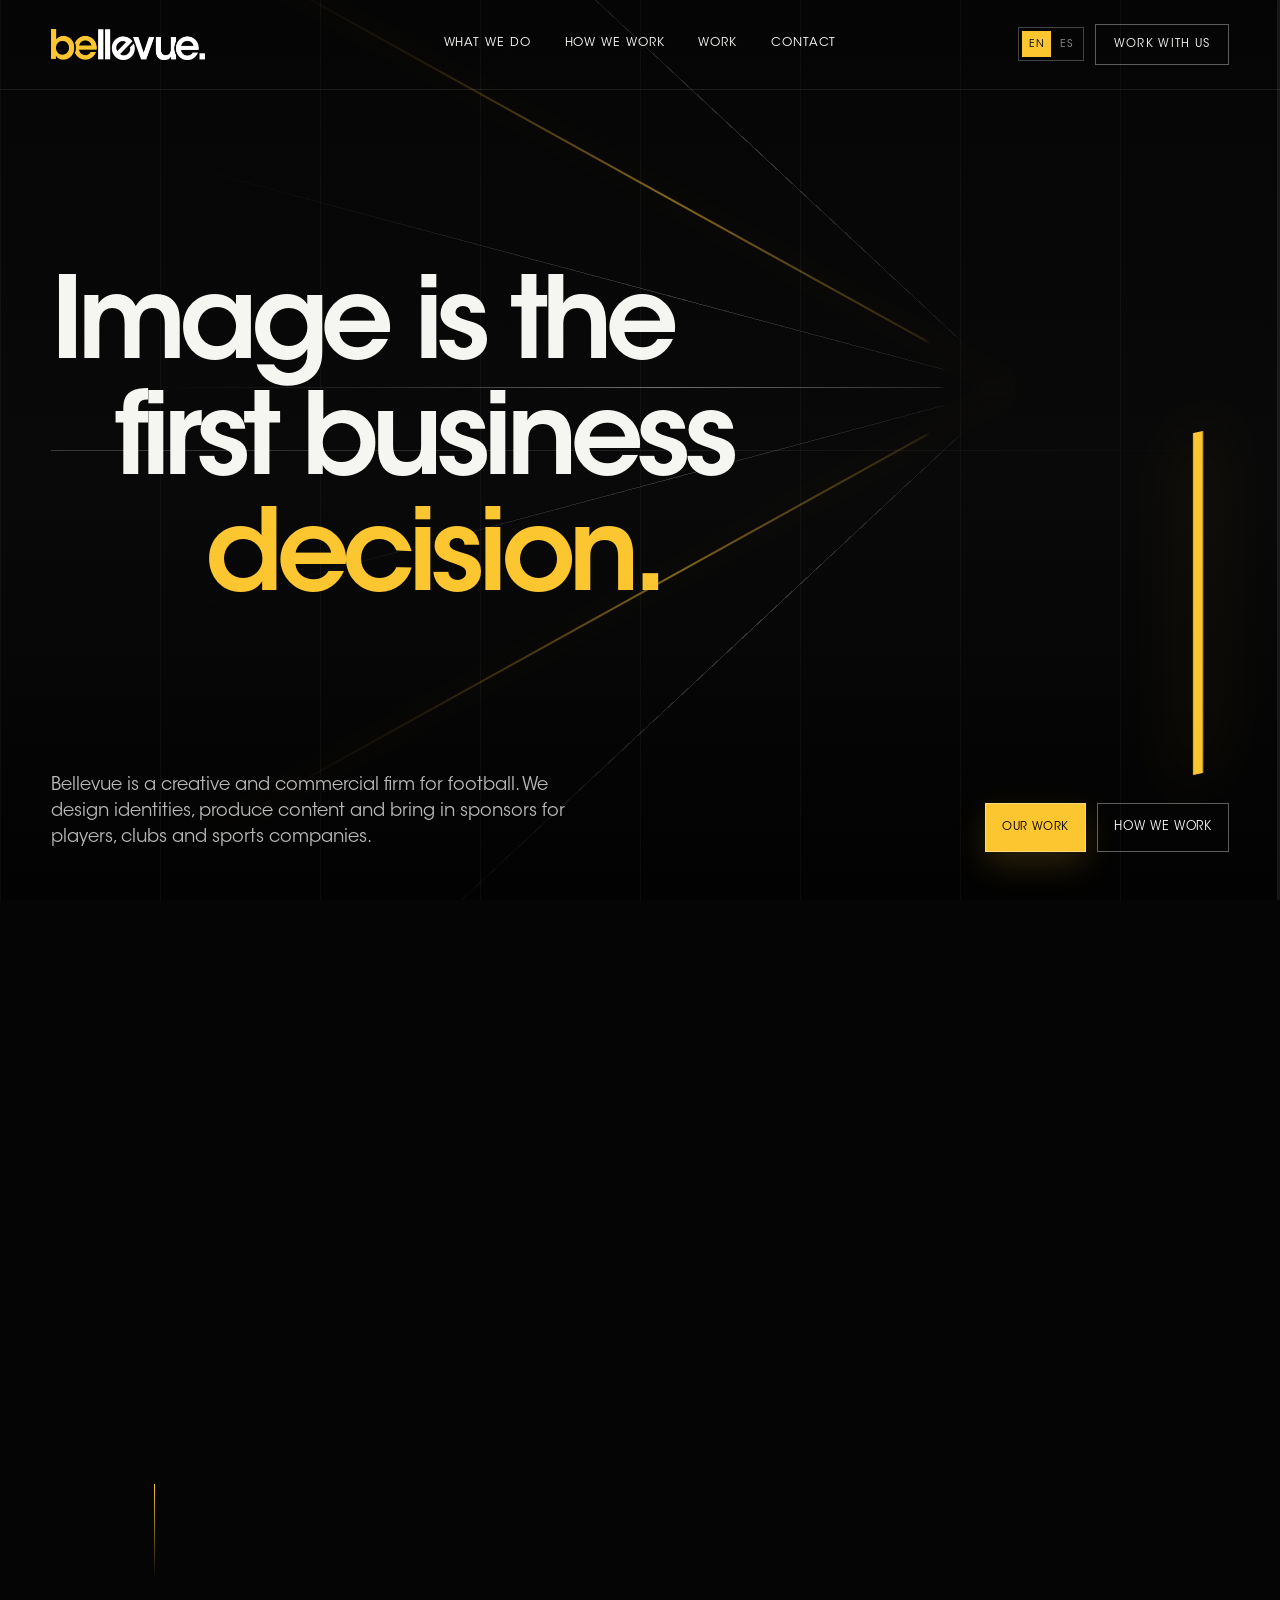
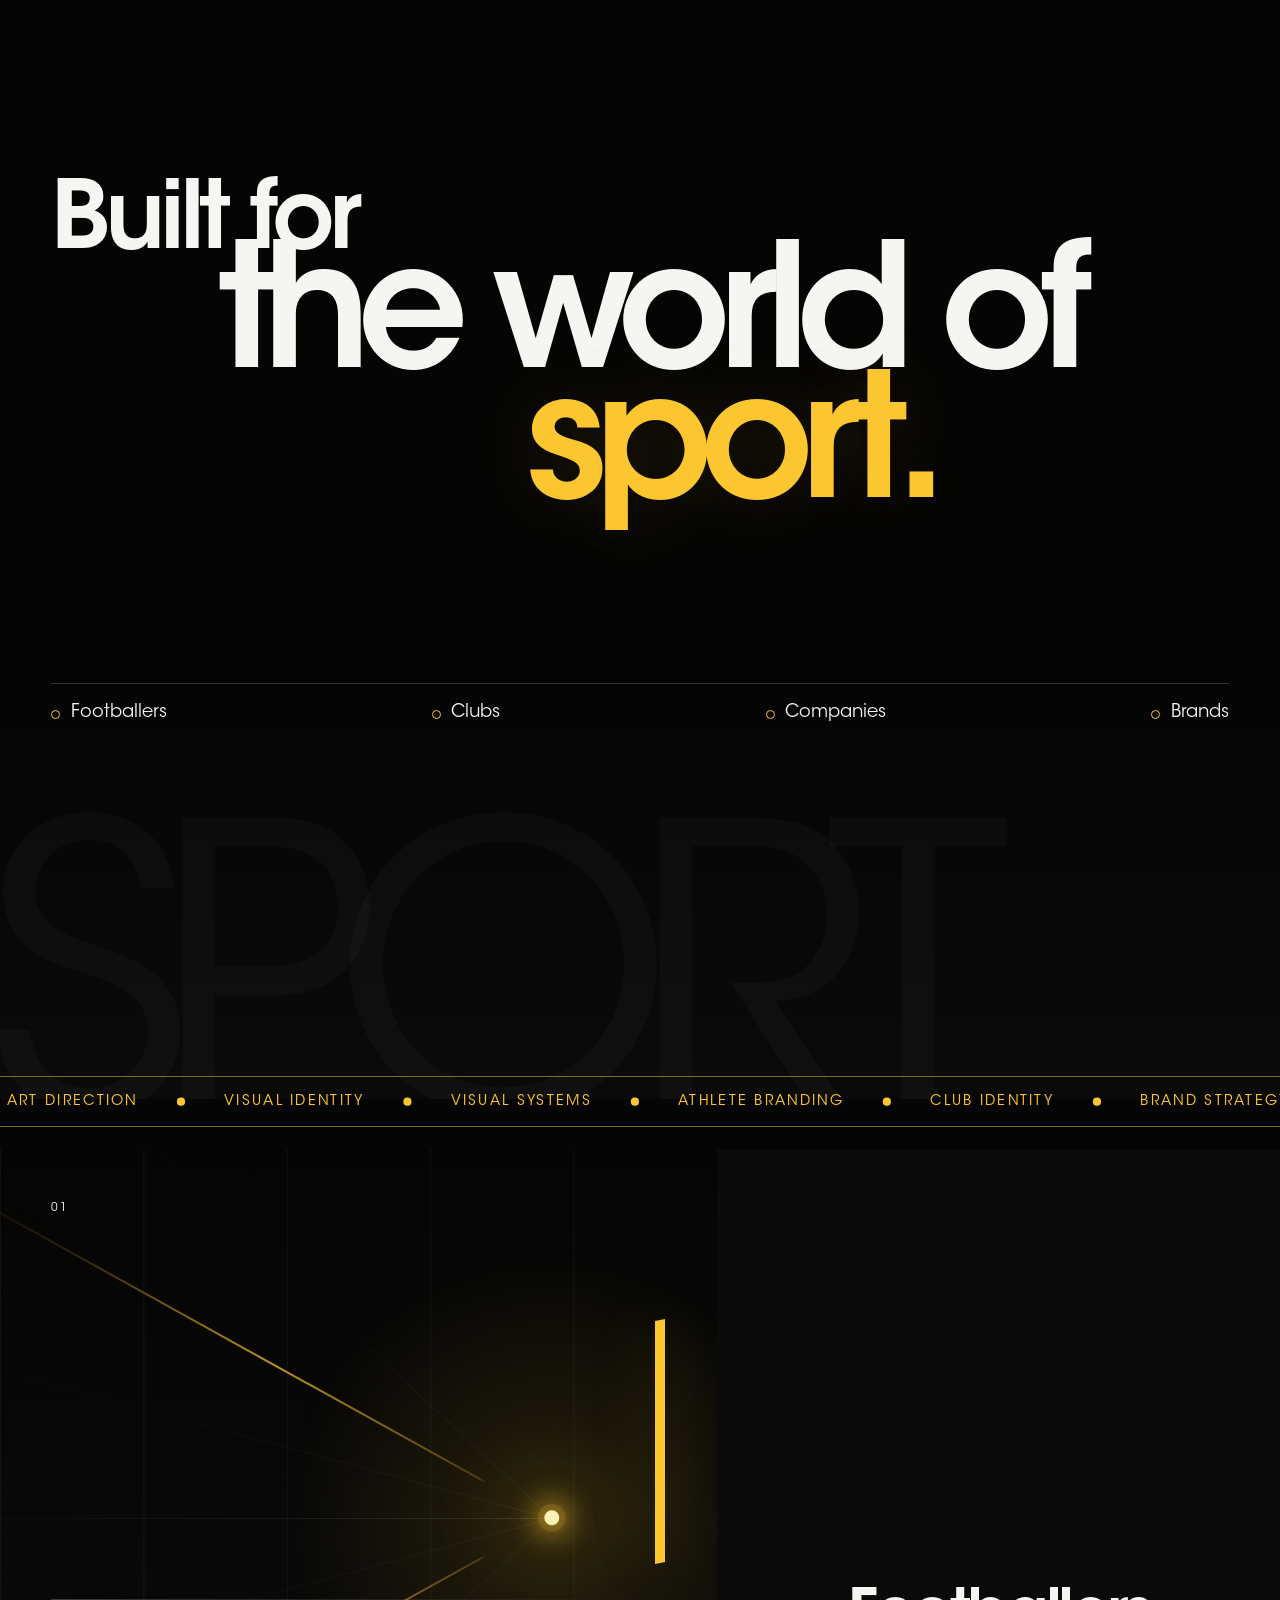
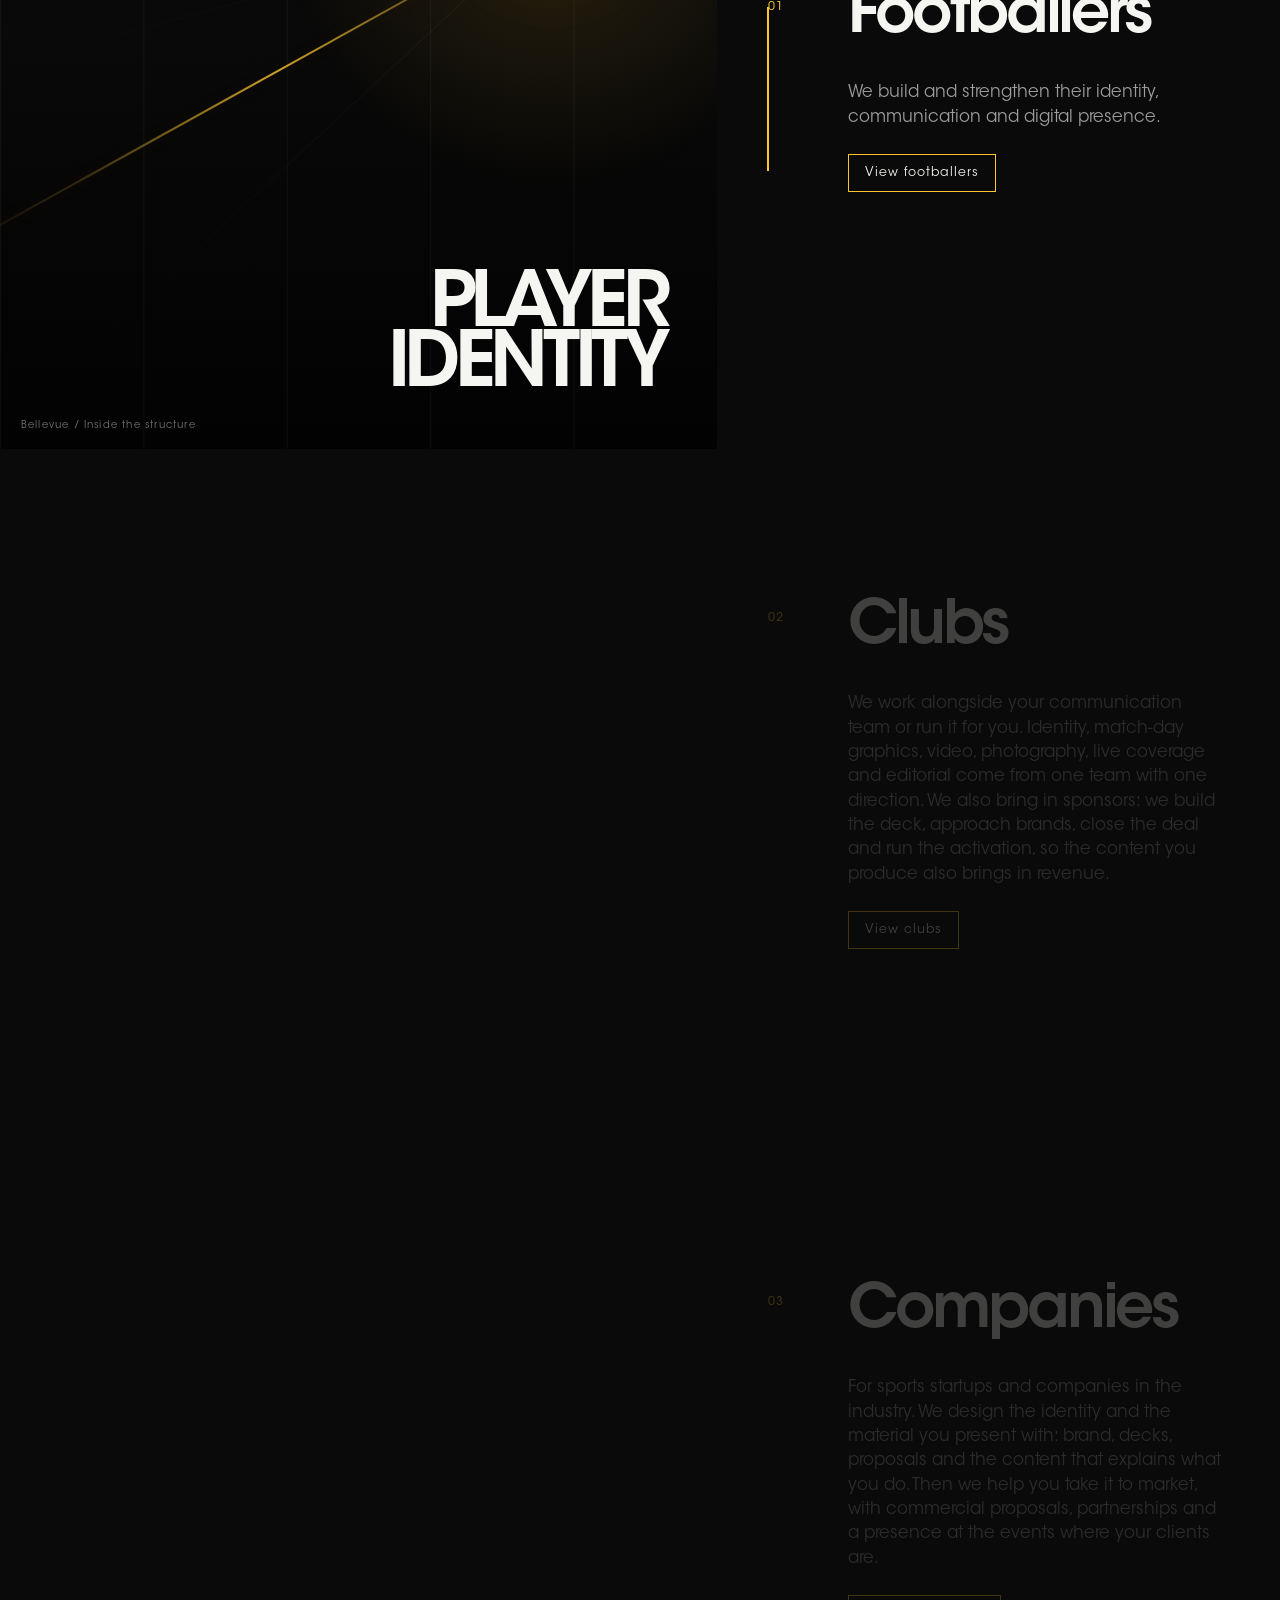
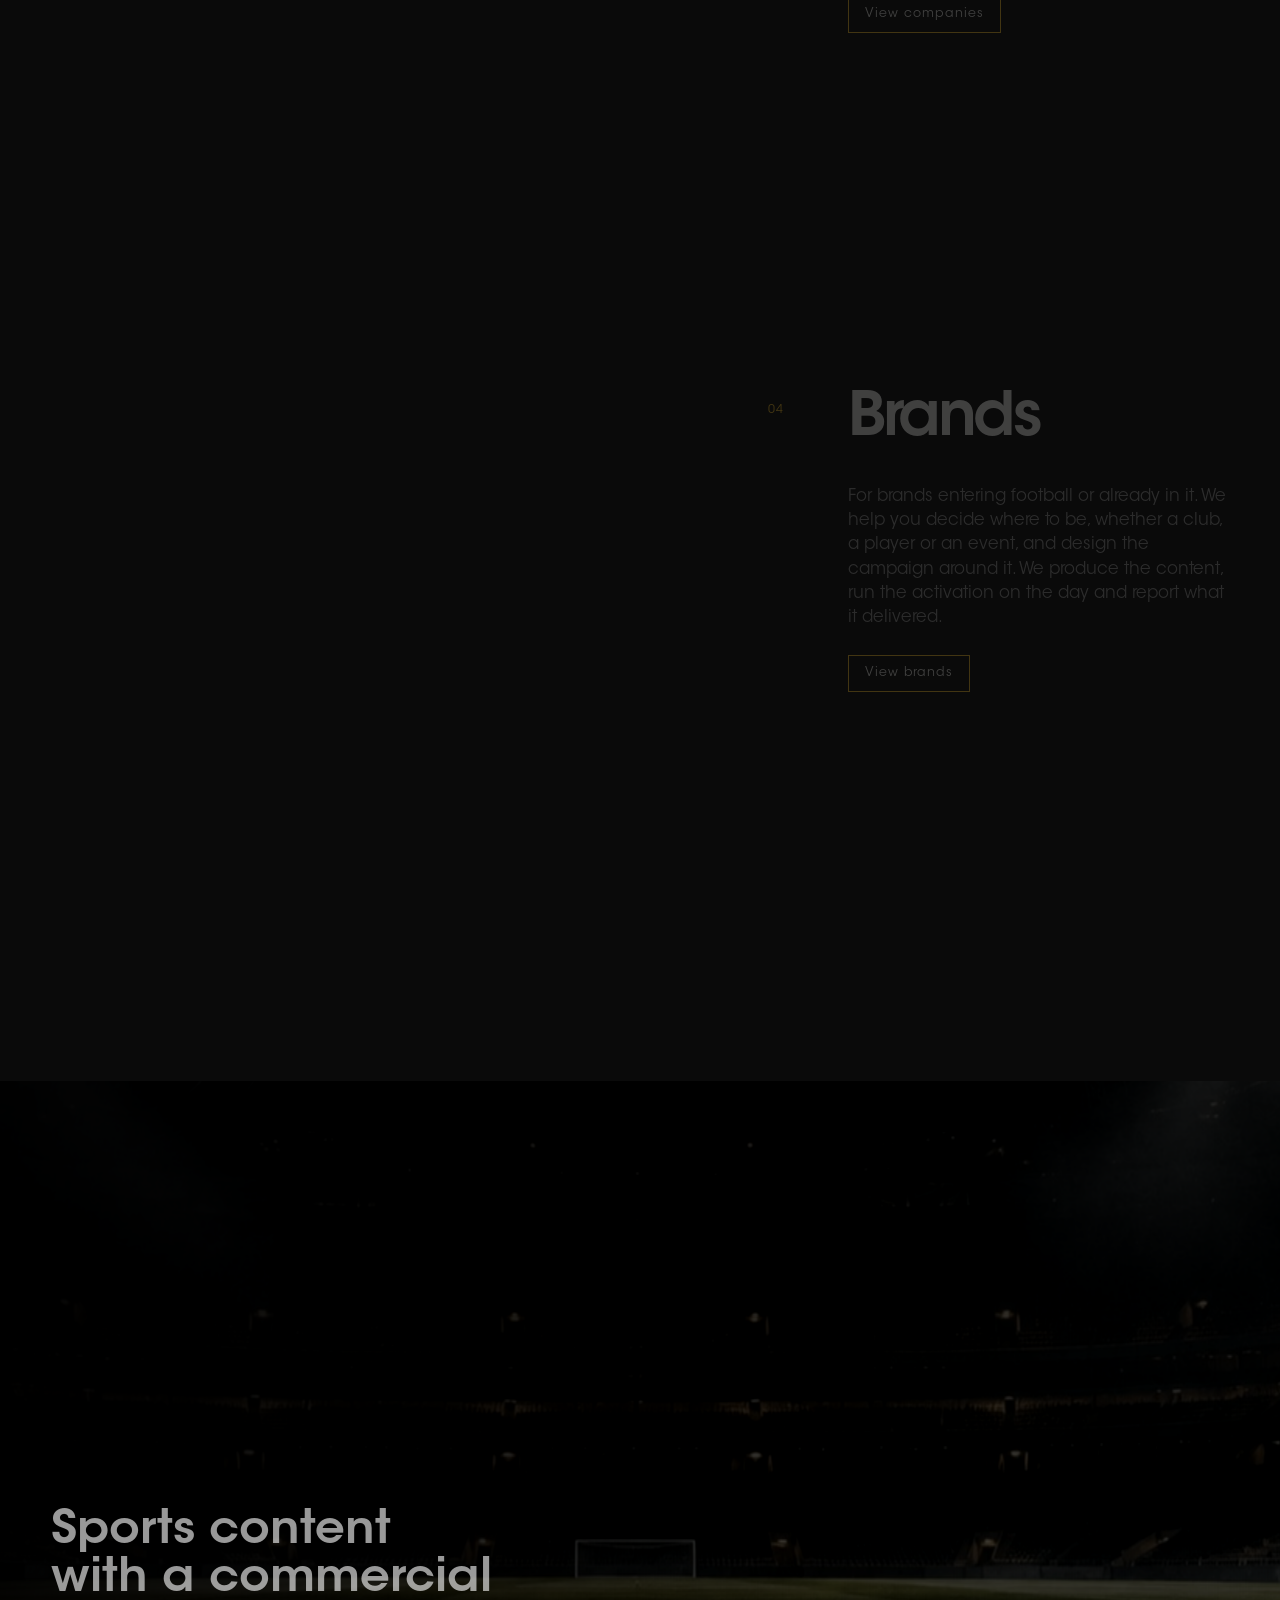
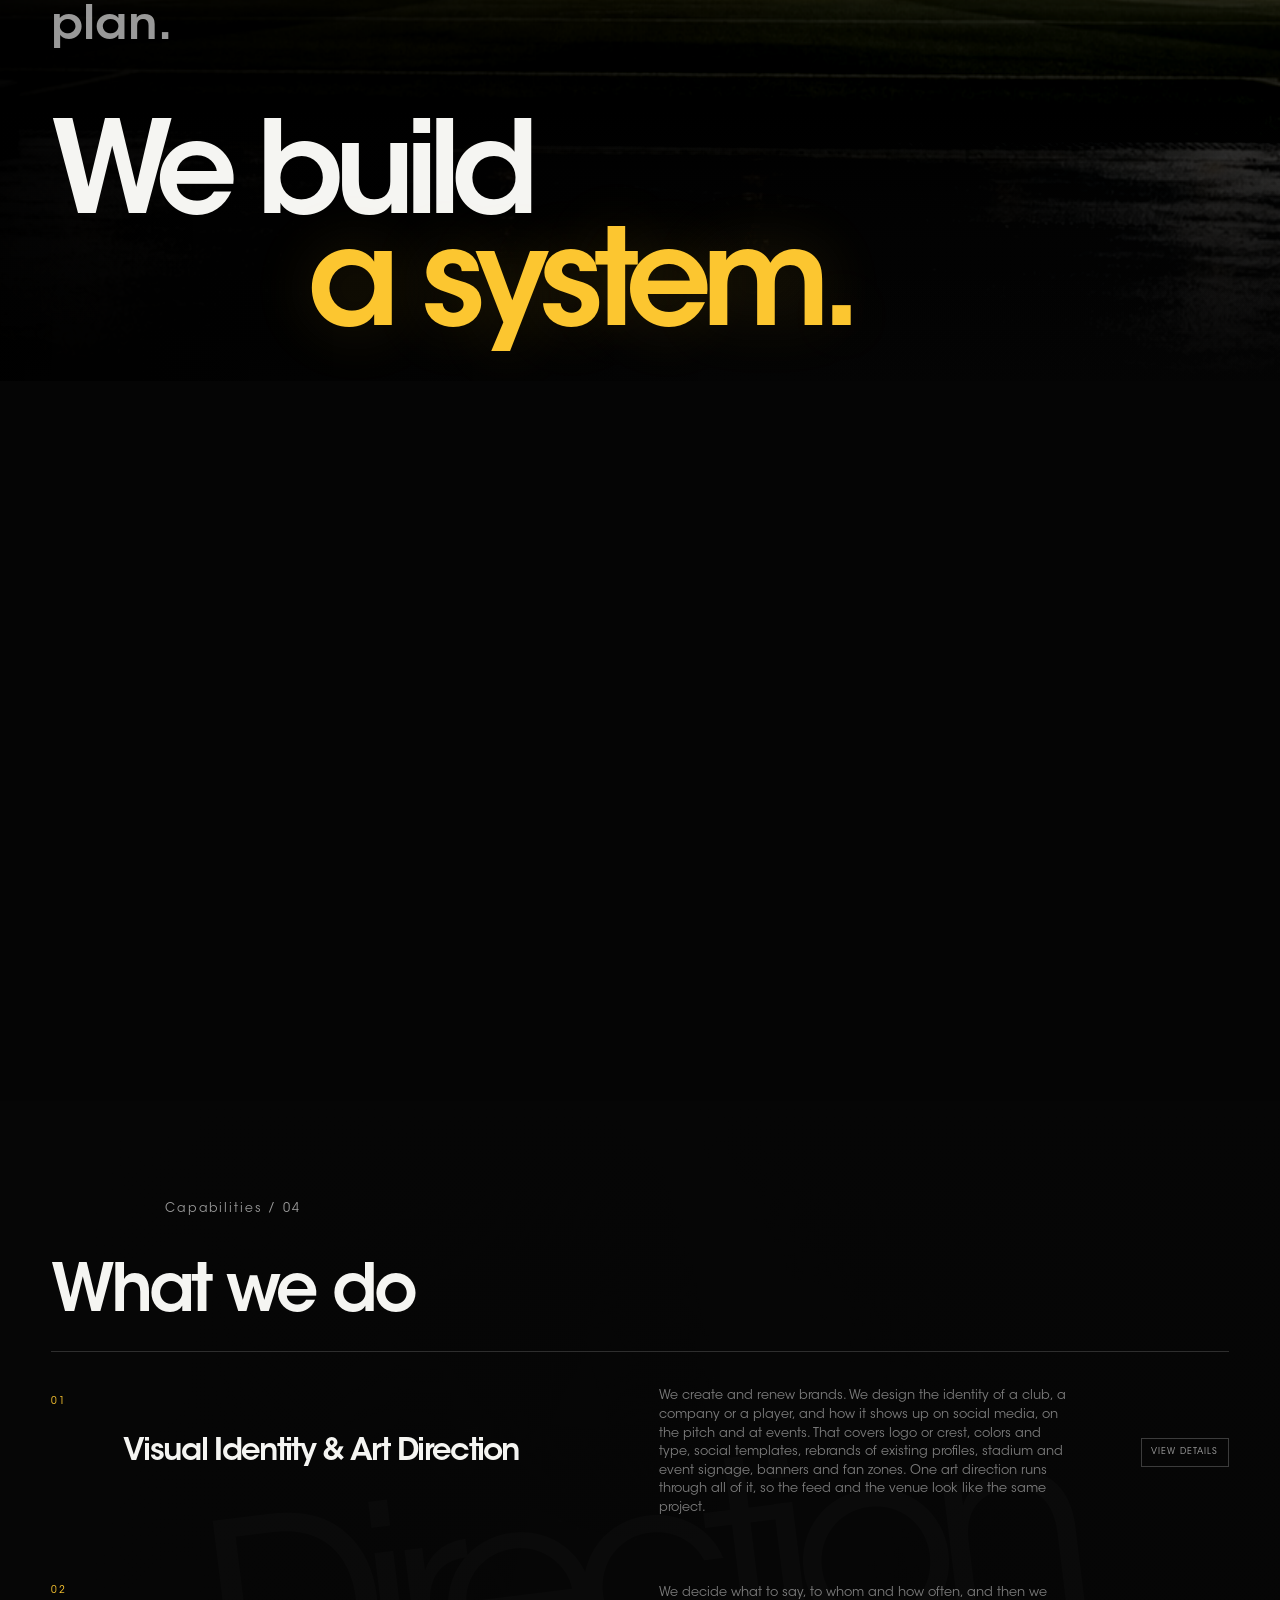
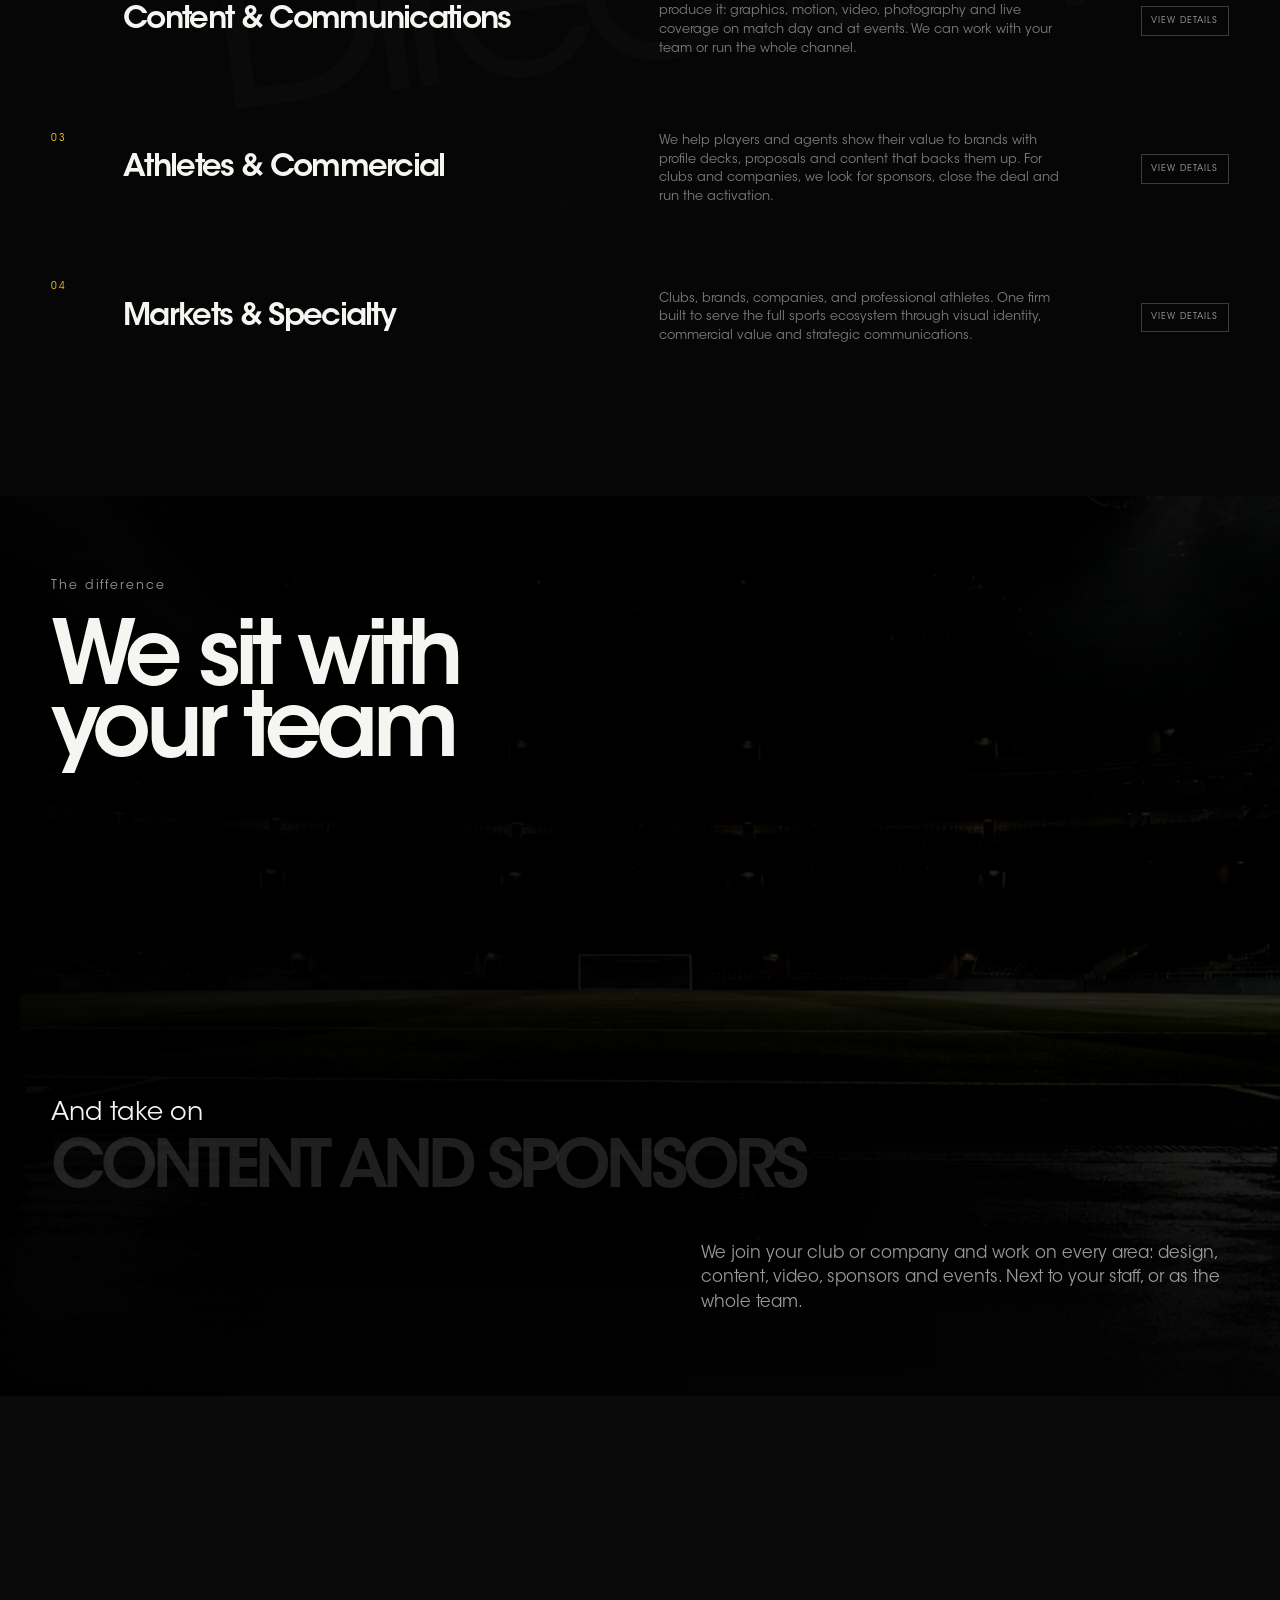
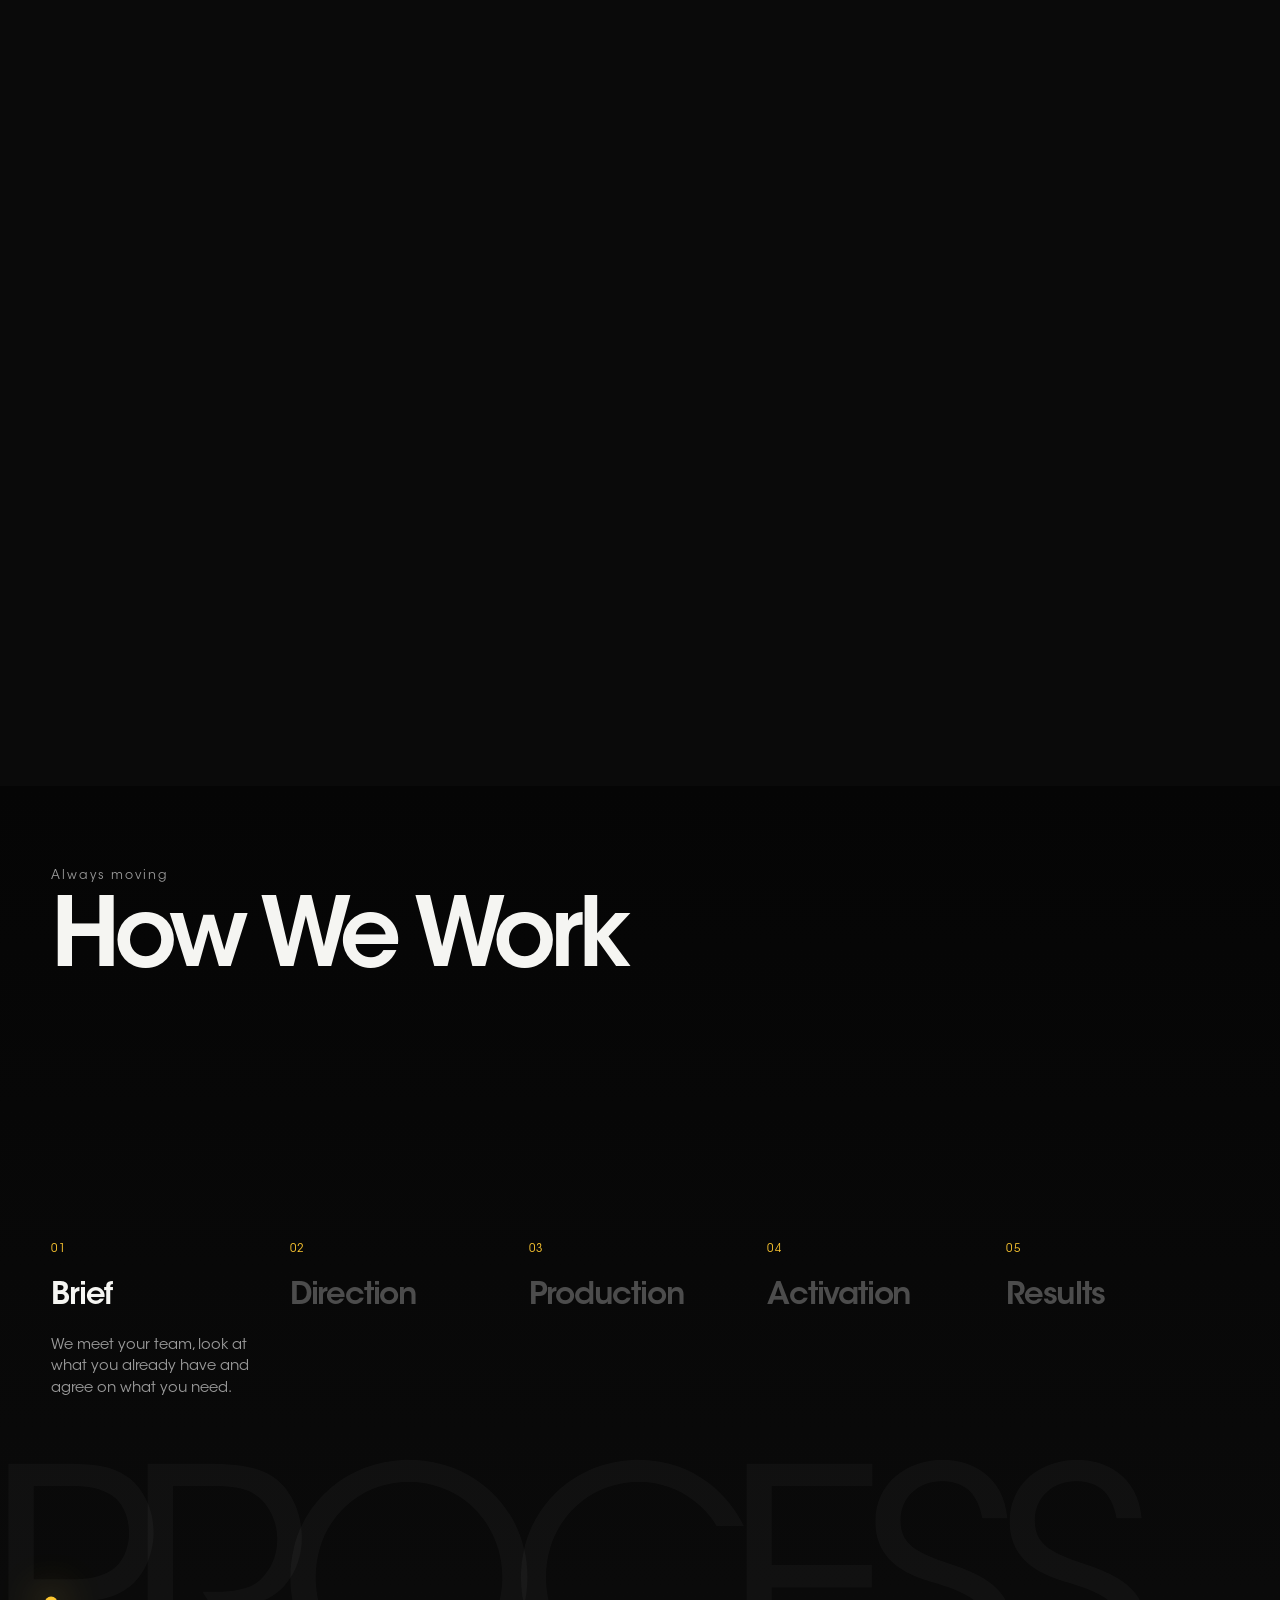
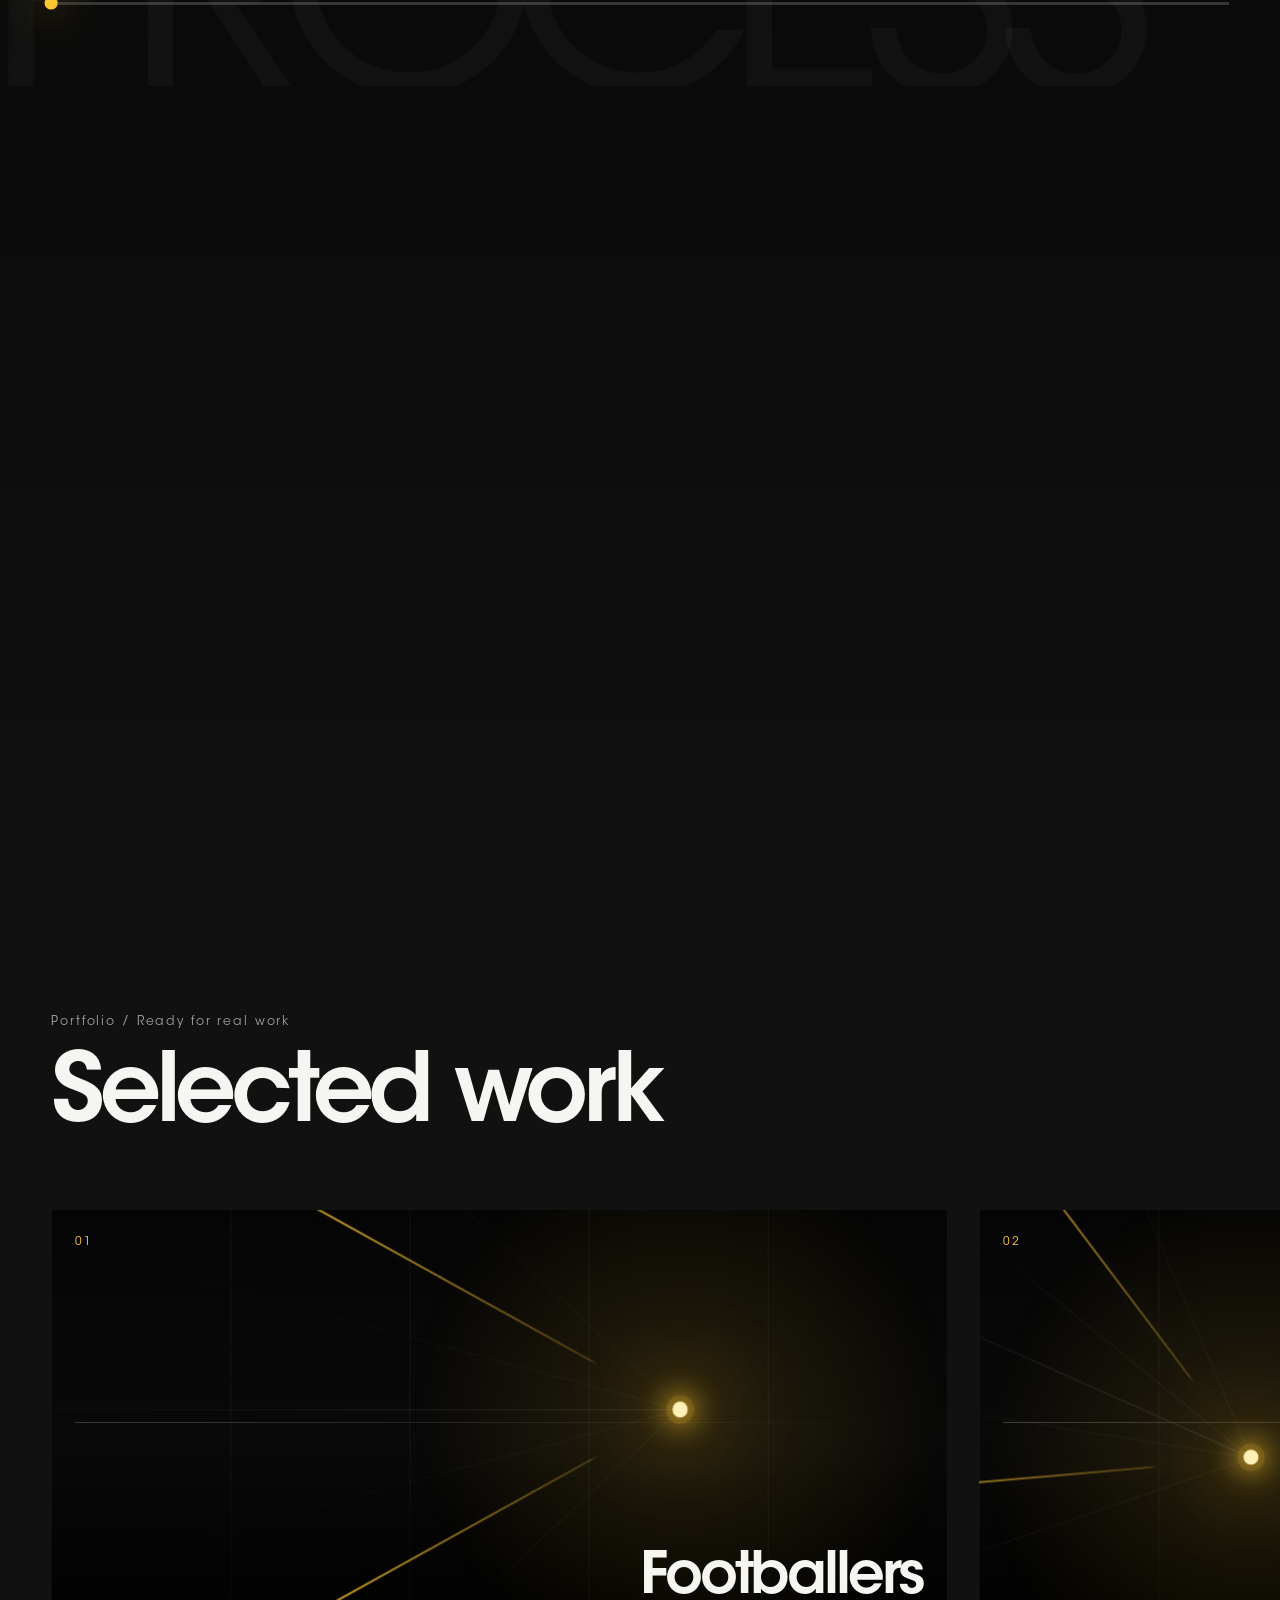
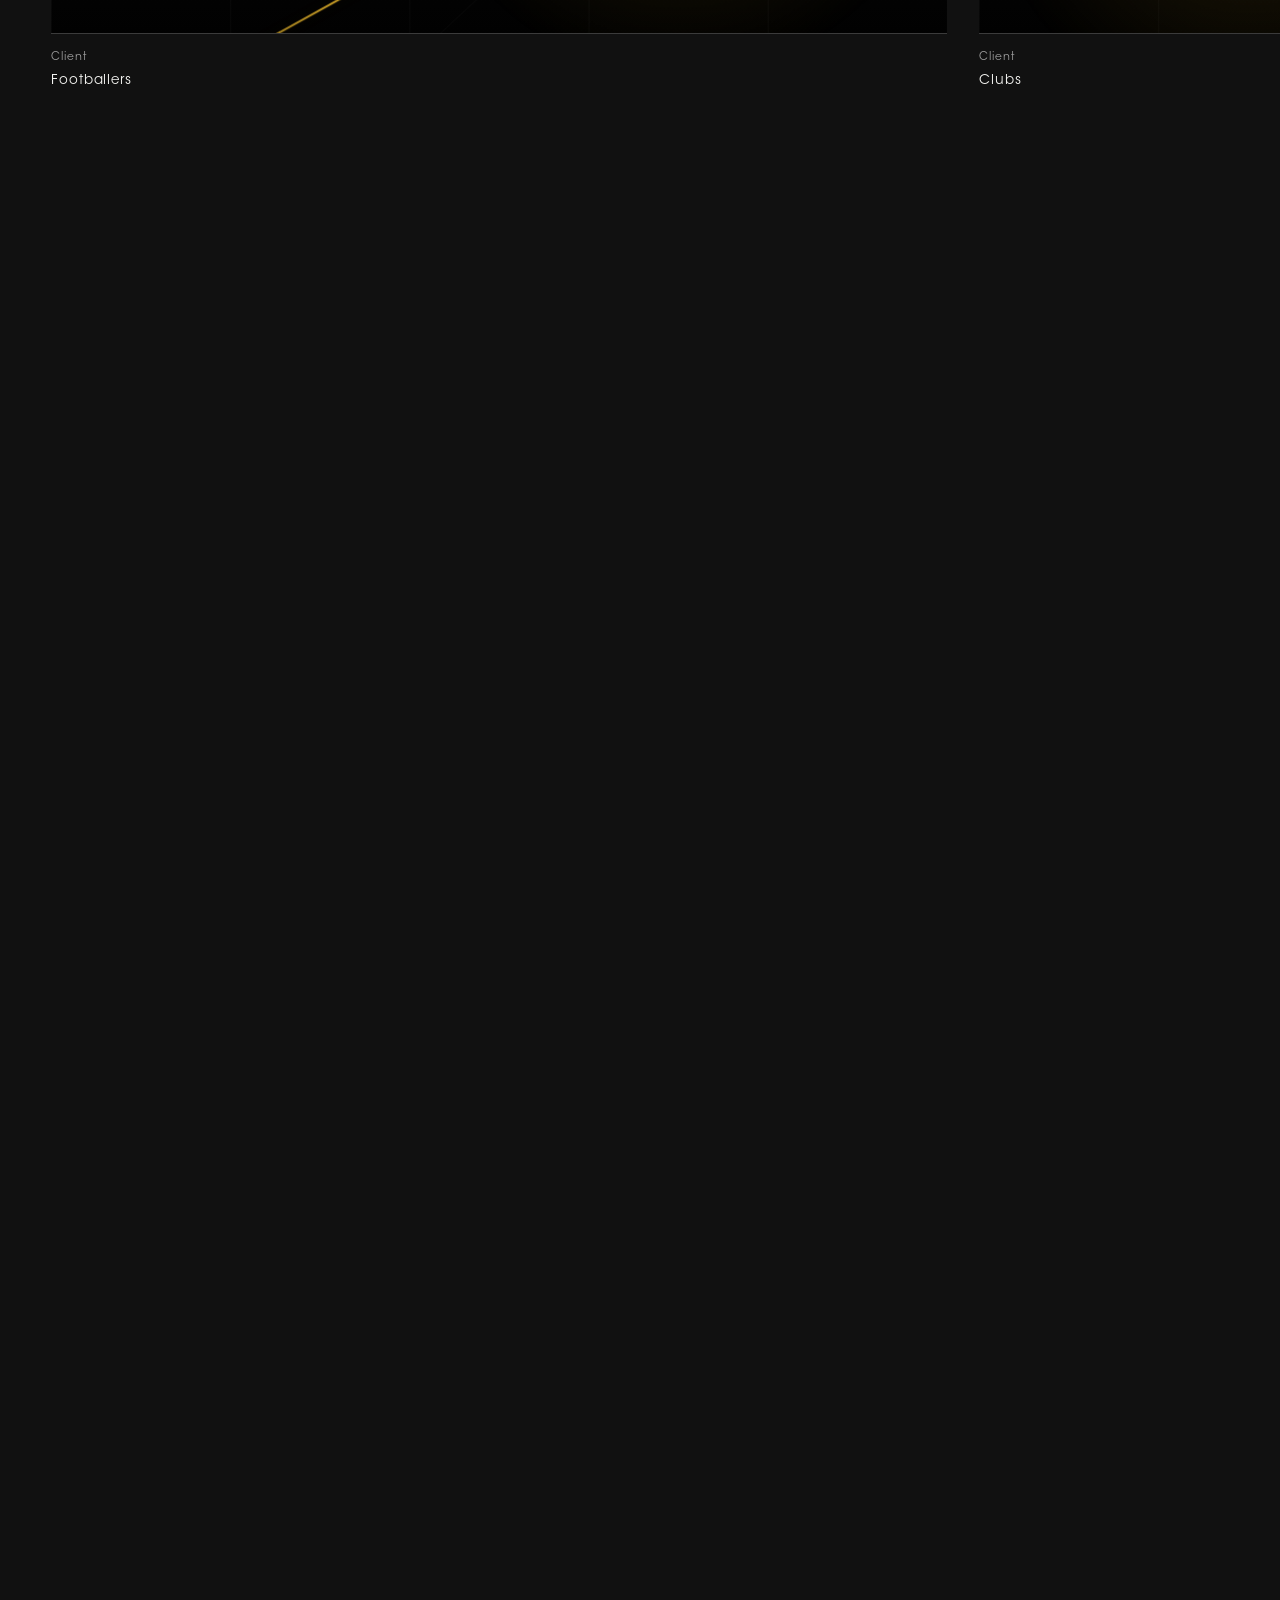
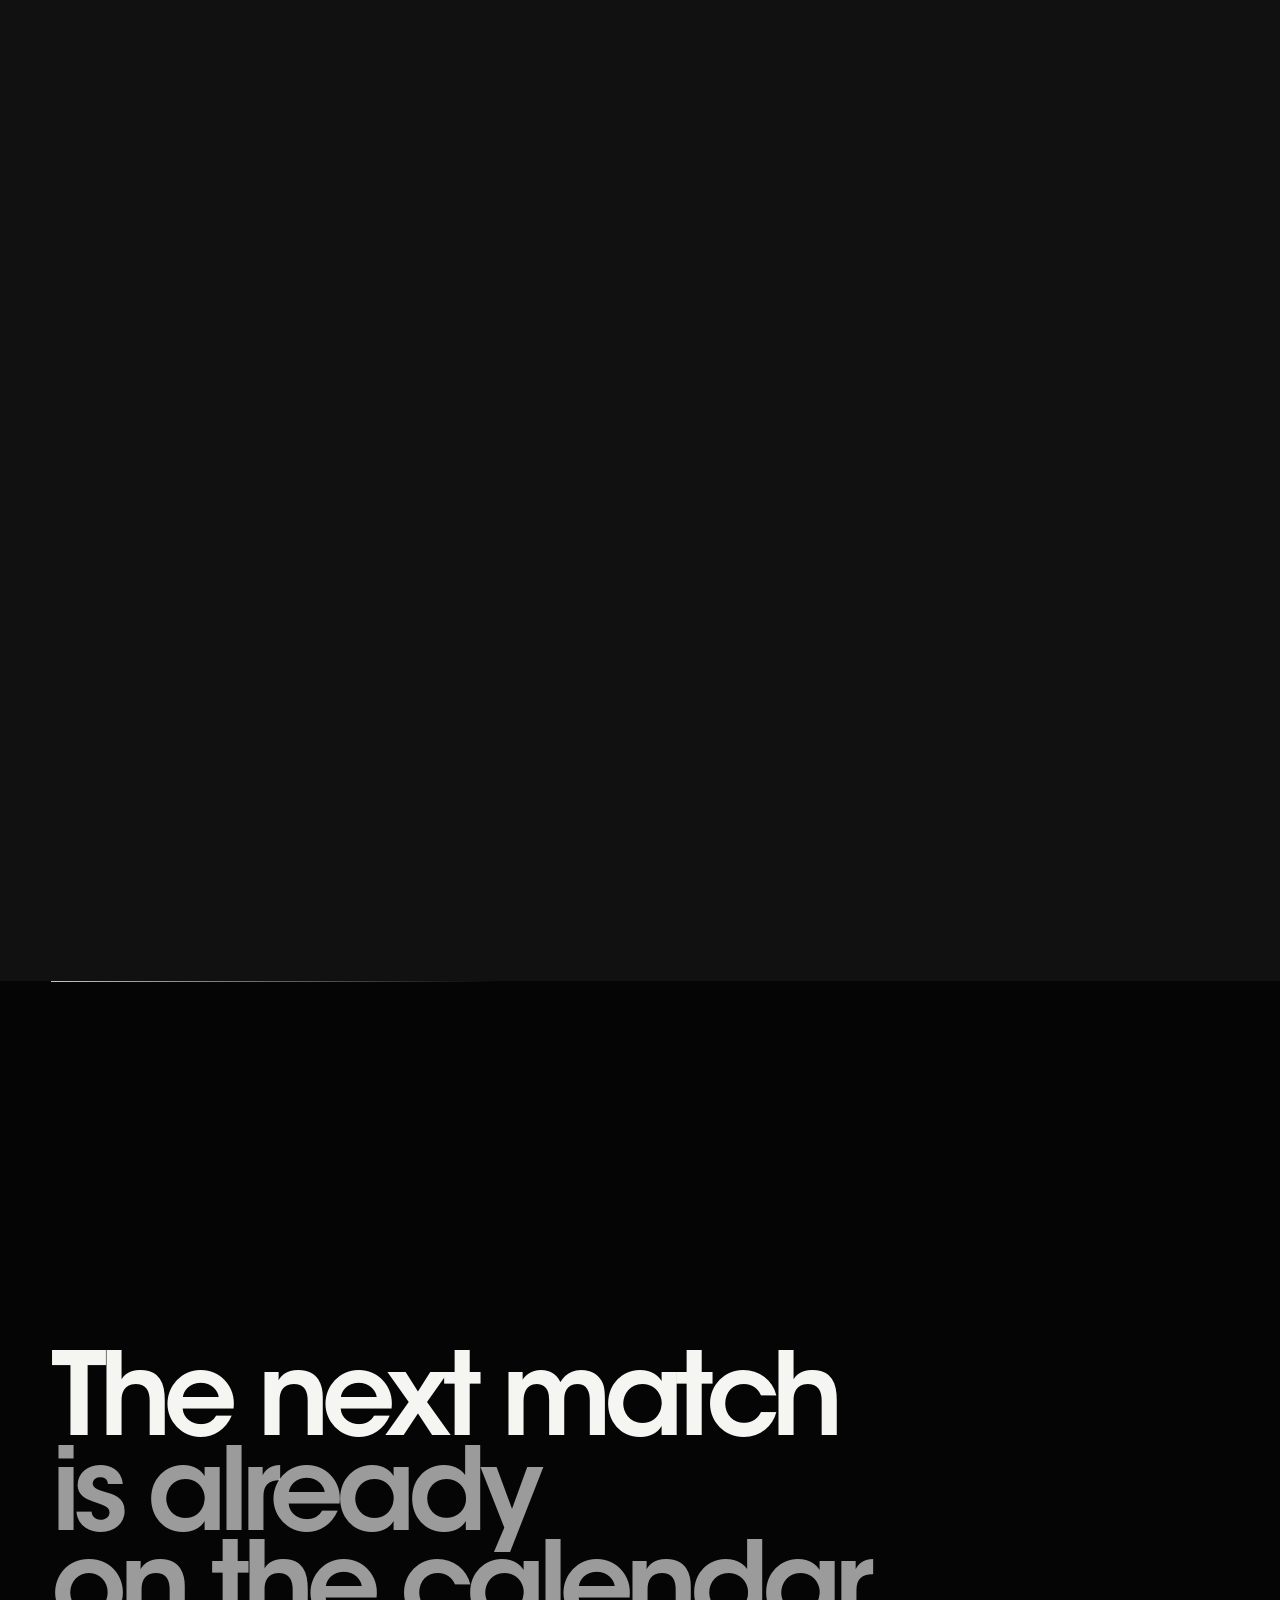
<file: index.html>
<!doctype html>
<html lang="en">
  <head>
    <meta charset="UTF-8" />
    <meta name="viewport" content="width=device-width, initial-scale=1.0" />
    <meta name="theme-color" content="#050505" />
    <meta name="description" content="Bellevue is a strategic communication, content and creative partner for footballers, clubs and sports brands." />
    <meta property="og:title" content="Bellevue - creative and commercial firm for football." />
    <meta property="og:description" content="Strategy, communication and content for the world of sport." />
    <meta property="og:type" content="website" />
    <meta name="twitter:card" content="summary" />
    <link rel="icon" href="./favicon.ico?v=transparent" sizes="any" />
    <link rel="icon" type="image/png" sizes="32x32" href="./favicon-32x32.png?v=transparent" />
    <link rel="icon" type="image/png" sizes="16x16" href="./favicon-16x16.png?v=transparent" />
    <link rel="apple-touch-icon" sizes="180x180" href="./apple-touch-icon.png?v=transparent" />
    <script>document.documentElement.classList.add("motion-full");</script>
    <link rel="stylesheet" href="./styles.css" />
    <title>Bellevue - creative and commercial firm for football.</title>
  </head>
  <body>
    <a class="skip-link" href="#main">Skip to content</a>

    <div class="intro" aria-hidden="true">
      <img class="brand-mark intro__logo" src="./assets/bellevue-logo-source.png" alt="" />
      <div class="intro__words"><span>SPORT.</span><span>IDENTITY.</span><span>COMMUNICATION.</span></div>
      <div class="intro__loader"><i></i></div>
    </div>

    <div class="scroll-progress" aria-hidden="true"><i></i></div>
    <div class="page-wipe" aria-hidden="true"></div>
    <div class="cursor-aura" data-cursor-aura aria-hidden="true"></div>

    <header class="nav" data-nav>
      <a class="nav__brand" href="#top" aria-label="Bellevue home"><img class="brand-mark" src="./assets/bellevue-logo-source.png" alt="Bellevue" /></a>
      <nav class="nav__links" aria-label="Primary navigation">
        <a href="#services">What We Do</a><a href="#process">How We Work</a><a href="#work">Work</a><a href="#contact">Contact</a>
      </nav>
      <div class="nav__actions">
        <div class="language-switcher" role="group" aria-label="Language selector"><button type="button" data-language="en" aria-pressed="true">EN</button><button type="button" data-language="es" aria-pressed="false">ES</button></div>
        <a class="nav__cta" href="#contact">Work with us</a>
      </div>
      <button class="nav__menu" type="button" aria-expanded="false" aria-controls="mobile-menu" aria-label="Open menu"><span></span><span></span></button>
    </header>

    <div class="mobile-menu" id="mobile-menu" aria-hidden="true">
      <nav aria-label="Mobile navigation"><a href="#services">What We Do</a><a href="#process">How We Work</a><a href="#work">Work</a><a href="#contact">Contact</a></nav>
      <div class="language-switcher language-switcher--mobile" role="group" aria-label="Language selector"><button type="button" data-language="en" aria-pressed="true">EN</button><button type="button" data-language="es" aria-pressed="false">ES</button></div>
      <p>Bellevue / Sports communication</p>
    </div>

    <main id="main">
      <section class="hero" id="top" aria-labelledby="hero-title">
        <div class="hero__stage">
          <figure class="hero__field">
            <div class="field__vectors" aria-hidden="true"><i></i><i></i><i></i><i></i><i></i><i></i><i></i></div>
            <div class="field__grid" aria-hidden="true"></div>
          </figure>
          <div class="hero__shade"></div>
          <h1 id="hero-title" class="hero__title"><span>Image is the</span><span>first business</span><span><em>decision.</em></span></h1>
          <p class="hero__copy">Bellevue is a creative and commercial firm for football. We design identities, produce content and bring in sponsors for players, clubs and sports companies.</p>
          <div class="hero__actions">
            <a class="hero__work" href="#work">Our work</a>
            <a class="hero__discover" href="#world">How we work</a>
          </div>
          <div class="hero__counter"><span>01</span><i></i><span>08</span></div>
        </div>
      </section>

      <section class="world" id="world" aria-labelledby="world-title">
        <p class="eyebrow reveal">Inside the game / Beyond the feed</p>
        <h2 id="world-title" class="world__title"><span class="reveal">Built for</span><span class="reveal">the world of</span><span class="gold reveal">sport.</span></h2>
        <div class="world__roles" aria-label="Who Bellevue works with"><span>Footballers</span><span>Clubs</span><span>Companies</span><span>Brands</span></div>
      </section>

      <div class="signal-strip" aria-hidden="true">
        <div><span>ART DIRECTION</span><i></i><span>VISUAL IDENTITY</span><i></i><span>VISUAL SYSTEMS</span><i></i><span>ATHLETE BRANDING</span><i></i><span>CLUB IDENTITY</span><i></i><span>BRAND STRATEGY</span><i></i><span>CORPORATE IMAGE</span><i></i><span>MEDIA INTEGRATION</span><i></i><span>CAMPAIGN DIRECTION</span><i></i><span>COMMERCIAL POSITIONING</span><i></i><span>COMMUNICATION SYSTEMS</span><i></i><span>BRAND RECOGNITION</span></div>
        <div><span>ART DIRECTION</span><i></i><span>VISUAL IDENTITY</span><i></i><span>VISUAL SYSTEMS</span><i></i><span>ATHLETE BRANDING</span><i></i><span>CLUB IDENTITY</span><i></i><span>BRAND STRATEGY</span><i></i><span>CORPORATE IMAGE</span><i></i><span>MEDIA INTEGRATION</span><i></i><span>CAMPAIGN DIRECTION</span><i></i><span>COMMERCIAL POSITIONING</span><i></i><span>COMMUNICATION SYSTEMS</span><i></i><span>BRAND RECOGNITION</span></div>
      </div>

      <section class="audience" aria-labelledby="audience-title">
        <h2 id="audience-title" class="sr-only">Who we work with</h2>
        <div class="audience__media" aria-hidden="true">
          <div class="audience__flare"><i></i><i></i><i></i><i></i><i></i><i></i><i></i></div>
          <div class="audience__visual audience__visual--1 is-active"><span>01</span><b>PLAYER<br />IDENTITY</b></div>
          <div class="audience__visual audience__visual--2"><span>02</span><b>CLUB<br />CULTURE</b></div>
          <div class="audience__visual audience__visual--3"><span>03</span><b>CORPORATE<br />IMAGE</b></div>
          <div class="audience__visual audience__visual--4"><span>04</span><b>BRAND<br />ENERGY</b></div>
          <p>Bellevue / Inside the structure</p>
        </div>
        <div class="audience__chapters" data-audience-list></div>
      </section>

      <section class="bridge" aria-labelledby="bridge-title">
        <div class="bridge__stage">
          <img class="bridge__image" src="./assets/stadium-tunnel.jpg" alt="Floodlit stadium beyond a dark players' tunnel" loading="lazy" />
          <div class="field__vectors bridge__vectors" aria-hidden="true"><i></i><i></i><i></i><i></i><i></i><i></i><i></i></div>
          <p>Sports content<br />with a commercial<br />plan.</p>
          <h2 id="bridge-title">We build<br /><span>a system.</span></h2>
        </div>
      </section>

      <section class="services" id="services" aria-labelledby="services-title">
        <div class="section-head"><p class="eyebrow">Capabilities / 04</p><h2 id="services-title">What we do</h2></div>
        <div class="services__backdrop" aria-hidden="true"><img src="./assets/player-rain.jpg" alt="" loading="lazy" /><span>Direction</span></div>
        <div class="services__list" data-services></div>
      </section>

      <dialog class="service-card" id="service-card" data-service-card aria-labelledby="service-card-title">
        <button class="service-card__close" type="button" data-service-card-close aria-label="Close capability details">×</button>
        <p class="eyebrow" data-service-card-number></p>
        <h2 id="service-card-title" data-service-card-title></h2>
        <p class="service-card__description" data-service-card-description></p>
        <p class="service-card__tags" data-service-card-tags></p>
      </dialog>

      <section class="team" aria-labelledby="team-title">
        <div class="team__stage">
          <p class="eyebrow">The difference</p>
          <h2 id="team-title">We sit with<br />your team</h2>
          <div class="team__statement"><span>And take on</span><strong data-text="CONTENT AND SPONSORS">CONTENT AND SPONSORS</strong></div>
          <p class="team__copy">We join your club or company and work on every area: design, content, video, sponsors and events. Next to your staff, or as the whole team.</p>
        </div>
      </section>

      <section class="process" id="process" aria-labelledby="process-title">
        <div class="process__stage">
          <p class="process__ghost" aria-hidden="true">PROCESS</p>
          <div class="section-head"><p class="eyebrow">Always moving</p><h2 id="process-title">How We Work</h2></div>
          <ol class="process__steps" data-process></ol>
          <div class="process__line" aria-hidden="true"><i></i></div>
        </div>
      </section>

      <section class="work" id="work" aria-labelledby="work-title">
        <div class="work__stage">
          <div class="section-head work__head"><p class="eyebrow">Portfolio / Ready for real work</p><h2 id="work-title">Selected work</h2></div>
          <div class="work__track" data-work></div>
        </div>
      </section>

      <section class="manifesto" aria-labelledby="manifesto-title">
        <div class="manifesto__lead"><h2 id="manifesto-title">The next match<br /><span>is already<br />on the calendar.</span></h2></div>
        <div class="manifesto__words" aria-label="DESIGN CONTENT SPONSORS EVENTS"><span>DESIGN</span><span>CONTENT</span><span>SPONSORS</span><span class="gold">EVENTS</span></div>
      </section>

      <section class="final" id="contact" aria-labelledby="contact-title">
        <div class="final__top"><p class="eyebrow">Contact / Bellevue</p><span>08 / 08</span></div>
        <div class="contact-layout">
          <div class="contact-layout__intro"><h2 id="contact-title">Let's build<br /><em>what's next.</em></h2><p>If you need a team behind your communication, let's talk.</p></div>
          <form class="contact-form" data-contact-form action="https://formsubmit.co/bellevuecommercial@gmail.com" method="POST">
            <input type="hidden" name="_subject" value="New Bellevue website enquiry" />
            <input type="hidden" name="_template" value="table" />
            <input type="hidden" name="_captcha" value="false" />
            <input type="hidden" name="_url" value="" />
            <input class="contact-form__honey" type="text" name="_honey" tabindex="-1" autocomplete="off" aria-hidden="true" />
            <label class="contact-field"><span>I’m reaching out as</span><select name="contactType" required><option value="" selected disabled>Select one</option><option>Club</option><option>Company</option><option>Athlete</option><option>Other</option></select></label>
            <label class="contact-field"><span>Tell us about your idea <em>optional</em></span><textarea name="idea" rows="4" placeholder="Your project, challenge or opportunity"></textarea></label>
            <label class="contact-field"><span>Full name</span><input name="fullName" type="text" autocomplete="name" required /></label>
            <label class="contact-field"><span>Email</span><input name="email" type="email" autocomplete="email" required /></label>
            <label class="contact-field"><span>Phone number <em>optional</em></span><input name="phone" type="tel" autocomplete="tel" /></label>
            <button class="contact-submit" type="submit">Send enquiry</button>
            <p class="contact-form__status" data-contact-status aria-live="polite"></p>
            <a class="contact-form__fallback" data-contact-fallback href="mailto:bellevuecommercial@gmail.com" hidden>Email us directly</a>
          </form>
        </div>
      </section>
    </main>

    <footer class="footer">
      <div class="footer__brand"><img class="brand-mark" src="./assets/bellevue-logo-source.png" alt="Bellevue" /></div>
      <div class="footer__meta"><p>Creative and commercial firm<br />from the inside.</p><p><a href="https://www.instagram.com/bellevuemedia/" target="_blank" rel="noopener noreferrer">Instagram</a> / <a href="mailto:bellevuecommercial@gmail.com">Email</a></p><p>© <span data-year></span> Bellevue<br /><span>Site developed by JS Studio</span></p></div>
    </footer>

    <script type="module" src="./main.js"></script>
  </body>
</html>
</file>
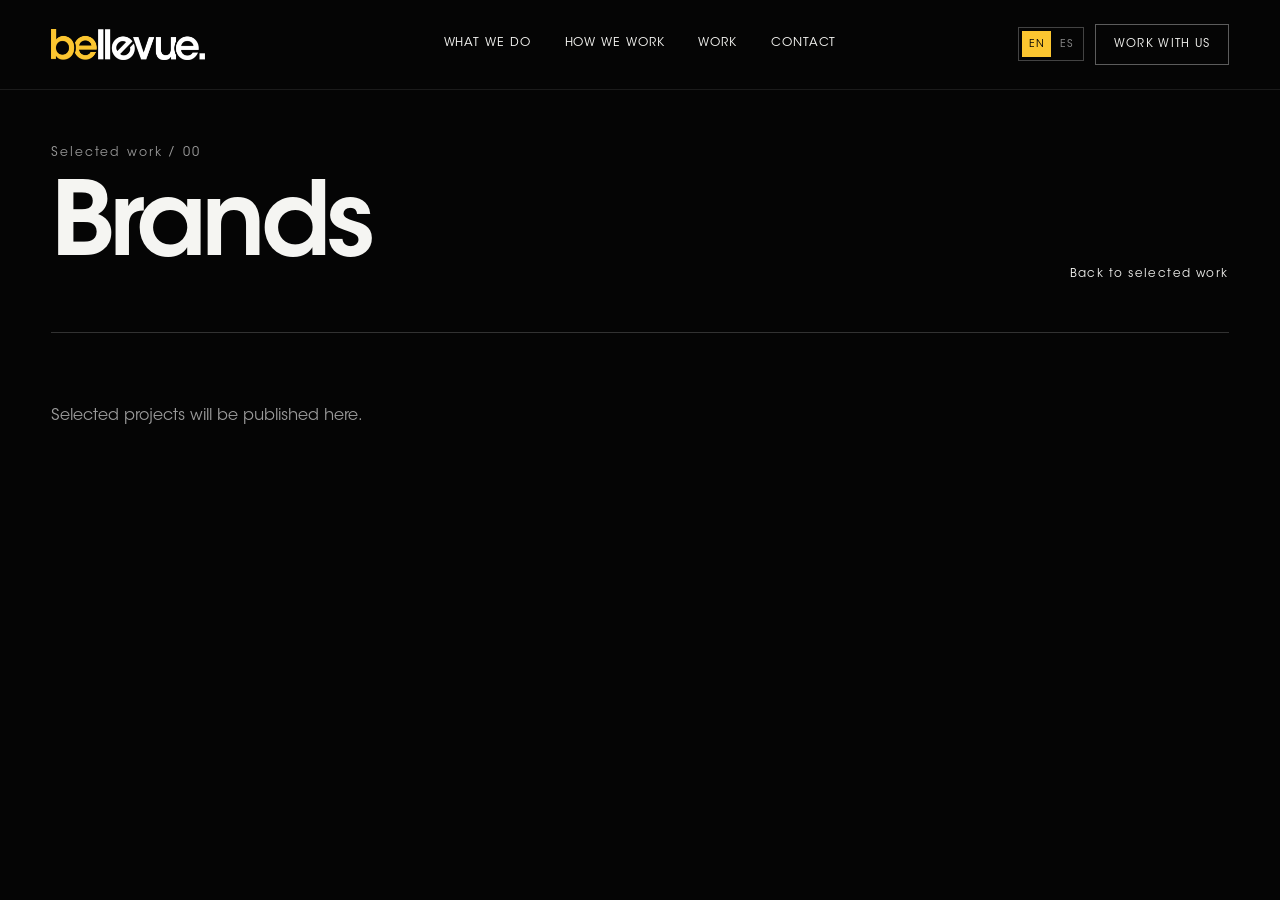
<file: brands/index.html>
<!doctype html>
<html lang="en">
  <head>
    <meta charset="UTF-8" />
    <meta name="viewport" content="width=device-width, initial-scale=1.0" />
    <meta name="theme-color" content="#050505" />
    <meta name="description" content="Bellevue for brands." />
    <link rel="icon" href="../favicon.ico?v=transparent" sizes="any" />
    <link rel="icon" type="image/png" sizes="32x32" href="../favicon-32x32.png?v=transparent" />
    <link rel="icon" type="image/png" sizes="16x16" href="../favicon-16x16.png?v=transparent" />
    <link rel="apple-touch-icon" sizes="180x180" href="../apple-touch-icon.png?v=transparent" />
    <script>document.documentElement.classList.add("motion-full");</script>
    <link rel="stylesheet" href="../styles.css" />
    <title>Brands — Bellevue</title>
  </head>
  <body class="category-page" data-category="brands">
    <a class="skip-link" href="#main">Skip to content</a><div class="page-wipe" aria-hidden="true"></div>
    <div class="cursor-aura" data-cursor-aura aria-hidden="true"></div>
    <header class="nav" data-nav>
      <a class="nav__brand" href="../#top" aria-label="Bellevue home"><img class="brand-mark" src="../assets/bellevue-logo-source.png" alt="Bellevue" /></a>
      <nav class="nav__links" aria-label="Primary navigation"><a href="../#services">What We Do</a><a href="../#process">How We Work</a><a href="../#work">Work</a><a href="../#contact">Contact</a></nav>
      <div class="nav__actions"><div class="language-switcher" role="group" aria-label="Language selector"><button type="button" data-language="en" aria-pressed="true">EN</button><button type="button" data-language="es" aria-pressed="false">ES</button></div><a class="nav__cta" href="../#contact">Work with us</a></div>
      <button class="nav__menu" type="button" aria-expanded="false" aria-controls="mobile-menu" aria-label="Open menu"><span></span><span></span></button>
    </header>
    <div class="mobile-menu" id="mobile-menu" aria-hidden="true"><nav aria-label="Mobile navigation"><a href="../#services">What We Do</a><a href="../#process">How We Work</a><a href="../#work">Work</a><a href="../#contact">Contact</a></nav><p>Bellevue / Sports communication</p></div>
    <main id="main"><section class="category-work" aria-labelledby="category-title"><div class="category-work__head"><div><p class="eyebrow">Selected work / <span data-case-study-count>00</span></p><h1 id="category-title">Brands</h1></div><a class="category-work__back" href="../#work">Back to selected work</a></div><div class="case-studies" data-case-studies></div></section></main>
    <script type="module" src="../category-page.js?v=cursor-follow-20260928"></script>
  </body>
</html>
</file>
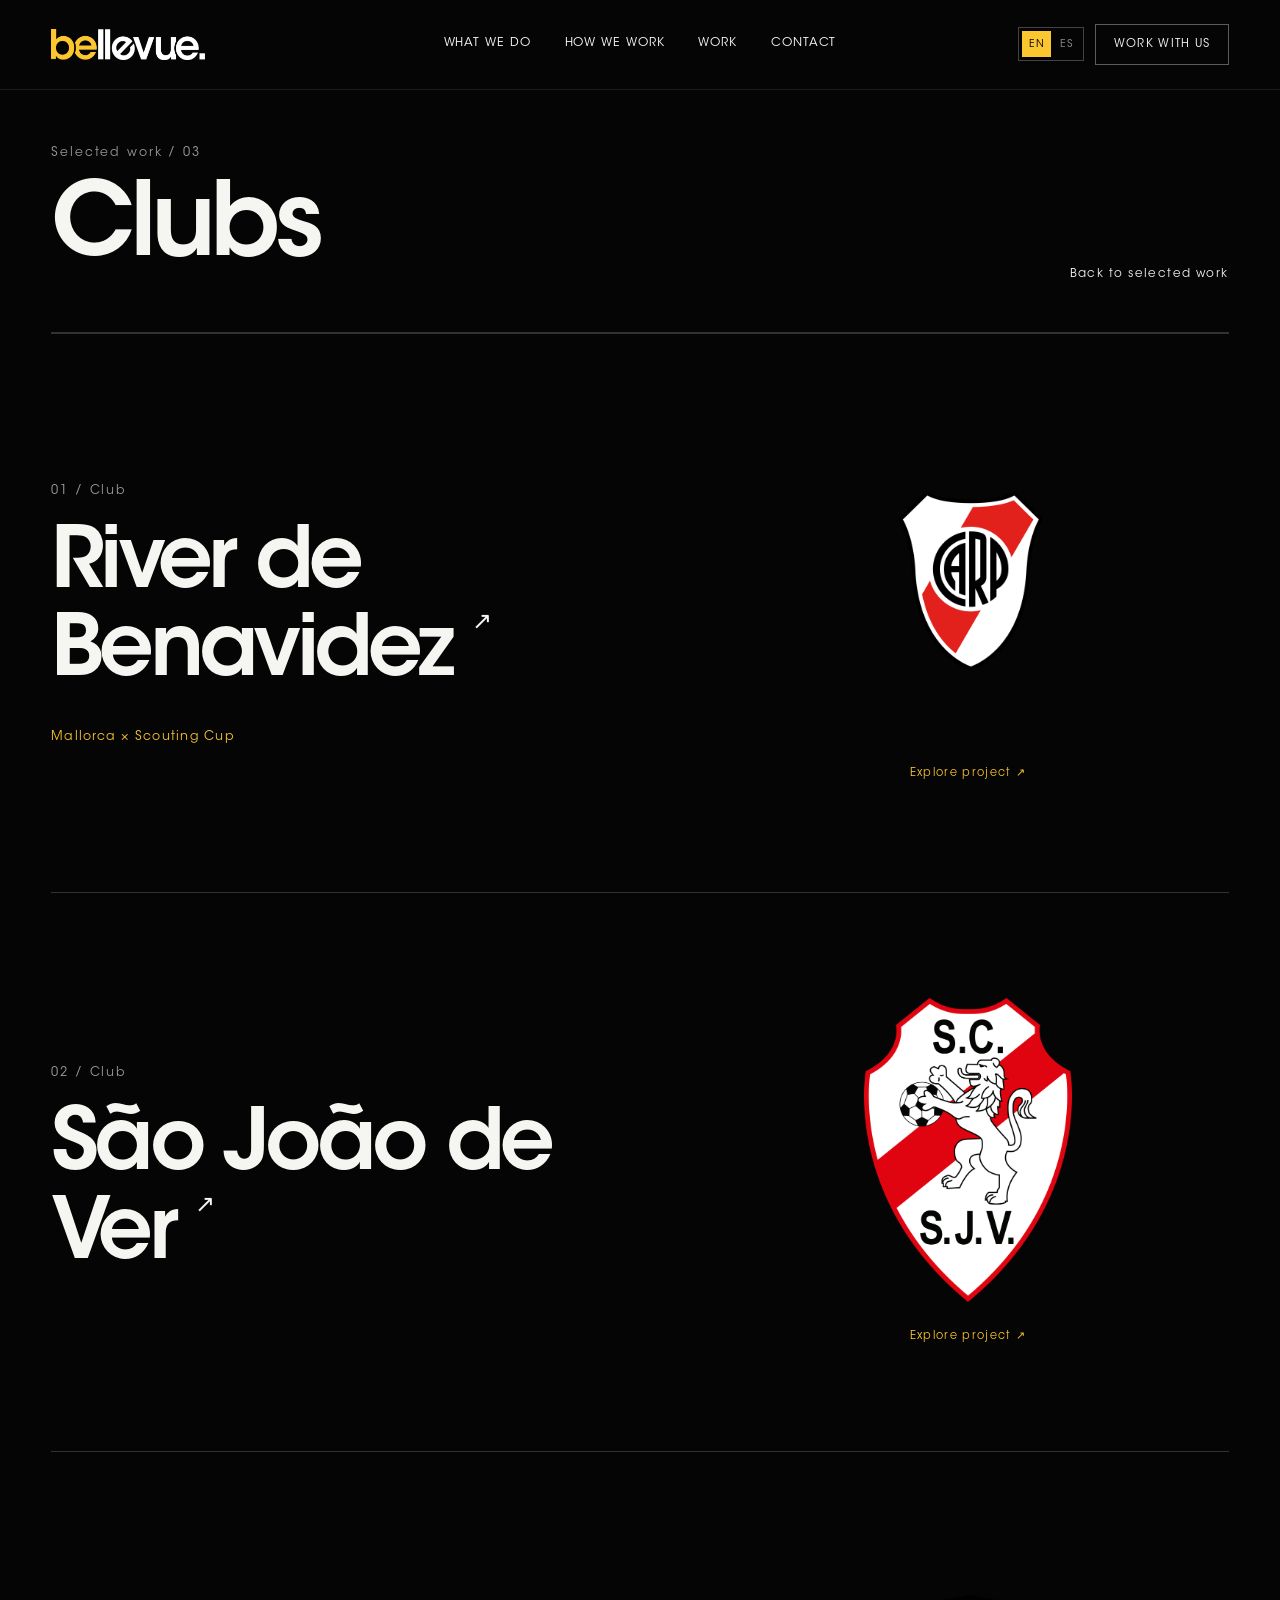
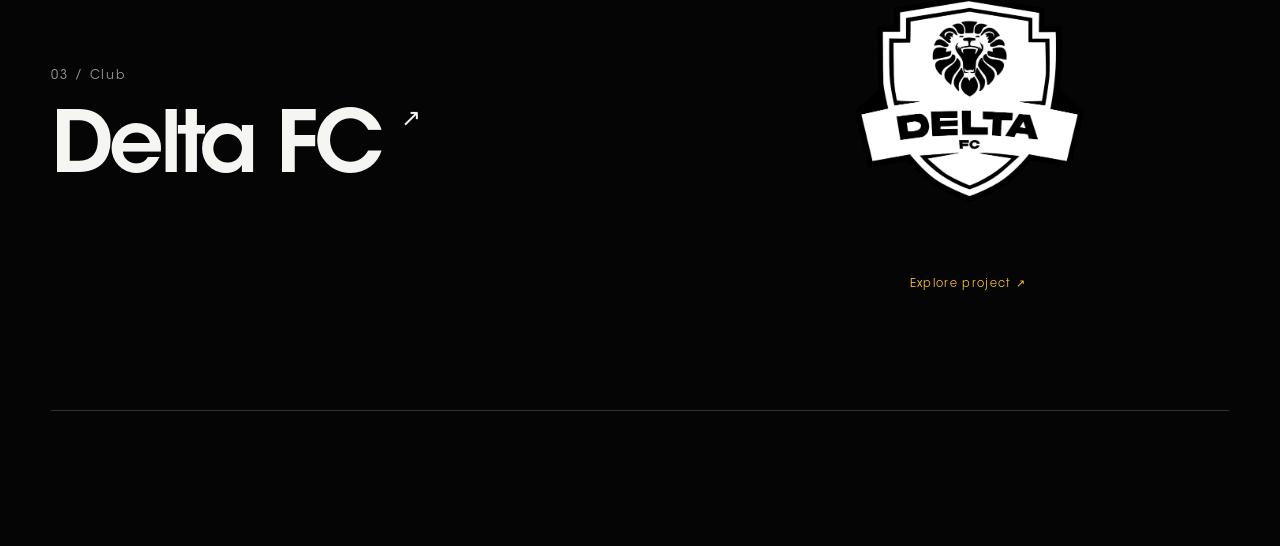
<file: clubs/index.html>
<!doctype html>
<html lang="en">
  <head>
    <meta charset="UTF-8" />
    <meta name="viewport" content="width=device-width, initial-scale=1.0" />
    <meta name="theme-color" content="#050505" />
    <meta name="description" content="Bellevue for clubs." />
    <link rel="icon" href="../favicon.ico?v=transparent" sizes="any" />
    <link rel="icon" type="image/png" sizes="32x32" href="../favicon-32x32.png?v=transparent" />
    <link rel="icon" type="image/png" sizes="16x16" href="../favicon-16x16.png?v=transparent" />
    <link rel="apple-touch-icon" sizes="180x180" href="../apple-touch-icon.png?v=transparent" />
    <script>document.documentElement.classList.add("motion-full");</script>
    <link rel="stylesheet" href="../styles.css?v=club-gallery-20261008" />
    <title>Clubs — Bellevue</title>
  </head>
  <body class="category-page" data-category="clubs">
    <a class="skip-link" href="#main">Skip to content</a><div class="page-wipe" aria-hidden="true"></div>
    <div class="cursor-aura" data-cursor-aura aria-hidden="true"></div>
    <header class="nav" data-nav>
      <a class="nav__brand" href="../#top" aria-label="Bellevue home"><img class="brand-mark" src="../assets/bellevue-logo-source.png" alt="Bellevue" /></a>
      <nav class="nav__links" aria-label="Primary navigation"><a href="../#services">What We Do</a><a href="../#process">How We Work</a><a href="../#work">Work</a><a href="../#contact">Contact</a></nav>
      <div class="nav__actions"><div class="language-switcher" role="group" aria-label="Language selector"><button type="button" data-language="en" aria-pressed="true">EN</button><button type="button" data-language="es" aria-pressed="false">ES</button></div><a class="nav__cta" href="../#contact">Work with us</a></div>
      <button class="nav__menu" type="button" aria-expanded="false" aria-controls="mobile-menu" aria-label="Open menu"><span></span><span></span></button>
    </header>
    <div class="mobile-menu" id="mobile-menu" aria-hidden="true"><nav aria-label="Mobile navigation"><a href="../#services">What We Do</a><a href="../#process">How We Work</a><a href="../#work">Work</a><a href="../#contact">Contact</a></nav><p>Bellevue / Sports communication</p></div>
    <main id="main"><section class="category-work" aria-labelledby="category-title"><div class="category-work__head"><div><p class="eyebrow">Selected work / <span data-case-study-count>00</span></p><h1 id="category-title">Clubs</h1></div><a class="category-work__back" href="../#work">Back to selected work</a></div><div class="case-studies" data-case-studies></div></section></main>
    <script type="module" src="../category-page.js?v=club-gallery-20261008"></script>
  </body>
</html>
</file>
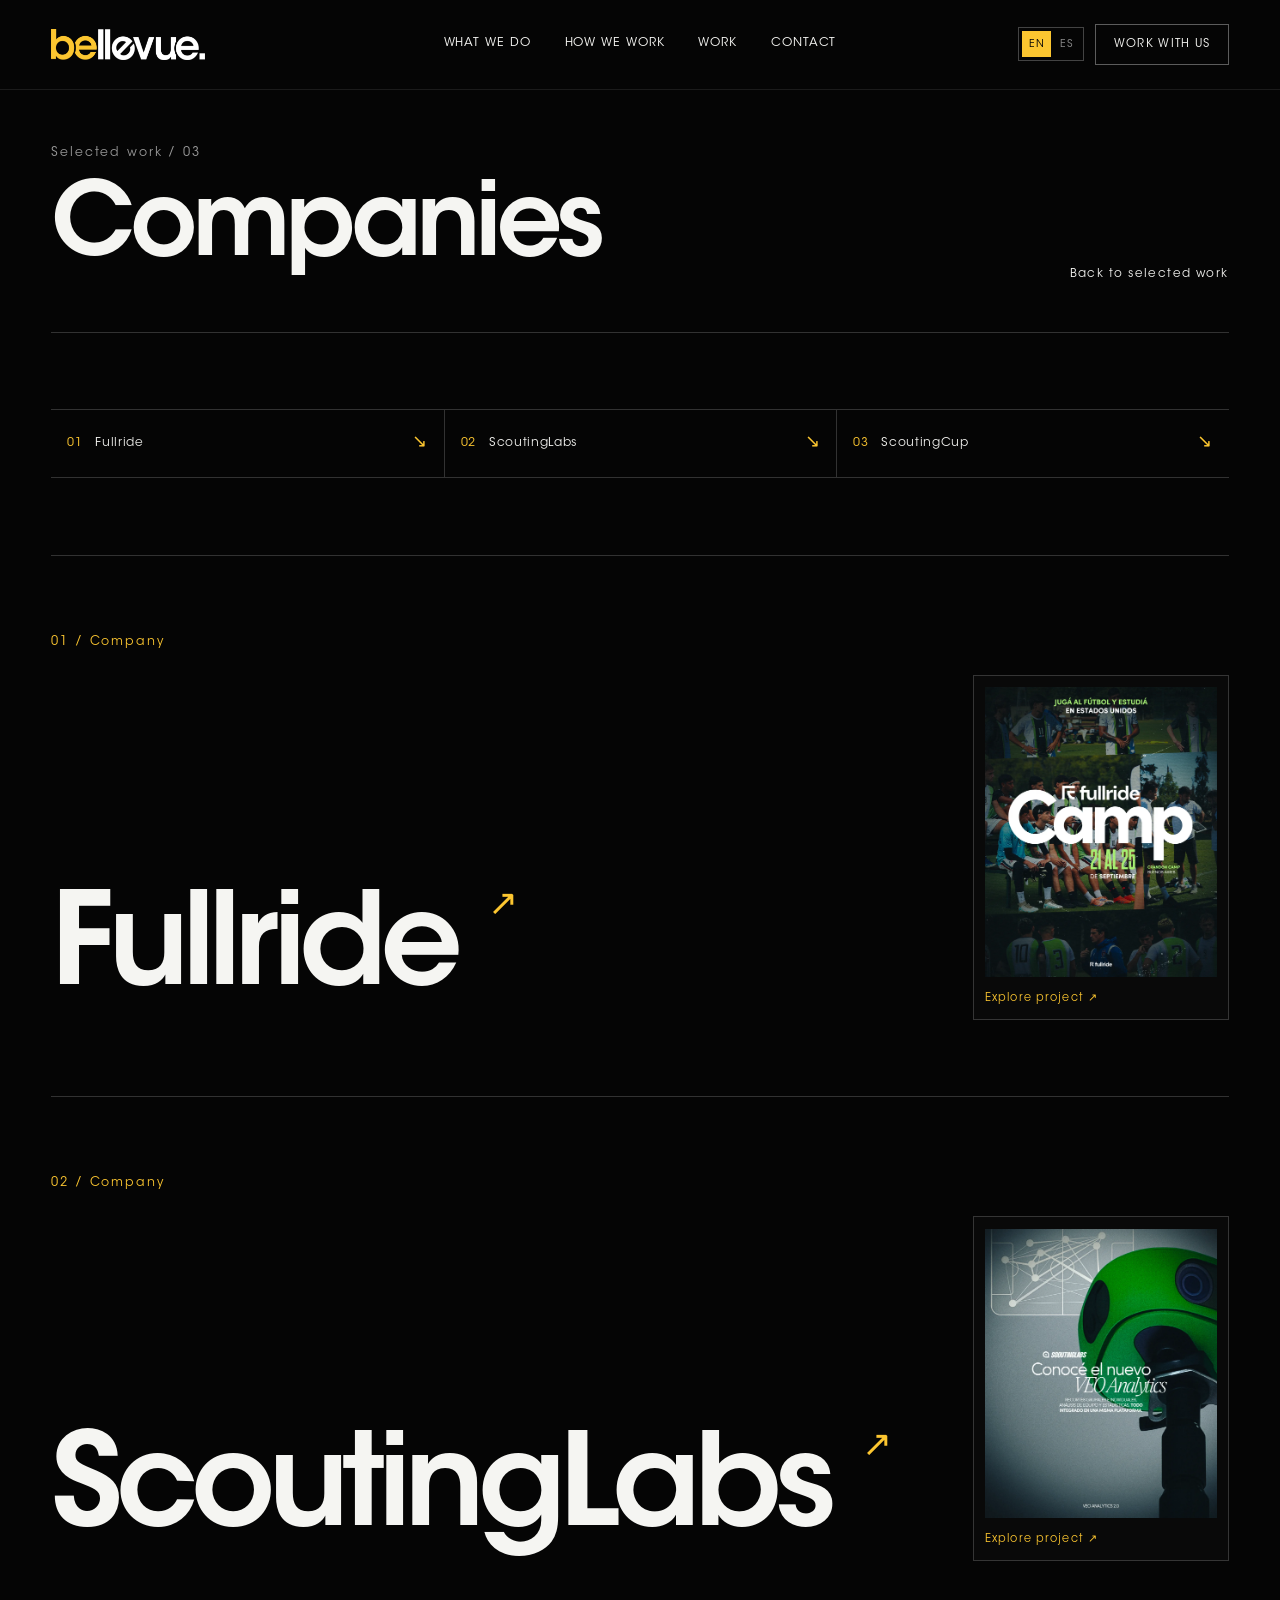
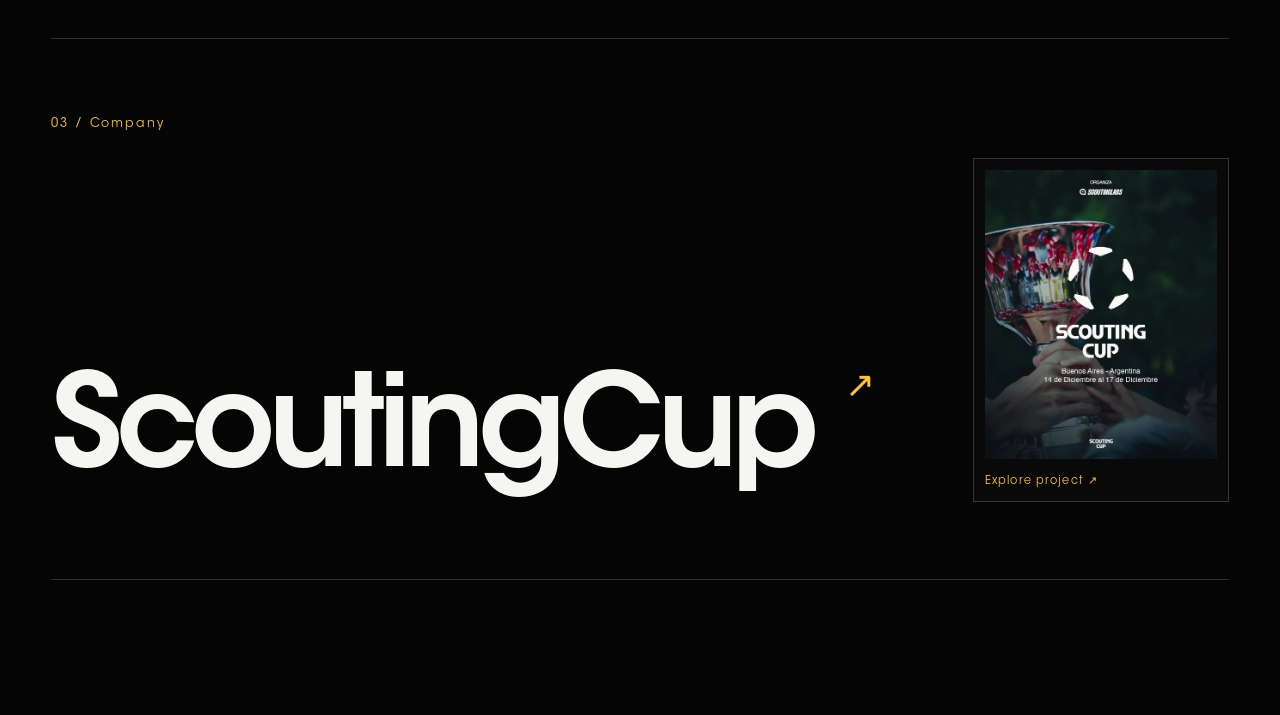
<file: companies/index.html>
<!doctype html>
<html lang="en">
  <head>
    <meta charset="UTF-8" />
    <meta name="viewport" content="width=device-width, initial-scale=1.0" />
    <meta name="theme-color" content="#050505" />
    <meta name="description" content="Bellevue for companies." />
    <link rel="icon" href="../favicon.ico?v=transparent" sizes="any" />
    <link rel="icon" type="image/png" sizes="32x32" href="../favicon-32x32.png?v=transparent" />
    <link rel="icon" type="image/png" sizes="16x16" href="../favicon-16x16.png?v=transparent" />
    <link rel="apple-touch-icon" sizes="180x180" href="../apple-touch-icon.png?v=transparent" />
    <script>document.documentElement.classList.add("motion-full");</script>
    <link rel="stylesheet" href="../styles.css?v=scoutingcup-20261015" />
    <title>Companies — Bellevue</title>
  </head>
  <body class="category-page" data-category="companies">
    <a class="skip-link" href="#main">Skip to content</a><div class="page-wipe" aria-hidden="true"></div>
    <div class="cursor-aura" data-cursor-aura aria-hidden="true"></div>
    <header class="nav" data-nav>
      <a class="nav__brand" href="../#top" aria-label="Bellevue home"><img class="brand-mark" src="../assets/bellevue-logo-source.png" alt="Bellevue" /></a>
      <nav class="nav__links" aria-label="Primary navigation"><a href="../#services">What We Do</a><a href="../#process">How We Work</a><a href="../#work">Work</a><a href="../#contact">Contact</a></nav>
      <div class="nav__actions"><div class="language-switcher" role="group" aria-label="Language selector"><button type="button" data-language="en" aria-pressed="true">EN</button><button type="button" data-language="es" aria-pressed="false">ES</button></div><a class="nav__cta" href="../#contact">Work with us</a></div>
      <button class="nav__menu" type="button" aria-expanded="false" aria-controls="mobile-menu" aria-label="Open menu"><span></span><span></span></button>
    </header>
    <div class="mobile-menu" id="mobile-menu" aria-hidden="true"><nav aria-label="Mobile navigation"><a href="../#services">What We Do</a><a href="../#process">How We Work</a><a href="../#work">Work</a><a href="../#contact">Contact</a></nav><div class="language-switcher language-switcher--mobile" role="group" aria-label="Language selector"><button type="button" data-language="en" aria-pressed="true">EN</button><button type="button" data-language="es" aria-pressed="false">ES</button></div><p>Bellevue / Sports communication</p></div>
    <main id="main"><section class="category-work" aria-labelledby="category-title"><div class="category-work__head"><div><p class="eyebrow">Selected work / <span data-case-study-count>00</span></p><h1 id="category-title">Companies</h1></div><a class="category-work__back" href="../#work">Back to selected work</a></div><div class="case-studies" data-case-studies></div></section></main>
    <script type="module" src="../category-page.js?v=fullride-20261015"></script>
  </body>
</html>
</file>
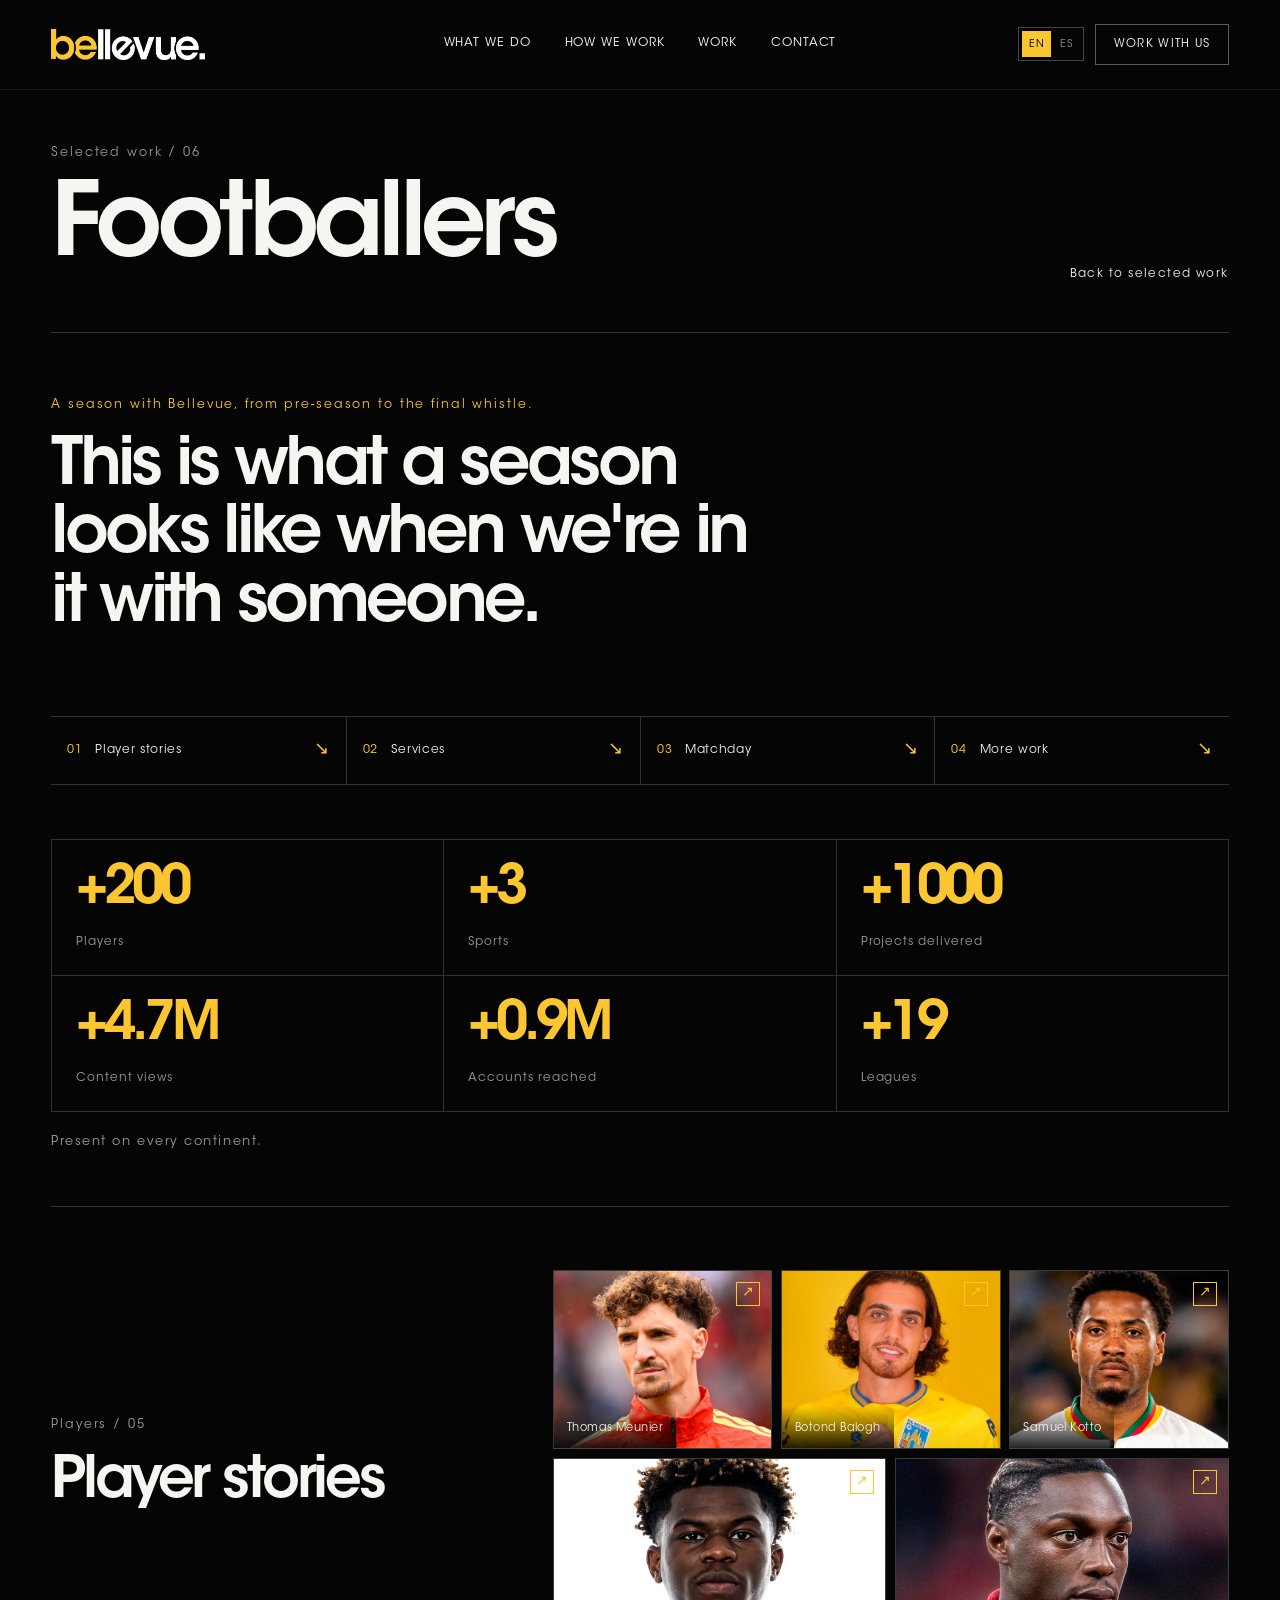
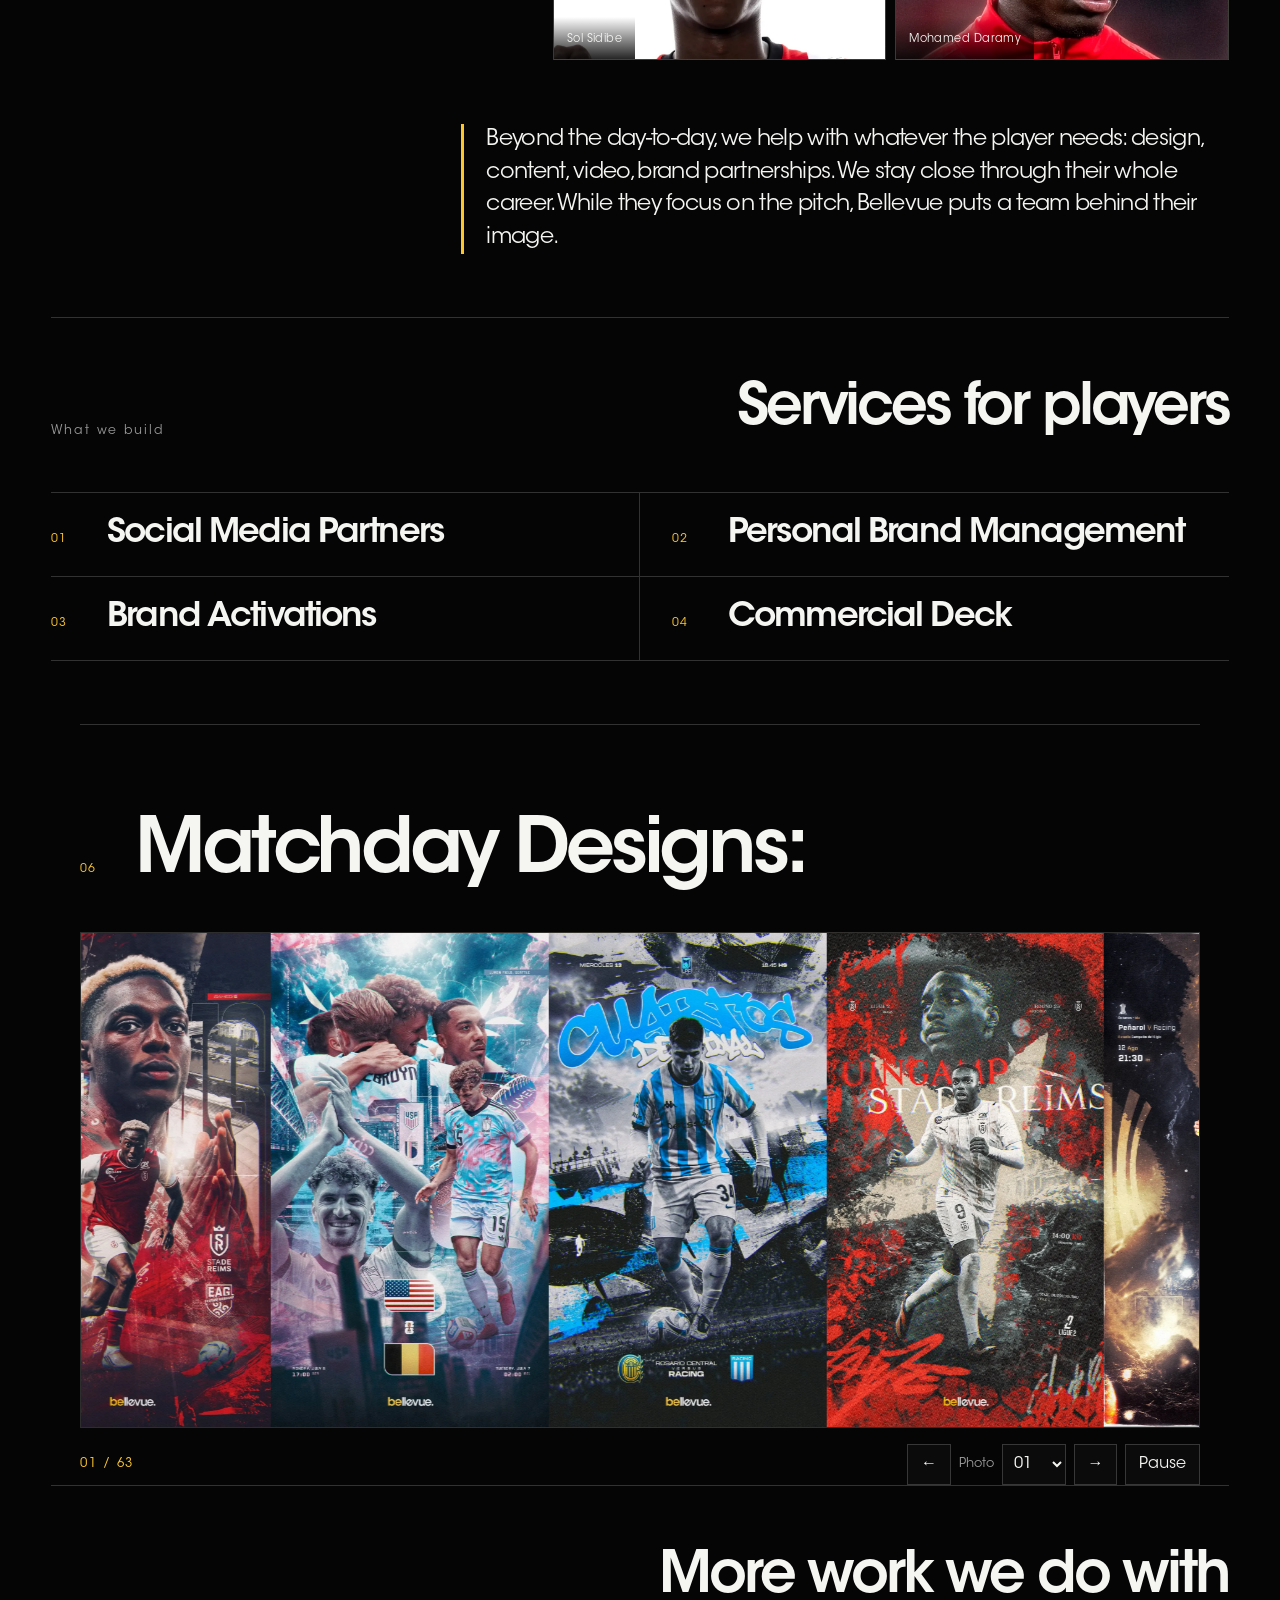
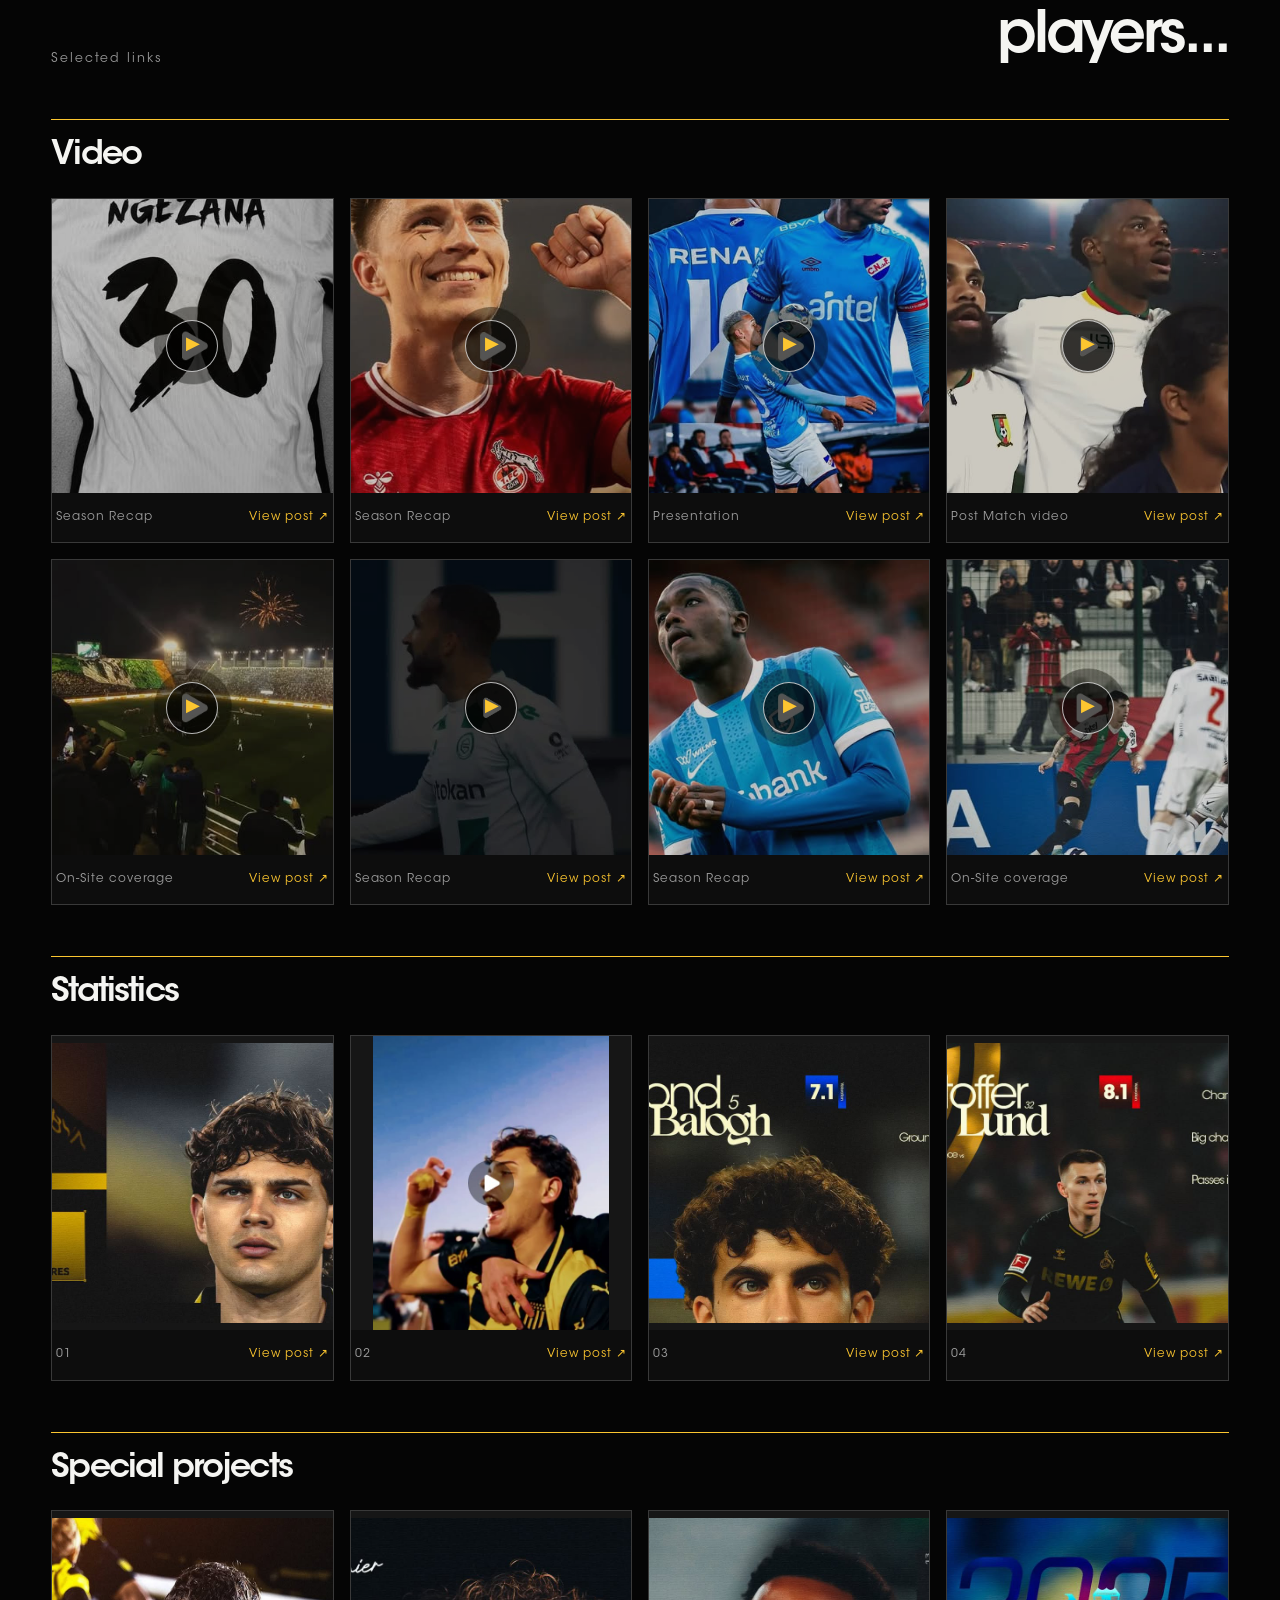
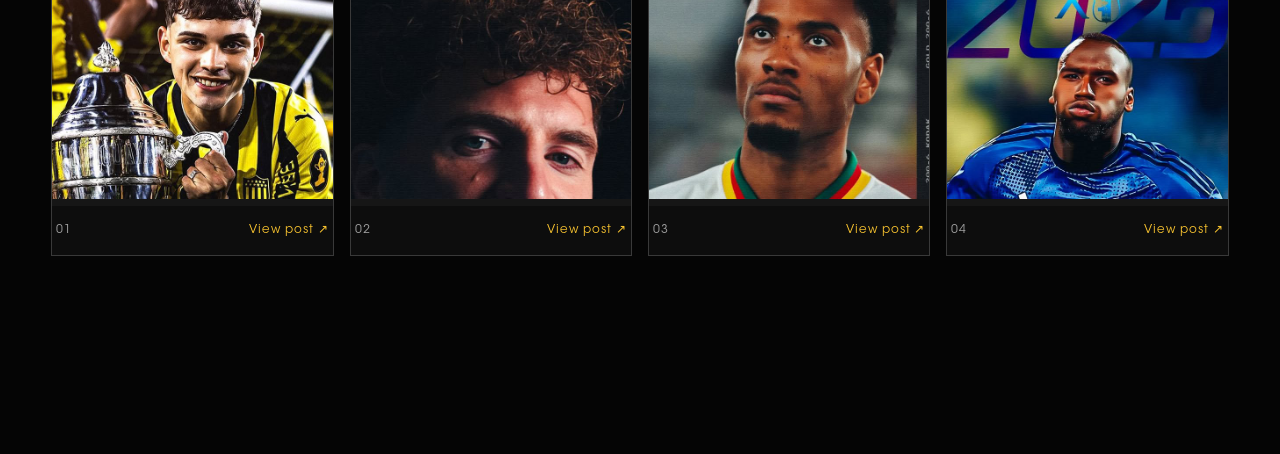
<file: footballers/index.html>
<!doctype html>
<html lang="en">
  <head>
    <meta charset="UTF-8" />
    <meta name="viewport" content="width=device-width, initial-scale=1.0" />
    <meta name="theme-color" content="#050505" />
    <meta name="description" content="Bellevue for footballers." />
    <link rel="icon" href="../favicon.ico?v=transparent" sizes="any" />
    <link rel="icon" type="image/png" sizes="32x32" href="../favicon-32x32.png?v=transparent" />
    <link rel="icon" type="image/png" sizes="16x16" href="../favicon-16x16.png?v=transparent" />
    <link rel="apple-touch-icon" sizes="180x180" href="../apple-touch-icon.png?v=transparent" />
    <script>document.documentElement.classList.add("motion-full");</script>
    <link rel="stylesheet" href="../styles.css?v=matchday-tight-20261021" />
    <title>Footballers — Bellevue</title>
  </head>
  <body class="category-page" data-category="footballers">
    <a class="skip-link" href="#main">Skip to content</a><div class="page-wipe" aria-hidden="true"></div>
    <div class="cursor-aura" data-cursor-aura aria-hidden="true"></div>
    <header class="nav" data-nav>
      <a class="nav__brand" href="../#top" aria-label="Bellevue home"><img class="brand-mark" src="../assets/bellevue-logo-source.png" alt="Bellevue" /></a>
      <nav class="nav__links" aria-label="Primary navigation"><a href="../#services">What We Do</a><a href="../#process">How We Work</a><a href="../#work">Work</a><a href="../#contact">Contact</a></nav>
      <div class="nav__actions"><div class="language-switcher" role="group" aria-label="Language selector"><button type="button" data-language="en" aria-pressed="true">EN</button><button type="button" data-language="es" aria-pressed="false">ES</button></div><a class="nav__cta" href="../#contact">Work with us</a></div>
      <button class="nav__menu" type="button" aria-expanded="false" aria-controls="mobile-menu" aria-label="Open menu"><span></span><span></span></button>
    </header>
    <div class="mobile-menu" id="mobile-menu" aria-hidden="true"><nav aria-label="Mobile navigation"><a href="../#services">What We Do</a><a href="../#process">How We Work</a><a href="../#work">Work</a><a href="../#contact">Contact</a></nav><p>Bellevue / Sports communication</p></div>
    <main id="main"><section class="category-work" aria-labelledby="category-title"><div class="category-work__head"><div><p class="eyebrow">Selected work / <span data-case-study-count>00</span></p><h1 id="category-title">Footballers</h1></div><a class="category-work__back" href="../#work">Back to selected work</a></div><div class="case-studies" data-case-studies></div></section></main>
    <script type="module" src="../category-page.js?v=matchday-tight-20261021"></script>
  </body>
</html>
</file>
<file: styles.css>
/* Supplied ITC Avant Garde Gothic web assets. */
@font-face {
  font-family: "Avant Garde Book";
  src: url("./assets/fonts/%5BITC%5D%20Avant%20Garde%20Gothic/ITCAvantGardeStd-Bk.otf") format("opentype");
  font-weight: 400;
  font-style: normal;
  font-display: swap;
}
@font-face {
  font-family: "Avant Garde Demi";
  src: url("./assets/fonts/%5BITC%5D%20Avant%20Garde%20Gothic/ITCAvantGardeStd-Demi.otf") format("opentype");
  font-weight: 400;
  font-style: normal;
  font-display: swap;
}
@font-face {
  font-family: "Avant Garde Book";
  src: url("./assets/fonts/%5BITC%5D%20Avant%20Garde%20Gothic/ITCAvantGardeStd-BkObl.otf") format("opentype");
  font-weight: 400;
  font-style: italic;
  font-display: swap;
}

:root {
  --black: #050505;
  --black-2: #0a0a0a;
  --black-3: #111;
  --gold: #fcc630;
  --white: #f5f5f2;
  --muted: rgba(255, 255, 255, 0.6);
  --line: rgba(255, 255, 255, 0.18);
  --pad: clamp(1.25rem, 4vw, 4.75rem);
  --hero-p: 0;
  --team-fill: 0%;
  --process-p: 0%;
  --work-x: 0px;
  --page-p: 0;
  --display-font: "Avant Garde Book", Arial, sans-serif;
  --heading-font: "Avant Garde Demi", Arial, sans-serif;
}

* { box-sizing: border-box; }
html { overflow-x: clip; scroll-behavior: smooth; background: var(--black); }
body { margin: 0; max-width: 100%; overflow-x: clip; background: var(--black); color: var(--white); font-family: var(--display-font); font-synthesis: none; font-size: 1rem; line-height: 1.45; }
body.menu-open { overflow: hidden; }
a { color: inherit; text-decoration: none; }
button { color: inherit; font: inherit; }
::selection { background: var(--gold); color: var(--black); }
.sr-only { position: absolute; width: 1px; height: 1px; padding: 0; margin: -1px; overflow: hidden; clip: rect(0, 0, 0, 0); white-space: nowrap; border: 0; }
.skip-link { position: fixed; left: 1rem; top: -4rem; z-index: 1000; background: var(--gold); color: var(--black); padding: .75rem 1rem; font-weight: 800; }
.skip-link:focus { top: 1rem; }
:focus-visible { outline: 2px solid var(--gold); outline-offset: 5px; }

.eyebrow { margin: 0; color: var(--muted); font-size: .78rem; font-weight: 700; letter-spacing: .15em; text-transform: uppercase; }
.gold { color: var(--gold); }
.brand-mark { display: block; width: 4.3rem; height: auto; }

.intro { position: fixed; inset: 0; z-index: 100; display: grid; place-items: center; background: #000; transition: opacity .5s ease, visibility .5s ease; }
.intro.is-done { opacity: 0; visibility: hidden; pointer-events: none; }
.intro__logo { width: clamp(7rem, 13vw, 13rem); clip-path: inset(0 100% 0 0); animation: logoWipe .55s .08s cubic-bezier(.77,0,.18,1) forwards; }
.intro__words { position: absolute; bottom: 10vh; left: var(--pad); right: var(--pad); display: flex; justify-content: space-between; color: var(--white); font-size: clamp(.8rem, 1.1vw, 1rem); font-weight: 700; letter-spacing: .13em; overflow: hidden; }
.intro__words span { opacity: 0; transform: translateY(120%); animation: introWord .32s forwards; }
.intro__words span:nth-child(1) { animation-delay: .6s; }.intro__words span:nth-child(2) { animation-delay: .78s; }.intro__words span:nth-child(3) { animation-delay: .96s; }
@keyframes logoWipe { to { clip-path: inset(0); } }
@keyframes introWord { to { opacity: 1; transform: translateY(0); } }

.scroll-progress{position:fixed;z-index:70;right:0;top:0;width:3px;height:100svh;background:rgba(255,255,255,.08);pointer-events:none}.scroll-progress i{display:block;width:100%;height:calc(var(--page-p) * 100%);background:var(--gold);box-shadow:0 0 1.5rem rgba(252,198,48,.7);transform-origin:top}

.nav { position: fixed; z-index: 50; inset: 0 0 auto; height: 5.6rem; padding: 0 var(--pad); display: grid; grid-template-columns: 1fr auto 1fr; align-items: center; transition: height .35s ease, background .35s ease, backdrop-filter .35s ease; }
.nav.is-scrolled { height: 4.5rem; background: rgba(5,5,5,.72); backdrop-filter: blur(14px); border-bottom: 1px solid rgba(255,255,255,.07); }
.nav__brand { justify-self: start; }
.nav__links { display: flex; gap: clamp(1.2rem, 2.6vw, 2.8rem); font-size: .76rem; font-weight: 650; letter-spacing: .08em; text-transform: uppercase; }
.nav__links a { position: relative; padding: .5rem 0; }
.nav__links a::after { content: ""; position: absolute; left: 0; right: 100%; bottom: .2rem; height: 1px; background: var(--gold); transition: right .3s ease; }
.nav__links a:hover::after, .nav__links a:focus-visible::after { right: 0; }
.nav__cta { justify-self: end; border: 1px solid rgba(255,255,255,.35); padding: .7rem 1.1rem; font-size: .73rem; font-weight: 800; letter-spacing: .11em; text-transform: uppercase; transition: background .3s, color .3s, border-color .3s; }
.nav__cta:hover { background: var(--gold); color: var(--black); border-color: var(--gold); }
.nav__actions{justify-self:end;display:flex;align-items:center;gap:.7rem}.motion-toggle{display:flex;align-items:center;gap:.55rem;border:1px solid rgba(255,255,255,.2);border-radius:99px;background:rgba(5,5,5,.4);padding:.58rem .78rem;color:rgba(255,255,255,.72);font-size:.62rem;font-weight:800;line-height:1;letter-spacing:.12em;text-transform:uppercase;cursor:pointer;backdrop-filter:blur(10px);transition:border-color .25s,color .25s,background .25s}.motion-toggle::before{content:"";width:.45rem;height:.45rem;border-radius:50%;background:rgba(255,255,255,.35);transition:background .25s,box-shadow .25s}.motion-toggle b{color:var(--gold);font-size:inherit}.motion-toggle[aria-pressed="true"]{border-color:rgba(252,198,48,.6);color:var(--white);background:rgba(252,198,48,.08)}.motion-toggle[aria-pressed="true"]::before{background:var(--gold);box-shadow:0 0 .8rem var(--gold)}
.nav__menu { display: none; justify-self: end; width: 2.7rem; height: 2.7rem; background: transparent; border: 0; padding: .65rem; }
.nav__menu span { display: block; height: 1px; background: var(--white); margin: .38rem 0; transition: transform .35s ease; }
.nav__menu[aria-expanded="true"] span:first-child { transform: translateY(.39rem) rotate(45deg); }.nav__menu[aria-expanded="true"] span:last-child { transform: rotate(-45deg); }
.mobile-menu { position: fixed; inset: 0; z-index: 40; display: grid; align-content: center; padding: 7rem var(--pad) 3rem; background: var(--black); opacity: 0; visibility: hidden; clip-path: inset(0 0 100% 0); transition: clip-path .55s cubic-bezier(.77,0,.18,1), opacity .3s, visibility .55s; }
.mobile-menu.is-open { opacity: 1; visibility: visible; clip-path: inset(0); }
.mobile-menu nav { display: grid; gap: .3rem; }.mobile-menu a { font-size: clamp(2.7rem, 13vw, 5rem); font-weight: 800; line-height: .95; letter-spacing: -.06em; text-transform: uppercase; }.mobile-menu a:hover { color: var(--gold); }
.mobile-menu p { position: absolute; left: var(--pad); bottom: 2rem; color: var(--muted); font-size: .72rem; text-transform: uppercase; letter-spacing: .12em; }
.mobile-menu__motion{align-self:start;margin-top:auto}

.hero { height: 190vh; background: var(--black); }
.hero__stage { position: sticky; top: 0; height: 100svh; min-height: 42rem; overflow: hidden; padding: 8rem var(--pad) 3rem; display: grid; grid-template-columns: minmax(0, 1fr) minmax(16rem, .38fr); grid-template-rows: auto 1fr auto; }
.hero__field { position: absolute; inset: 0; overflow: hidden; background: radial-gradient(circle at 76% 48%, rgba(252,198,48,.14), transparent 24%), linear-gradient(115deg, #050505 15%, #111 61%, #080808 100%); transform: scale(calc(1 + var(--hero-p) * .09)); }
.field__orb { position: absolute; width: min(48vw, 45rem); aspect-ratio: 1; right: -4vw; top: 10vh; border: 1px solid rgba(252,198,48,.45); border-radius: 50%; box-shadow: inset 0 0 10rem rgba(252,198,48,.08); }
.field__orb::before, .field__orb::after { content:""; position:absolute; inset:14%; border:1px solid rgba(255,255,255,.14); border-radius:50%; }.field__orb::after { inset:31%; background:var(--gold); opacity:.8; filter:blur(60px); }
.field__grid { position:absolute; inset:0; background-image: linear-gradient(rgba(255,255,255,.05) 1px,transparent 1px),linear-gradient(90deg,rgba(255,255,255,.04) 1px,transparent 1px); background-size: 8vw 8vw; mask-image:linear-gradient(90deg,transparent,black); }
.field__label { position:absolute; right:var(--pad); top:48%; font-size:.67rem; letter-spacing:.18em; writing-mode:vertical-rl; }
.hero__shade { position:absolute; inset:0; z-index:1; background:rgba(0,0,0,calc(var(--hero-p) * .86)); pointer-events:none; }
.hero__eyebrow { grid-column:1 / -1; z-index:2; align-self:start; opacity:calc(1 - var(--hero-p) * 1.8); }
.hero__title { z-index:2; grid-column:1 / -1; align-self:center; margin:0; font-size:clamp(4.4rem, 10.1vw, 11rem); font-weight:800; line-height:.76; letter-spacing:-.075em; text-transform:uppercase; }
.hero__title span { display:block; will-change:transform,opacity; }.hero__title span:nth-child(1){transform:translateX(calc(var(--hero-p) * -24vw));}.hero__title span:nth-child(2){margin-left:8vw;transform:translateX(calc(var(--hero-p) * 31vw));}.hero__title span:nth-child(3){margin-left:2vw;transform:translateX(calc(var(--hero-p) * -20vw));}.hero__title em { color:var(--gold); font-style:normal; }
.hero__copy { z-index:2; align-self:end; max-width:34rem; margin:0; color:var(--muted); font-size:clamp(1rem,1.4vw,1.25rem); transform:translateY(calc(var(--hero-p) * 8rem)); opacity:calc(1 - var(--hero-p) * 1.4); }
.hero__discover { z-index:2; justify-self:end; align-self:end; display:flex; align-items:center; gap:1rem; font-size:.77rem; font-weight:800; letter-spacing:.1em; text-transform:uppercase; transform:translateY(calc(var(--hero-p) * 8rem)); opacity:calc(1 - var(--hero-p) * 1.4); }.hero__discover span{color:var(--gold);font-size:1.15rem;transition:transform .3s}.hero__discover:hover span{transform:translateY(.3rem)}
.hero__counter { position:absolute; z-index:2; left:var(--pad); bottom:2rem; display:none; gap:.6rem; align-items:center; font-size:.68rem; }.hero__counter i{width:3rem;height:1px;background:var(--line);position:relative}.hero__counter i::after{content:"";position:absolute;inset:0;background:var(--gold);transform-origin:left;transform:scaleX(var(--hero-p))}
.hero__side{position:absolute;z-index:2;right:1.4rem;bottom:3rem;margin:0;color:var(--muted);font-size:.62rem;letter-spacing:.16em;writing-mode:vertical-rl}

.world { position:relative; z-index:3; min-height:135vh; padding:16vh var(--pad) 10vh; background:var(--black); overflow:hidden; }
.world::before{content:"SPORT";position:absolute;left:-.045em;bottom:-.19em;color:rgba(255,255,255,.025);font-size:31vw;font-weight:900;line-height:.8;letter-spacing:-.1em}
.world__title{position:relative;margin:8vh 0 18vh;font-size:clamp(5rem,13.5vw,14rem);line-height:.75;letter-spacing:-.08em;text-transform:uppercase}.world__title span{display:block}.world__title span:nth-child(2){margin-left:8vw}.world__title span:nth-child(3){margin-left:31vw}
.world__roles{position:relative;display:flex;justify-content:space-between;border-top:1px solid var(--line);padding-top:1.1rem;text-transform:uppercase;font-weight:700;font-size:clamp(.9rem,1.4vw,1.2rem)}
.reveal{opacity:0;transform:translateY(4rem);transition:opacity .8s ease,transform .9s cubic-bezier(.22,1,.36,1)}.reveal.is-visible{opacity:1;transform:translateY(0)}

.signal-strip{position:relative;z-index:5;display:flex;width:100%;min-width:0;overflow:hidden;border-top:1px solid rgba(252,198,48,.5);border-bottom:1px solid rgba(252,198,48,.5);background:transparent;color:var(--gold);transform:translateY(-1.4rem) scale(1.02);transform-origin:center}.signal-strip>div{flex:none;display:flex;align-items:center;justify-content:space-around;gap:2.4rem;min-width:100%;padding:.86rem 1.2rem;font-size:clamp(.78rem,1.1vw,1rem);font-weight:900;letter-spacing:.15em;white-space:nowrap;animation:signalRun 36s linear infinite}.signal-strip i{flex:none;width:.48rem;height:.48rem;border-radius:50%;background:var(--gold)}
@keyframes signalRun{to{transform:translateX(-100%)}}

.audience{position:relative;display:grid;grid-template-columns:56% 44%;background:var(--black-2)}
.audience__media{position:sticky;top:0;height:100svh;min-height:42rem;overflow:hidden;background:#111}
.audience__media>p{position:absolute;z-index:4;left:1.3rem;bottom:1rem;margin:0;color:rgba(255,255,255,.45);font-size:.62rem;letter-spacing:.12em;text-transform:uppercase}
.audience__visual{position:absolute;inset:0;padding:var(--pad);display:grid;align-content:space-between;background:radial-gradient(circle at 50% 50%,var(--visual-glow),transparent 35%),linear-gradient(135deg,var(--visual-a),#060606 70%);opacity:0;transform:scale(1.08);transition:opacity .7s ease,transform 1.2s cubic-bezier(.22,1,.36,1)}.audience__visual.is-active{opacity:1;transform:scale(1)}
.audience__visual--1{--visual-glow:rgba(252,198,48,.28);--visual-a:#202015}.audience__visual--2{--visual-glow:rgba(255,255,255,.12);--visual-a:#161616}.audience__visual--3{--visual-glow:rgba(252,198,48,.17);--visual-a:#261c05}
.audience__visual span{font-size:.72rem;letter-spacing:.15em}.audience__visual i{position:absolute;width:60%;aspect-ratio:1;border:1px solid rgba(255,255,255,.2);border-radius:50%;left:22%;top:19%}.audience__visual i::after{content:"";position:absolute;left:50%;top:-20%;height:140%;width:1px;background:linear-gradient(transparent,var(--gold),transparent);transform:rotate(35deg)}.audience__visual b{justify-self:end;text-align:right;font-size:clamp(3rem,7vw,7rem);line-height:.78;letter-spacing:-.07em}
.audience__chapters{padding:35vh var(--pad)}.audience__chapter{min-height:100vh;display:grid;grid-template-columns:4rem 1fr;align-content:center;gap:1rem;opacity:.23;transition:opacity .5s}.audience__chapter.is-active{opacity:1}.audience__chapter>span{color:var(--gold);font-size:.76rem;font-weight:700;letter-spacing:.12em;margin-top:.8rem}.audience__chapter>div{min-width:0}.audience__chapter h3{margin:0;font-size:clamp(3.2rem,5.4vw,6.5rem);line-height:.85;letter-spacing:-.07em;text-transform:uppercase}.audience__chapter p{max-width:31rem;margin:2rem 0 0;color:var(--muted);font-size:1.05rem}

.bridge{height:220vh;background:var(--black)}.bridge__stage{position:sticky;top:0;height:100svh;min-height:42rem;display:grid;align-content:center;padding:var(--pad);overflow:hidden;background:radial-gradient(circle at 75% 60%,rgba(252,198,48,.1),transparent 28%)}.bridge__stage p{margin:0;color:var(--muted);font-size:clamp(2.3rem,5.5vw,5.4rem);font-weight:700;line-height:.9;text-transform:uppercase}.bridge__stage h2{margin:2rem 0 0;font-size:clamp(5rem,12vw,13rem);line-height:.76;letter-spacing:-.08em;text-transform:uppercase}.bridge__stage h2 span{display:block;color:var(--gold);font-size:clamp(4.2rem,10.5vw,11.5rem);transform:translateX(calc((1 - var(--bridge-p, 0)) * 60vw));will-change:transform}

.section-head{position:relative;z-index:2}.section-head h2{margin:1.1rem 0 0;font-size:clamp(3.7rem,7.5vw,8rem);line-height:.84;letter-spacing:-.065em;text-transform:uppercase}
.services{position:relative;padding:15vh var(--pad);min-height:130vh;background:var(--black);overflow:hidden}.services__backdrop{position:absolute;inset:0;display:grid;place-items:center;opacity:.08;pointer-events:none;transition:background .5s}.services__backdrop span{font-size:20vw;font-weight:900;letter-spacing:-.1em;text-transform:uppercase;white-space:nowrap;transform:rotate(-7deg)}
.services__list{position:relative;z-index:2;margin-top:12vh;border-top:1px solid var(--line)}.service{display:grid;grid-template-columns:5rem minmax(15rem,1fr) minmax(15rem,.7fr) 2rem;align-items:center;gap:1rem;min-height:8.2rem;border-bottom:1px solid var(--line);transition:padding .35s ease,color .35s ease}.service:hover,.service:focus-visible{padding-left:1.25rem}.service>span{font-size:.74rem;font-weight:700;letter-spacing:.13em;transition:color .3s}.service:hover>span,.service:focus-visible>span{color:var(--gold)}.service h3{margin:0;font-size:clamp(2rem,3.8vw,4.3rem);line-height:.9;letter-spacing:-.05em;text-transform:uppercase}.service p{margin:0;color:var(--muted);max-width:30rem;font-size:.92rem}.service i{font-style:normal;font-size:1.4rem;color:var(--gold);transition:transform .3s}.service:hover i{transform:translate(.25rem,-.25rem)}

.team{height:260vh;background:var(--black-2)}.team__stage{position:sticky;top:0;height:100svh;min-height:44rem;overflow:hidden;padding:9vh var(--pad);display:flex;flex-direction:column;justify-content:center}.team__stage>h2{margin:2rem 0 0;font-size:clamp(3.7rem,7vw,7rem);line-height:.8;letter-spacing:-.065em;text-transform:uppercase}.team__statement{margin-top:auto;text-transform:uppercase}.team__statement>span{display:block;font-size:clamp(1.2rem,2vw,2rem);font-weight:700}.team__statement strong{position:relative;display:inline-block;color:transparent;-webkit-text-stroke:1px rgba(255,255,255,.4);font-size:clamp(5rem,15vw,16rem);line-height:.8;letter-spacing:-.09em;white-space:nowrap}.team__statement strong::after{content:attr(data-text);position:absolute;inset:0;color:var(--gold);-webkit-text-stroke:0;clip-path:inset(0 calc(100% - var(--team-fill)) 0 0)}.team__copy{align-self:flex-end;max-width:33rem;margin:2rem 0 0;color:var(--muted);font-size:1.05rem}

.process{height:240vh;background:var(--black)}.process__stage{position:sticky;top:0;height:100svh;min-height:44rem;overflow:hidden;padding:9vh var(--pad);display:flex;flex-direction:column;justify-content:space-between}.process__ghost{position:absolute;left:-.04em;bottom:-.18em;margin:0;color:rgba(255,255,255,.03);font-size:24vw;font-weight:900;line-height:.8;letter-spacing:-.1em}.process__steps{position:relative;z-index:2;display:grid;grid-template-columns:repeat(5,1fr);gap:1rem;list-style:none;margin:10vh 0 1.7rem;padding:0}.process__steps li{opacity:.24;transition:opacity .35s,color .35s}.process__steps li.is-active{opacity:1}.process__steps span{display:block;color:var(--gold);font-size:.7rem;letter-spacing:.13em;margin-bottom:1rem}.process__steps strong{font-size:clamp(1.2rem,2.4vw,2.7rem);text-transform:uppercase;letter-spacing:-.04em}.process__line{position:relative;z-index:2;height:2px;background:var(--line)}.process__line i{display:block;width:var(--process-p);height:100%;background:var(--gold);box-shadow:0 0 1.8rem rgba(252,198,48,.5)}

.work{height:340vh;background:var(--black-3)}.work__stage{position:sticky;top:0;height:100svh;min-height:44rem;overflow:hidden;padding:8vh 0 3rem}.work__head{padding:0 var(--pad)}.work__track{display:flex;gap:2rem;width:max-content;margin-top:7vh;padding:0 var(--pad);transform:translate3d(calc(var(--work-x) * -1),0,0);will-change:transform}.project{width:min(70vw,62rem);flex:none}.project__visual{position:relative;height:47vh;min-height:20rem;overflow:hidden;padding:1.5rem;display:flex;justify-content:space-between;align-items:flex-start;background:radial-gradient(circle at var(--project-x,65%) 50%,rgba(252,198,48,.25),transparent 27%),linear-gradient(125deg,#201b0c,#080808 65%)}.project--2 .project__visual{--project-x:30%;background:radial-gradient(circle at 30% 30%,rgba(255,255,255,.15),transparent 24%),linear-gradient(135deg,#151515,#050505)}.project--3 .project__visual{--project-x:50%;background:radial-gradient(circle at 50% 70%,rgba(252,198,48,.3),transparent 22%),linear-gradient(150deg,#211806,#070707)}.project__visual>span{color:var(--gold);font-size:.72rem;letter-spacing:.12em}.project__visual i{position:absolute;left:50%;top:50%;width:36%;aspect-ratio:1;border:1px solid rgba(255,255,255,.26);border-radius:50%;transform:translate(-50%,-50%)}.project__visual i::before,.project__visual i::after{content:"";position:absolute;background:var(--gold)}.project__visual i::before{left:50%;top:-60%;width:1px;height:220%;transform:rotate(22deg)}.project__visual i::after{top:50%;left:-60%;width:220%;height:1px}.project__visual b{align-self:flex-end;text-align:right;font-size:clamp(2.7rem,5vw,5rem);line-height:.82;letter-spacing:-.06em;text-transform:uppercase}.project__meta{display:grid;grid-template-columns:1.4fr 1fr .35fr;border-top:1px solid var(--line);padding-top:1rem;color:var(--muted);font-size:.68rem;text-transform:uppercase;letter-spacing:.08em}.project__meta b{display:block;margin-top:.35rem;color:var(--white);font-size:.84rem}.work__note{position:absolute;right:var(--pad);bottom:1rem;color:var(--muted);font-size:.62rem;letter-spacing:.1em;text-transform:uppercase}

.manifesto{background:var(--black);padding:18vh var(--pad);overflow:hidden}.manifesto__lead{min-height:80vh;display:grid;align-content:center}.manifesto__lead h2{margin:0;font-size:clamp(4rem,9vw,9.5rem);line-height:.82;letter-spacing:-.07em;text-transform:uppercase}.manifesto__lead h2 span{color:var(--muted)}.manifesto__words{display:grid;gap:4vh;padding:14vh 0}.manifesto__words span{display:block;font-size:clamp(5rem,14vw,15rem);font-weight:850;line-height:.77;letter-spacing:-.09em;text-transform:uppercase;opacity:.14;transform:translateX(-5vw);transition:opacity .7s ease,transform .8s cubic-bezier(.22,1,.36,1)}.manifesto__words span:nth-child(even){text-align:right;transform:translateX(5vw)}.manifesto__words span.is-visible{opacity:1;transform:translateX(0)}

.final{min-height:100svh;padding:9vh var(--pad) 5vh;display:flex;flex-direction:column;background:var(--gold);color:var(--black)}.final__top{display:flex;justify-content:space-between}.final .eyebrow{color:rgba(0,0,0,.62)}.final__top>span{font-size:.72rem;font-weight:700;letter-spacing:.12em}.final h2{margin:auto 0;font-size:clamp(5rem,13vw,14rem);font-weight:850;line-height:.72;letter-spacing:-.09em;text-transform:uppercase}.final h2 em{font-style:normal;color:transparent;-webkit-text-stroke:1.5px var(--black)}.final__bottom{display:grid;grid-template-columns:1fr auto;align-items:end;gap:2rem;border-top:1px solid rgba(0,0,0,.3);padding-top:1.5rem}.final__bottom p{max-width:29rem;margin:0;font-size:1.1rem}.magnetic{position:relative;isolation:isolate;overflow:hidden;width:13rem;height:4.5rem;border:1px solid var(--black);background:transparent;display:flex;align-items:center;justify-content:space-between;padding:0 1.4rem;text-transform:uppercase;font-size:.78rem;font-weight:850;letter-spacing:.11em;cursor:pointer}.magnetic::before{content:"";position:absolute;z-index:-1;inset:0;background:var(--black);transform:scaleX(0);transform-origin:left;transition:transform .4s cubic-bezier(.22,1,.36,1)}.magnetic:hover{color:var(--gold)}.magnetic:hover::before{transform:scaleX(1)}.magnetic i{font-style:normal;font-size:1.4rem;transition:transform .3s}.magnetic:hover i{transform:translateX(.35rem)}.final__note{text-align:right;margin:.65rem 0 0;color:rgba(0,0,0,.6);font-size:.68rem;text-transform:uppercase;letter-spacing:.08em}

.footer{padding:14vh var(--pad) 3rem;background:#000}.footer__brand{display:flex;align-items:center;gap:2rem;padding-bottom:12vh;border-bottom:1px solid var(--gold)}.footer__brand .brand-mark{width:clamp(7rem,15vw,15rem)}.footer__brand>span{font-size:clamp(4.5rem,13vw,14rem);font-weight:850;line-height:.7;letter-spacing:-.09em;text-transform:uppercase}.footer__meta{display:grid;grid-template-columns:1fr 1fr auto;gap:2rem;padding-top:2rem;color:var(--muted);font-size:.72rem;text-transform:uppercase;letter-spacing:.1em}.footer__meta p{margin:0}.footer__meta span{color:rgba(255,255,255,.32)}

@media (max-width: 900px) {
  .nav{grid-template-columns:1fr auto}.nav__links,.nav__actions{display:none}.nav__menu{display:block}.hero__stage{grid-template-columns:1fr;padding-top:8.5rem}.hero__title{font-size:clamp(4rem,15vw,8rem);line-height:.8}.hero__title span:nth-child(2){margin-left:0}.hero__title span:nth-child(3){margin-left:5vw}.hero__copy{max-width:27rem}.hero__discover{position:absolute;right:var(--pad);bottom:3rem}.field__orb{width:75vw;right:-22vw;top:25vh}.world{min-height:110vh}.world__title{font-size:clamp(4rem,15vw,8rem)}.world__title span:nth-child(2){margin-left:0}.world__title span:nth-child(3){margin-left:20vw}.audience{grid-template-columns:1fr}.audience__media{position:relative;height:62svh;min-height:32rem}.audience__chapters{padding:0 var(--pad)}.audience__chapter{min-height:55vh}.service{grid-template-columns:3.4rem 1fr 1.1rem}.service p{grid-column:2 / 4;margin-top:-.8rem;padding-bottom:1.4rem}.team__statement strong{font-size:14vw}.process__steps{grid-template-columns:1fr;gap:1.1rem}.process__steps li{display:grid;grid-template-columns:3.5rem 1fr;align-items:center}.process__steps span{margin:0}.process__line{display:none}.work{height:auto}.work__stage{position:relative;height:auto;min-height:0;padding:12vh 0}.work__track{display:grid;width:auto;transform:none !important}.project{width:calc(100vw - var(--pad) * 2)}.project__visual{height:55vw;min-height:19rem}.work__note{position:static;margin:2rem var(--pad) 0}.manifesto__words span{font-size:15vw}.final__bottom{grid-template-columns:1fr}.final__note{text-align:left}.footer__meta{grid-template-columns:1fr 1fr}.footer__meta p:last-child{grid-column:1 / -1}.footer__brand{align-items:flex-end;gap:1rem}.footer__brand>span{font-size:15vw}
}

@media (max-width: 560px) {
  :root{--pad:1.15rem}.brand-mark{width:3.6rem}.intro__words{display:grid;gap:.25rem}.hero{height:145vh}.hero__stage{min-height:38rem}.hero__title{font-size:15.8vw}.hero__copy{font-size:1rem;padding-right:1rem;align-self:end;margin-bottom:5rem}.hero__discover{left:var(--pad);right:auto;bottom:2.2rem}.hero__side{display:none}.world{padding-top:13vh}.world__title{font-size:16vw;margin-bottom:11vh}.world__roles{display:grid;gap:.55rem;font-size:.78rem}.audience__media{height:55svh;min-height:27rem}.audience__visual b{font-size:12vw}.audience__chapter{grid-template-columns:2.5rem 1fr;min-height:48vh}.audience__chapter h3{font-size:13vw}.bridge{height:165vh}.bridge__stage h2{font-size:15vw}.bridge__stage h2 span{font-size:12.5vw}.services{padding-top:12vh}.service{grid-template-columns:2.6rem 1fr 1rem;min-height:7rem}.service h3{font-size:8.4vw}.service p{font-size:.82rem}.team{height:180vh}.team__stage{min-height:40rem;padding-top:11vh}.team__stage>h2{font-size:12vw}.team__statement strong{white-space:normal;font-size:20vw;line-height:.72}.team__copy{font-size:.92rem}.process{height:auto}.process__stage{position:relative;height:auto;min-height:100svh;padding:14vh var(--pad)}.process__steps{margin-top:14vh}.process__steps strong{font-size:1.8rem}.project__visual{min-height:17rem}.project__meta{grid-template-columns:1fr 1fr}.project__meta span:last-child{display:none}.manifesto{padding-top:12vh;padding-bottom:12vh}.manifesto__lead{min-height:65vh}.manifesto__lead h2{font-size:13.7vw}.manifesto__words{padding-top:8vh}.final{min-height:92svh}.final h2{font-size:16vw}.magnetic{width:100%}.footer__brand{display:grid}.footer__brand .brand-mark{width:7rem}.footer__brand>span{font-size:16.5vw}.footer__meta{grid-template-columns:1fr}
}

@media (prefers-reduced-motion: reduce) {
  html:not(.motion-full){scroll-behavior:auto}html:not(.motion-full) *,html:not(.motion-full) *::before,html:not(.motion-full) *::after{animation-duration:.01ms !important;animation-iteration-count:1 !important;scroll-behavior:auto !important;transition-duration:.01ms !important}html:not(.motion-full) .intro{display:none}html:not(.motion-full) .hero{height:100svh}html:not(.motion-full) .hero__stage,html:not(.motion-full) .audience__media,html:not(.motion-full) .bridge__stage,html:not(.motion-full) .team__stage,html:not(.motion-full) .process__stage,html:not(.motion-full) .work__stage{position:relative}html:not(.motion-full) .hero__field,html:not(.motion-full) .hero__title span,html:not(.motion-full) .hero__copy,html:not(.motion-full) .hero__discover,html:not(.motion-full) .bridge__stage h2 span,html:not(.motion-full) .work__track{transform:none !important}html:not(.motion-full) .hero__shade{display:none}html:not(.motion-full) .reveal,html:not(.motion-full) .manifesto__words span{opacity:1;transform:none}html:not(.motion-full) .team,html:not(.motion-full) .process,html:not(.motion-full) .bridge,html:not(.motion-full) .work{height:auto}
}

/* Cinematic campaign direction */
body::before{content:"";position:fixed;inset:0;z-index:90;pointer-events:none;opacity:.035;background-image:repeating-radial-gradient(circle at 20% 30%,transparent 0,rgba(255,255,255,.9) .7px,transparent 1.2px,transparent 4px);background-size:7px 7px;mix-blend-mode:screen}
.nav{mix-blend-mode:normal}.nav:not(.is-scrolled){border-bottom:1px solid rgba(255,255,255,.09)}
.hero__stage{padding-top:7.5rem}.hero__field{margin:0;background:#000;transform:none;clip-path:inset(calc(var(--hero-p) * 6vh) calc(var(--hero-p) * 6vw) calc(var(--hero-p) * 6vh) calc(var(--hero-p) * 6vw));will-change:clip-path}
.field__image{position:absolute;inset:0;width:100%;height:100%;object-fit:cover;object-position:center 48%;filter:brightness(.62) contrast(1.12) saturate(.72);transform:scale(calc(1.035 + var(--hero-p) * .12));will-change:transform,filter}
.hero__field::before{content:"";position:absolute;z-index:4;top:0;bottom:0;width:12vw;background:linear-gradient(90deg,transparent,rgba(252,198,48,.18),transparent);mix-blend-mode:screen;transform:translateX(-18vw) skewX(-10deg);animation:stadiumSweep 6.5s 2.25s cubic-bezier(.22,1,.36,1) infinite}.hero__title span{clip-path:inset(-.08em 0 -.26em);animation:heroLineIn 1.05s cubic-bezier(.16,1,.3,1) both}.hero__title span:nth-child(1){animation-delay:1.82s}.hero__title span:nth-child(2){animation-delay:1.96s}.hero__title span:nth-child(3){animation-delay:2.1s}.hero__eyebrow,.hero__copy,.hero__discover,.hero__frame{animation:heroMetaIn .8s 2.2s ease both}
@keyframes heroLineIn{from{opacity:0;clip-path:inset(100% 0 -.26em)}}@keyframes heroMetaIn{from{filter:blur(8px);clip-path:inset(100% 0 0)}}@keyframes stadiumSweep{0%,45%{transform:translateX(-18vw) skewX(-10deg)}75%,100%{transform:translateX(118vw) skewX(-10deg)}}
.hero__field::after{content:"";position:absolute;inset:0;background:linear-gradient(90deg,rgba(0,0,0,.88) 0%,rgba(0,0,0,.52) 43%,rgba(0,0,0,.06) 76%),linear-gradient(0deg,rgba(0,0,0,.7),transparent 34%,rgba(0,0,0,.22));}
.field__grid{z-index:2;opacity:.32;background-size:12.5vw 100%,100% 25vh;mask-image:linear-gradient(90deg,black,transparent 72%)}
.field__label{z-index:3;right:2rem;color:rgba(255,255,255,.7)}
.hero__shade{background:linear-gradient(0deg,rgba(0,0,0,calc(var(--hero-p) * .93)),rgba(0,0,0,calc(var(--hero-p) * .56)))}
.hero__title{max-width:92rem;text-wrap:balance;text-shadow:0 .12em .45em rgba(0,0,0,.2)}
.hero__eyebrow{margin-top:1.9rem}
.hero__title span:nth-child(2){margin-left:4vw}.hero__title span:nth-child(3){margin-left:10vw}
.hero__copy{color:rgba(255,255,255,.72)}
.hero__frame{position:absolute;z-index:3;left:var(--pad);right:var(--pad);top:6.7rem;display:flex;justify-content:space-between;padding-top:.75rem;border-top:1px solid rgba(255,255,255,.22);color:rgba(255,255,255,.52);font-size:.63rem;font-weight:700;letter-spacing:.16em;text-transform:uppercase;opacity:calc(1 - var(--hero-p) * 1.7)}

.world{margin-top:-1px;padding-top:20vh;background:linear-gradient(180deg,#050505 0%,#050505 68%,#0a0a0a 100%)}
.world::after{content:"";position:absolute;top:0;left:calc(var(--pad) + 8vw);width:1px;height:42vh;background:linear-gradient(var(--gold),transparent);transform-origin:top;transform:scaleY(calc(.25 + var(--hero-p) * .75))}
.world__title{margin-top:12vh}.world__title span:nth-child(1){font-size:.55em;letter-spacing:-.055em}.world__title span:nth-child(2){margin-left:13vw}.world__title span:nth-child(3){margin-left:37vw;text-shadow:0 0 5rem rgba(252,198,48,.12)}
.world__roles span{display:flex;align-items:center;gap:.65rem}.world__roles span::before{content:"";width:.45rem;height:.45rem;border:1px solid var(--gold);border-radius:50%}

.audience__media{background:#030303}.audience__visual{padding:var(--pad);background:#050505;clip-path:inset(7% 7%);opacity:0;transform:none;transition:opacity .65s ease,clip-path 1s cubic-bezier(.22,1,.36,1)}.audience__visual.is-active{opacity:1;clip-path:inset(0)}
.audience__visual::after{content:"";position:absolute;inset:0;background:linear-gradient(180deg,rgba(0,0,0,.05),rgba(0,0,0,.22) 48%,rgba(0,0,0,.9)),linear-gradient(90deg,rgba(0,0,0,.24),transparent 65%)}
.audience__visual img{position:absolute;inset:0;width:100%;height:100%;object-fit:cover;filter:grayscale(.25) contrast(1.08) brightness(.76);transform:scale(1.08);transition:transform 1.4s cubic-bezier(.22,1,.36,1),filter .7s}.audience__visual.is-active img{transform:scale(1)}
.audience__visual--1 img{object-position:38% center}.audience__visual--2 img{object-position:center}.audience__visual--3 img{object-position:68% center}
.audience__visual span,.audience__visual b{position:relative;z-index:2}.audience__visual b{max-width:90%;font-size:clamp(3rem,6vw,6.8rem)}
.audience__chapter{position:relative}.audience__chapter::before{content:"";position:absolute;left:-1px;top:50%;width:2px;height:0;background:var(--gold);transition:height .55s ease,top .55s ease}.audience__chapter.is-active::before{height:24%;top:38%}

.bridge__stage{isolation:isolate;background:#050505}.bridge__image{position:absolute;z-index:-2;inset:0;width:100%;height:100%;object-fit:cover;filter:brightness(.34) grayscale(.3) contrast(1.12);transform:scale(calc(1.16 - var(--bridge-p) * .1));will-change:transform}.bridge__stage::after{content:"";position:absolute;z-index:-1;inset:0;background:linear-gradient(90deg,rgba(0,0,0,.92),rgba(0,0,0,.18) 65%),linear-gradient(0deg,#050505 0%,transparent 30%,rgba(0,0,0,.45) 100%)}
.bridge__stage p{line-height:1.02;padding-bottom:.12em;transform:translateY(calc(var(--bridge-p) * -2vh));opacity:calc(1 - var(--bridge-p) * 1.15)}
.bridge__stage h2{position:absolute;left:var(--pad);right:var(--pad);bottom:9vh;margin:0}.bridge__stage h2 span{white-space:nowrap;text-shadow:0 0 4rem rgba(252,198,48,.16)}

.services{background:#050505}.services__backdrop{opacity:1;overflow:hidden;background:#050505}.services__backdrop::after{content:"";position:absolute;inset:0;background:linear-gradient(90deg,#050505 6%,rgba(5,5,5,.77) 42%,rgba(5,5,5,.9)),linear-gradient(0deg,#050505,transparent 32%,#050505)}
.services__backdrop img{position:absolute;inset:0;width:100%;height:100%;object-fit:cover;object-position:40% center;opacity:.2;filter:grayscale(1) contrast(1.15);transform:scale(1.04);transition:opacity .5s,transform .8s cubic-bezier(.22,1,.36,1)}
.services__backdrop span{position:relative;z-index:2;color:var(--white);opacity:.13}
.services:has(.service:hover) .services__backdrop img,.services:has(.service:focus-visible) .services__backdrop img{opacity:.34;transform:scale(1.08)}
.service{min-height:9.3rem;grid-template-columns:5rem minmax(15rem,1fr) minmax(17rem,.62fr) 2rem}.service h3{font-weight:780}.service:nth-child(even) h3{padding-left:4vw}.service p{opacity:.45;transform:translateY(.45rem);transition:opacity .3s,transform .3s}.service:hover p,.service:focus-visible p{opacity:1;transform:none}

.team__stage{isolation:isolate}.team__stage::before{content:"";position:absolute;z-index:-2;inset:0;background:url('./assets/stadium-tunnel.jpg') center/cover no-repeat;filter:brightness(.28) grayscale(.25) contrast(1.12);transform:scale(calc(1.08 + var(--team-p,0) * .06))}.team__stage::after{content:"";position:absolute;z-index:-1;inset:0;background:linear-gradient(90deg,rgba(0,0,0,.85),rgba(0,0,0,.2)),linear-gradient(0deg,#050505 0%,transparent 36%,rgba(0,0,0,.52))}.team__stage>*{position:relative;z-index:2}.team__statement strong{-webkit-text-stroke:1px rgba(255,255,255,.7);filter:drop-shadow(0 1rem 3rem rgba(0,0,0,.5))}

.process{background:linear-gradient(180deg,#050505,#0b0b0b 55%,#111)}.process__steps li.is-active strong{color:var(--white)}.process__steps strong{color:rgba(255,255,255,.28);transition:color .4s}.process__line{height:3px}.process__line::after{content:"";position:absolute;left:var(--process-p);top:50%;width:.8rem;height:.8rem;border-radius:50%;background:var(--gold);box-shadow:0 0 2.5rem var(--gold);transform:translate(-50%,-50%)}

.project__visual{background:#050505}.project__visual::after{content:"";position:absolute;inset:0;background:linear-gradient(0deg,rgba(0,0,0,.76),transparent 54%),linear-gradient(90deg,rgba(0,0,0,.22),transparent)}.project__visual img{position:absolute;inset:0;width:100%;height:100%;object-fit:cover;filter:grayscale(.18) brightness(.75) contrast(1.08);transform:scale(1.04);transition:transform .8s cubic-bezier(.22,1,.36,1),filter .5s}.project:hover .project__visual img{transform:scale(1.09);filter:grayscale(0) brightness(.82) contrast(1.08)}.project--1 .project__visual img{object-position:38% center}.project--2 .project__visual img{object-position:center}.project--3 .project__visual img{object-position:center}.project__visual>span,.project__visual>b,.project__visual>i{z-index:2}.project__visual i{border-color:rgba(255,255,255,.38)}

.manifesto{position:relative;background:linear-gradient(180deg,#050505 0%,#050505 68%,#0a0a0a 100%)}.manifesto::before{content:"";position:absolute;left:var(--pad);right:var(--pad);top:0;height:1px;background:linear-gradient(90deg,var(--gold),transparent 38%)}.manifesto__lead h2{max-width:13ch}.manifesto__words span{-webkit-text-stroke:1px rgba(255,255,255,.42);color:transparent;opacity:1}.manifesto__words span.is-visible{color:var(--white);-webkit-text-stroke:0}.manifesto__words span.gold.is-visible{color:var(--gold)}
.final{position:relative;overflow:hidden}.final::before{content:"BE";position:absolute;right:-.05em;top:-.14em;color:rgba(0,0,0,.055);font-size:52vw;font-weight:900;line-height:1;letter-spacing:-.12em}.final>*{position:relative;z-index:2}

@media (max-width:900px){
  .hero__field{clip-path:inset(calc(var(--hero-p) * 3vh) calc(var(--hero-p) * 3vw))}.field__image{object-position:64% center}.hero__field::after{background:linear-gradient(90deg,rgba(0,0,0,.78),rgba(0,0,0,.13)),linear-gradient(0deg,rgba(0,0,0,.72),transparent 48%)}.hero__frame{top:6.2rem}.hero__title span:nth-child(2){margin-left:0}.hero__title span:nth-child(3){margin-left:5vw}.world__title span:nth-child(2){margin-left:5vw}.world__title span:nth-child(3){margin-left:21vw}.audience__visual{clip-path:inset(4%)}.audience__visual.is-active{clip-path:inset(0)}.bridge__stage h2 span{white-space:normal}.service{grid-template-columns:3.4rem 1fr 1.1rem}.service:nth-child(even) h3{padding-left:0}.team__stage::before{background-position:center}.project__visual img{filter:grayscale(.08) brightness(.76) contrast(1.08)}
}

@media (max-width:560px){
  body::before{opacity:.022}.hero__stage{padding-top:7rem}.hero__frame{top:5.7rem}.hero__frame span:first-child{display:none}.hero__eyebrow{margin-top:1.35rem}.hero__title{font-size:15.2vw;line-height:.78}.hero__title span:nth-child(3){margin-left:9vw}.hero__copy{color:rgba(255,255,255,.78)}.field__image{object-position:69% center;filter:brightness(.48) contrast(1.12) saturate(.7)}.field__grid{opacity:.18}.world{padding-top:15vh}.world::after{left:var(--pad);height:26vh}.world__title span:nth-child(1){font-size:.65em}.world__title span:nth-child(2){margin-left:0}.world__title span:nth-child(3){margin-left:18vw}.world__roles span::before{width:.35rem;height:.35rem}.audience__visual b{font-size:11.5vw}.audience__visual--1 img{object-position:31% center}.audience__visual--3 img{object-position:70% center}.bridge__stage p{font-size:9vw}.bridge__stage h2{bottom:12vh}.bridge__stage h2 span{font-size:11.5vw}.services__backdrop img{object-position:32% center;opacity:.13}.service{min-height:7.6rem}.team__stage::before{background-position:58% center}.team__stage::after{background:linear-gradient(180deg,rgba(0,0,0,.42),rgba(0,0,0,.88) 70%,#050505)}.project__visual{min-height:21rem}.manifesto__words span{-webkit-text-stroke:.7px rgba(255,255,255,.45)}.final::before{font-size:80vw;top:.2em}
}

@media (prefers-reduced-motion:reduce){
  html:not(.motion-full) .hero__field{clip-path:none}html:not(.motion-full) .field__image,html:not(.motion-full) .audience__visual img,html:not(.motion-full) .bridge__image,html:not(.motion-full) .team__stage::before,html:not(.motion-full) .project__visual img{transform:none!important}html:not(.motion-full) .audience__visual{clip-path:none}html:not(.motion-full) .bridge__stage p{opacity:1;transform:none}
  html:not(.motion-full) .audience{display:block}html:not(.motion-full) .audience__media{position:relative;height:72vh;min-height:34rem}html:not(.motion-full) .audience__chapters{padding:2vh var(--pad) 12vh}html:not(.motion-full) .audience__chapter{min-height:auto;padding:9vh 0;opacity:1}html:not(.motion-full) .audience__chapter::before{display:none}
  html:not(.motion-full) .work__stage{position:relative;height:auto;min-height:0}html:not(.motion-full) .work__track{display:grid;width:auto;transform:none!important}html:not(.motion-full) .project{width:calc(100vw - var(--pad) * 2)}
}

html.motion-reduced{scroll-behavior:auto}html.motion-reduced *,html.motion-reduced *::before,html.motion-reduced *::after{animation-duration:.01ms!important;animation-iteration-count:1!important;scroll-behavior:auto!important;transition-duration:.01ms!important}html.motion-reduced .intro{display:none}html.motion-reduced .hero{height:100svh}html.motion-reduced .hero__stage,html.motion-reduced .audience__media,html.motion-reduced .bridge__stage,html.motion-reduced .team__stage,html.motion-reduced .process__stage,html.motion-reduced .work__stage{position:relative}html.motion-reduced .hero__field{clip-path:none}html.motion-reduced .hero__field,html.motion-reduced .hero__title span,html.motion-reduced .hero__copy,html.motion-reduced .hero__discover,html.motion-reduced .bridge__stage h2 span,html.motion-reduced .work__track,html.motion-reduced .field__image,html.motion-reduced .audience__visual img,html.motion-reduced .bridge__image,html.motion-reduced .team__stage::before,html.motion-reduced .project__visual img{transform:none!important}html.motion-reduced .hero__shade{display:none}html.motion-reduced .reveal,html.motion-reduced .manifesto__words span{opacity:1;transform:none}html.motion-reduced .team,html.motion-reduced .process,html.motion-reduced .bridge,html.motion-reduced .work{height:auto}html.motion-reduced .audience{display:block}html.motion-reduced .audience__media{position:relative;height:72vh;min-height:34rem}html.motion-reduced .audience__chapters{padding:2vh var(--pad) 12vh}html.motion-reduced .audience__chapter{min-height:auto;padding:9vh 0;opacity:1}html.motion-reduced .audience__chapter::before{display:none}html.motion-reduced .work__stage{position:relative;height:auto;min-height:0}html.motion-reduced .work__track{display:grid;width:auto;transform:none!important}html.motion-reduced .project{width:calc(100vw - var(--pad) * 2)}

/* Use the supplied Bellevue artwork exactly as provided. */
.nav__brand .brand-mark{width:clamp(9rem,12vw,12rem);height:auto}.intro__logo{width:min(88vw,68rem);height:auto}.footer__brand .brand-mark{width:min(52vw,58rem);height:auto}
@media (max-width:560px){.nav__brand .brand-mark{width:7.5rem}.intro__logo{width:94vw}.footer__brand .brand-mark{width:94vw}}

/* Selected Work navigation: preserves the card composition while exposing its destination. */
.project{color:inherit;text-decoration:none;cursor:pointer}.project:focus-visible{outline:2px solid var(--gold);outline-offset:.45rem}.page-wipe{position:fixed;z-index:120;inset:0;background:linear-gradient(90deg,#050505 0%,#050505 78%,var(--gold) 78%,var(--gold) 100%);transform:scaleX(0);transform-origin:left;pointer-events:none;transition:transform .28s cubic-bezier(.77,0,.18,1)}.page-wipe.is-covering{transform:scaleX(1)}

/* Placeholder category pages. */
.category-page{min-height:100svh;background:var(--black);color:var(--white)}.category-hero{position:relative;isolation:isolate;min-height:100svh;display:grid;align-content:end;padding:9rem var(--pad) 4rem;overflow:hidden;background:#050505}.category-hero::before{content:"";position:absolute;z-index:-2;inset:0;background:linear-gradient(90deg,rgba(0,0,0,.9),rgba(0,0,0,.23)),linear-gradient(0deg,rgba(0,0,0,.82),transparent 62%)}.category-hero::after{content:"";position:absolute;z-index:-1;inset:0;background-image:var(--category-image);background-size:cover;background-position:center;filter:grayscale(.15) brightness(.66) contrast(1.08);transform:scale(1.04);animation:categoryImageIn 1.1s cubic-bezier(.22,1,.36,1) both}.category-hero__eyebrow{margin-bottom:auto}.category-hero__back{justify-self:start;display:inline-flex;align-items:center;gap:.65rem;margin-bottom:clamp(3rem,10vh,8rem);color:var(--white);font-size:.75rem;font-weight:700;letter-spacing:.12em;text-transform:uppercase}.category-hero__back span{color:var(--gold);font-size:1.2rem;transition:transform .3s ease}.category-hero__back:hover span,.category-hero__back:focus-visible span{transform:translateX(-.3rem)}.category-hero h1{max-width:10ch;margin:0;font-size:clamp(5rem,14vw,15rem);font-weight:850;line-height:.74;letter-spacing:-.09em;text-transform:uppercase;animation:categoryTitleIn .8s .12s cubic-bezier(.22,1,.36,1) both}.category-hero p:last-child{max-width:38rem;margin:2rem 0 0;font-size:clamp(1rem,1.5vw,1.35rem);line-height:1.45;color:rgba(255,255,255,.8);animation:categoryTitleIn .8s .24s cubic-bezier(.22,1,.36,1) both}.category-page .page-wipe{transform:scaleX(1);transform-origin:right;animation:pageReveal .45s .04s cubic-bezier(.77,0,.18,1) forwards}@keyframes pageReveal{to{transform:scaleX(0)}}@keyframes categoryImageIn{from{transform:scale(1.11)}to{transform:scale(1.04)}}@keyframes categoryTitleIn{from{opacity:0;transform:translateY(1.25rem)}to{opacity:1;transform:translateY(0)}}@media (max-width:560px){.category-hero{padding:7rem var(--pad) 2.5rem}.category-hero h1{font-size:20vw}.category-hero__back{margin-bottom:3rem}.category-hero p:last-child{font-size:1rem}}@media (prefers-reduced-motion:reduce){html:not(.motion-full) .category-hero::after,html:not(.motion-full) .category-hero h1,html:not(.motion-full) .category-hero p:last-child{animation:none}html:not(.motion-full) .category-page .page-wipe{display:none}}html.motion-reduced .category-hero::after,html.motion-reduced .category-hero h1,html.motion-reduced .category-hero p:last-child{animation:none}html.motion-reduced .category-page .page-wipe{display:none}

/* Tighter scroll choreography: every scene completes before its sticky frame releases. */
@media (min-width:901px){
  .hero{height:165vh}
  .audience__chapters{padding:22vh var(--pad)}
  .audience__chapter{min-height:76vh}
  .bridge{height:180vh}
  .team{height:210vh}
  .process{height:195vh}
  .work{height:275vh}
}

@media (max-width:900px){
  .audience{display:block;isolation:isolate}
  .audience__media{position:sticky;top:0;height:100svh;min-height:32rem}
  .audience__chapters{position:relative;z-index:4;margin-top:-100svh;padding:12vh var(--pad) 18vh}
  .audience__chapter{min-height:75svh;align-content:end;padding:0 0 9vh;opacity:.32;text-shadow:0 .2rem 1.8rem rgba(0,0,0,.85)}
  .audience__chapter::after{content:"";position:absolute;z-index:-1;left:calc(var(--pad) * -1);right:calc(var(--pad) * -1);bottom:0;height:58%;background:linear-gradient(transparent,rgba(5,5,5,.88))}
  .audience__chapter p{color:rgba(255,255,255,.78)}
}

/* Service detail card: added interaction without changing the service section layout. */
button.service{width:100%;padding:0;background:transparent;border:0;color:inherit;font:inherit;text-align:left;cursor:pointer}.service-card{box-sizing:border-box;width:min(43rem,calc(100vw - 2rem));max-width:calc(100vw - 2rem);max-height:calc(100svh - 2rem);margin:auto;padding:clamp(2rem,5vw,4.5rem);overflow-x:hidden;overflow-y:auto;border:1px solid rgba(252,198,48,.72);background:#050505;color:var(--white);box-shadow:0 2rem 7rem rgba(0,0,0,.7)}.service-card::backdrop{background:rgba(0,0,0,.82);backdrop-filter:blur(.35rem)}.service-card__close{position:absolute;top:1rem;right:1rem;display:grid;place-items:center;width:2.7rem;height:2.7rem;border:1px solid rgba(255,255,255,.25);background:transparent;color:var(--white);font-size:1.55rem;line-height:1;cursor:pointer}.service-card__close:hover,.service-card__close:focus-visible{border-color:var(--gold);color:var(--gold)}.service-card h2{margin:1rem 0 2.25rem;font-size:clamp(2.5rem,6vw,5.5rem);line-height:.84;letter-spacing:-.065em;text-transform:uppercase}.service-card h2 span{display:block;white-space:nowrap}.service-card__description{max-width:37rem;margin:0;color:rgba(255,255,255,.82);font-size:clamp(1rem,1.55vw,1.2rem);line-height:1.5}.service-card__tags{margin:2.25rem 0 0;padding-top:1.25rem;border-top:1px solid var(--line);color:var(--gold);font-size:.78rem;font-weight:700;line-height:1.6;letter-spacing:.11em;text-transform:uppercase}.service-card-open{overflow:hidden}@media (max-width:560px){.service-card{padding:4rem 1.4rem 1.8rem}.service-card h2{font-size:clamp(2.15rem,9vw,3.4rem)}.service-card__tags{font-size:.72rem;letter-spacing:.08em}}

/* Case-study scaffold for each Selected Work category. */
.category-work{padding:9rem var(--pad) 15vh;background:#050505}.category-work__head{display:flex;align-items:end;justify-content:space-between;gap:2rem;padding-bottom:3rem;border-bottom:1px solid var(--line)}.category-work__head h1{margin:1rem 0 0;font-size:clamp(3.5rem,8vw,8rem);line-height:.8;letter-spacing:-.07em;text-transform:uppercase}.category-work__back{display:inline-flex;align-items:center;gap:.65rem;color:var(--white);font-size:.75rem;font-weight:700;letter-spacing:.12em;text-transform:uppercase;white-space:nowrap}.category-work__back span{color:var(--gold);font-size:1.2rem;transition:transform .3s ease}.category-work__back:hover span,.category-work__back:focus-visible span{transform:translateX(-.3rem)}.case-studies{min-height:18rem}.case-studies__empty{margin:0;padding:8vh 0;color:var(--muted);font-size:1rem}.case-study{display:block;color:inherit;text-decoration:none;border-bottom:1px solid var(--line);padding:2rem 0}.case-study img{display:block;width:100%;aspect-ratio:16/9;object-fit:cover;filter:grayscale(.2) brightness(.72);transition:filter .45s ease,transform .8s cubic-bezier(.22,1,.36,1)}.case-study>div{display:grid;grid-template-columns:4rem 1fr auto;gap:1rem;align-items:baseline;padding-top:1rem}.case-study span,.case-study b{color:var(--gold);font-size:.75rem;letter-spacing:.12em;text-transform:uppercase}.case-study h3{margin:0;font-size:clamp(2rem,4vw,4.5rem);line-height:.85;letter-spacing:-.055em;text-transform:uppercase}.case-study p{margin:0;color:var(--muted);font-size:.9rem}.case-study:hover img,.case-study:focus-visible img{filter:grayscale(0) brightness(.84);transform:scale(1.01)}.case-study:focus-visible{outline:2px solid var(--gold);outline-offset:.45rem}@media (max-width:700px){.category-work{padding:7rem var(--pad) 12vh}.category-work__head{display:block}.category-work__head .eyebrow{margin-bottom:1.3rem}.category-work__back{margin-top:1.8rem}.case-study>div{grid-template-columns:2.8rem 1fr}.case-study p{grid-column:2}.case-study b{display:none}}

/* Contact form in the existing closing section. */
.contact-layout{display:grid;grid-template-columns:minmax(0,1fr) minmax(20rem,.72fr);gap:clamp(3rem,9vw,10rem);align-items:center;flex:1;margin:5vh 0}.contact-layout__intro h2{margin:0;font-size:clamp(5rem,11vw,12rem);line-height:.72}.contact-layout__intro>p{max-width:28rem;margin:2rem 0 0;font-size:1.05rem;line-height:1.45}.contact-form{display:grid;gap:1.5rem;padding:clamp(1.5rem,3vw,2.5rem);background:var(--black);color:var(--white);box-shadow:1rem 1rem 0 rgba(0,0,0,.16)}.contact-field{display:grid;gap:.7rem}.contact-field>span{font-size:.76rem;font-weight:700;letter-spacing:.1em;text-transform:uppercase}.contact-field>span em{margin-left:.35rem;color:rgba(255,255,255,.48);font-style:normal;font-weight:500}.contact-field input,.contact-field select,.contact-field textarea{width:100%;box-sizing:border-box;border:0;border-bottom:1px solid rgba(255,255,255,.35);border-radius:0;background:transparent;padding:.6rem 0;color:var(--white);font:inherit;font-size:1rem;outline:0}.contact-field textarea{min-height:6rem;resize:vertical}.contact-field select{cursor:pointer}.contact-field select option{background:var(--black);color:var(--white)}.contact-field input:focus,.contact-field select:focus,.contact-field textarea:focus{border-color:var(--gold)}.contact-field textarea::placeholder{color:rgba(255,255,255,.42)}.contact-submit{display:flex;align-items:center;justify-content:space-between;width:100%;margin-top:.7rem;border:1px solid var(--gold);background:var(--gold);padding:1.05rem 1.2rem;color:var(--black);font-size:.78rem;font-weight:850;letter-spacing:.11em;text-transform:uppercase;cursor:pointer;transition:background .3s ease,color .3s ease}.contact-submit:hover,.contact-submit:focus-visible{background:transparent;color:var(--gold)}.contact-submit i{font-size:1.3rem;font-style:normal;transition:transform .3s ease}.contact-submit:hover i,.contact-submit:focus-visible i{transform:translateX(.3rem)}.contact-form__status{min-height:1.25rem;margin:0;color:rgba(255,255,255,.68);font-size:.8rem;line-height:1.4}@media (max-width:900px){.contact-layout{grid-template-columns:1fr;gap:3rem}.contact-layout__intro h2{font-size:15vw}.contact-form{max-width:38rem}}@media (max-width:560px){.contact-layout{margin:3rem 0}.contact-layout__intro h2{font-size:17vw}.contact-layout__intro>p{font-size:1rem}.contact-form{padding:1.4rem}.contact-field>span{font-size:.7rem}}
.contact-submit:disabled{cursor:wait;opacity:.58}
.contact-form__honey{position:absolute;left:-9999px;width:1px;height:1px;opacity:0}.contact-form__fallback{width:max-content;border-bottom:1px solid var(--gold);color:var(--white);font-size:.75rem;font-weight:700;letter-spacing:.08em;text-decoration:none;text-transform:uppercase}.contact-form__fallback[hidden]{display:none}.contact-form__fallback:hover{color:var(--gold)}

/* Hero call to action and a restrained gold cursor aura. */
.cursor-aura{position:fixed;z-index:110;left:0;top:0;width:.72rem;aspect-ratio:1;pointer-events:none;opacity:0;transform:translate3d(var(--cursor-x,-24rem),var(--cursor-y,-24rem),0) translate(-50%,-50%);border-radius:50%;background:var(--gold);box-shadow:0 0 0 .28rem rgba(252,198,48,.11),0 0 1.25rem rgba(252,198,48,.72);transition:opacity .18s ease;will-change:transform,opacity}.cursor-aura.is-active{opacity:1}
.hero__actions{z-index:2;justify-self:end;align-self:end;display:flex;align-items:center;gap:1.25rem;transform:translateY(calc(var(--hero-p) * 8rem));opacity:calc(1 - var(--hero-p) * 1.4);animation:heroMetaIn .8s 2.2s ease both}.hero__work{display:inline-flex;align-items:center;gap:1.25rem;padding:.9rem 1.05rem;border:1px solid var(--gold);background:var(--gold);color:var(--black);font-size:.73rem;font-weight:850;letter-spacing:.13em;text-transform:uppercase;box-shadow:0 .8rem 2rem rgba(252,198,48,.16);transition:background .3s,color .3s,box-shadow .3s,transform .3s}.hero__work:hover,.hero__work:focus-visible{background:rgba(5,5,5,.52);color:var(--gold);box-shadow:0 1rem 2.8rem rgba(252,198,48,.3);transform:translateY(-.2rem)}.hero__work span{font-size:1rem;transition:transform .3s}.hero__work:hover span,.hero__work:focus-visible span{transform:translate(.2rem,.16rem)}.hero__discover{position:static;display:flex;align-items:center;gap:1rem;font-size:.77rem;font-weight:800;letter-spacing:.1em;text-transform:uppercase;transform:none;opacity:1;animation:none}.hero__discover span{color:var(--gold);font-size:1.15rem;transition:transform .3s}.hero__discover:hover span{transform:translateY(.3rem)}
.hero__title{grid-row:2}.hero__actions{grid-column:2;grid-row:3}
.hero__copy{grid-column:1;grid-row:3}
html.motion-reduced .cursor-aura{display:none}html.motion-reduced .hero__actions{transform:none!important}
@media (max-width:900px){.hero__actions{position:absolute;left:var(--pad);right:var(--pad);bottom:3rem;justify-self:auto;justify-content:space-between;gap:1rem}}
@media (max-width:560px){.hero__copy{margin-bottom:5.8rem}.hero__actions{bottom:2.1rem;gap:.85rem}.hero__work{gap:.8rem;padding:.8rem .9rem;font-size:.66rem}.hero__discover{gap:.6rem;font-size:.65rem;letter-spacing:.08em}.hero__discover span{font-size:1rem}}
@media (pointer:fine){html.motion-full body,html.motion-full a,html.motion-full button,html.motion-full [role="button"]{cursor:none}}@media (pointer:coarse){.cursor-aura{display:none}}@media (prefers-reduced-motion:reduce){html:not(.motion-full) .cursor-aura{display:none}}

/* Image-free hero: a minimal editorial field built from the Bellevue palette. */
.hero__field{
  isolation:isolate;
  background:
    linear-gradient(90deg,rgba(255,255,255,.04) 1px,transparent 1px) 0 0/12.5vw 100%,
    linear-gradient(180deg,#050505 0%,#090909 54%,#020202 100%);
}
.hero__field::before{
  content:"";
  position:absolute;
  z-index:1;
  left:var(--pad);
  right:var(--pad);
  top:50%;
  bottom:auto;
  width:auto;
  height:1px;
  background:linear-gradient(90deg,rgba(255,255,255,.2),rgba(255,255,255,.05) 68%,transparent);
  mix-blend-mode:normal;
  transform:none;
  animation:none;
}
.hero__field::after{
  content:"";
  position:absolute;
  z-index:2;
  inset:auto calc(var(--pad) + 2vw) 14vh auto;
  width:clamp(.55rem,.8vw,.9rem);
  height:38vh;
  background:var(--gold);
  box-shadow:0 0 4rem rgba(252,198,48,.2);
  transform:skewY(-12deg) translateY(calc(var(--hero-p) * -8vh));
  opacity:calc(1 - var(--hero-p) * .72);
  will-change:transform,opacity;
}
.field__orb{
  position:absolute;
  z-index:0;
  width:min(54vw,48rem);
  aspect-ratio:1;
  right:-10vw;
  top:50%;
  border:1px solid rgba(252,198,48,.5);
  border-radius:50%;
  box-shadow:inset 0 0 8rem rgba(252,198,48,.035),0 0 8rem rgba(252,198,48,.04);
  transform:translateY(-50%) scale(calc(1 - var(--hero-p) * .08));
  will-change:transform;
}
.field__orb::before,.field__orb::after{
  content:"";
  position:absolute;
  border-radius:50%;
}
.field__orb::before{
  inset:14%;
  border:1px solid rgba(255,255,255,.13);
}
.field__orb::after{
  inset:34%;
  border:clamp(.55rem,1.15vw,1.15rem) solid var(--gold);
  background:transparent;
  opacity:1;
  filter:none;
  box-shadow:0 0 4rem rgba(252,198,48,.16);
}
.field__grid{
  z-index:0;
  opacity:.32;
  background-image:linear-gradient(rgba(255,255,255,.055) 1px,transparent 1px);
  background-size:100% 18vh;
  mask-image:linear-gradient(90deg,black 0%,rgba(0,0,0,.75) 55%,transparent 100%);
}
.hero__shade{background:rgba(0,0,0,calc(var(--hero-p) * .9))}
.hero__title{
  max-width:90rem;
  font-family:var(--display-font);
  font-weight:400;
  font-size:clamp(4rem,8.9vw,10.2rem);
  /* Preserve room for Avant Garde's distinctive lower-case descenders. */
  line-height:.93;
  text-shadow:none;
}
.hero__title em{font-family:inherit;font-weight:400;font-style:italic}
.hero__title span:nth-child(2){margin-left:5vw}
.hero__title span:nth-child(3){margin-left:12vw}

@media (max-width:900px){
  .hero__field{background:linear-gradient(90deg,rgba(255,255,255,.04) 1px,transparent 1px) 0 0/25vw 100%,linear-gradient(180deg,#050505,#080808 58%,#020202)}
  .field__orb{width:86vw;right:-40vw;top:43%}
  .hero__field::after{right:var(--pad);bottom:14vh;height:26vh}
  .field__grid{background-size:100% 14vh}
  .hero__title{font-size:clamp(3.7rem,11.7vw,7.2rem);line-height:.93}
  .hero__title span:nth-child(2){margin-left:0}
  .hero__title span:nth-child(3){margin-left:6vw}
}

@media (max-width:560px){
  .hero__stage{min-height:40rem;padding-top:6.4rem}
  .hero__field{clip-path:inset(calc(var(--hero-p) * 2vh) calc(var(--hero-p) * 2vw))}
  .field__orb{width:104vw;right:-58vw;top:39%}
  .field__orb::after{border-width:.55rem}
  .hero__field::before{top:45%}
  .hero__field::after{right:var(--pad);bottom:17vh;width:.48rem;height:20vh}
  .hero__title{align-self:center;font-size:clamp(3rem,12.7vw,4.65rem);line-height:.93;letter-spacing:-.07em}
  .hero__title span:nth-child(3){margin-left:5vw}
  .hero__copy{max-width:30rem;margin-bottom:6.6rem;font-size:1rem;line-height:1.45}
}

.audience__visual--4{--visual-glow:rgba(252,198,48,.22);--visual-a:#1d1708}
.audience__visual--4 img{object-position:72% center}

.audience__cta{
  display:inline-flex;
  width:max-content;
  margin-top:1.5rem;
  padding:.72rem 1rem;
  border:1px solid var(--gold);
  color:var(--white);
  font-size:.78rem;
  font-weight:700;
  line-height:1;
  letter-spacing:.08em;
  text-transform:uppercase;
  transition:background .3s ease,color .3s ease;
}
.audience__cta:hover,.audience__cta:focus-visible{background:var(--gold);color:var(--black)}

/* Broken perspective lines replace the former circular hero geometry. */
.field__vectors{
  position:absolute;
  z-index:1;
  inset:0;
  overflow:hidden;
  pointer-events:none;
  opacity:calc(1 - var(--hero-p) * .7);
}
.field__vectors i{
  position:absolute;
  left:79%;
  top:43%;
  width:max(72vw,64rem);
  height:1px;
  background:linear-gradient(90deg,transparent 0 7%,rgba(255,255,255,.2) 8%,rgba(255,255,255,.62) 38%,rgba(255,255,255,.14) 72%,transparent 94%);
  transform-origin:left center;
  transform:translateX(calc(var(--hero-p) * 4vw)) rotate(var(--vector-angle)) scaleX(calc(.9 + var(--hero-p) * .13));
  will-change:transform,opacity;
}
.field__vectors i:nth-child(1){--vector-angle:137deg;opacity:.3}
.field__vectors i:nth-child(2){--vector-angle:151deg;opacity:.48}
.field__vectors i:nth-child(3){--vector-angle:165deg;opacity:.25}
.field__vectors i:nth-child(4){--vector-angle:180deg;opacity:.7}
.field__vectors i:nth-child(5){--vector-angle:195deg;opacity:.28}
.field__vectors i:nth-child(6){--vector-angle:209deg;opacity:.5}
.field__vectors i:nth-child(7){--vector-angle:223deg;opacity:.26}
.field__vectors i:nth-child(2),
.field__vectors i:nth-child(6){
  height:2px;
  background:linear-gradient(90deg,transparent 0 10%,rgba(252,198,48,.28) 11%,var(--gold) 42%,rgba(252,198,48,.22) 72%,transparent 92%);
  box-shadow:0 0 1.4rem rgba(252,198,48,.18);
}
.field__grid{
  display:none;
}
body::before{display:none}

@media (max-width:900px){
  .field__vectors i{left:88%;top:42%;width:max(108vw,52rem)}
}

@media (max-width:560px){
  .field__vectors i{left:96%;top:39%;width:max(132vw,36rem)}
  .field__vectors i:nth-child(1),.field__vectors i:nth-child(7){opacity:.18}
  .field__vectors i:nth-child(4){opacity:.55}
}

.project--4 .project__visual{--project-x:72%;background:radial-gradient(circle at 72% 38%,rgba(252,198,48,.22),transparent 25%),linear-gradient(140deg,#17130a,#050505 68%)}
.project--4 .project__visual img{object-position:72% center}
@media (min-width:901px){.work{height:360vh}}

@media (max-width:700px){
  .audience__visual b{display:none}
}

/* Preserve the natural sentence casing written in the site content. */
body,
body :not(input):not(textarea):not(select):not(option) {
  text-transform: none !important;
}

/* Targeted hierarchy: utility navigation stays quiet, section titles gain contrast. */
.nav__links,
.nav__links a,
.nav__cta {
  font-weight: 400 !important;
  text-transform: uppercase !important;
}

.audience__chapter h3,
.audience__visual b {
  text-transform: uppercase !important;
}

.audience__chapter h3 {
  font-family: Georgia, "Times New Roman", serif;
  font-weight: 400;
  font-style: italic;
  letter-spacing: -.045em;
  text-transform: none !important;
}

/* A restrained serif contrast for the service and portfolio headings. */
.services .section-head h2,
.services .service h3,
.service-card h2,
.work .section-head h2,
.project__visual b,
.category-work__head h1,
.case-study h3 {
  font-family: Georgia, "Times New Roman", serif;
  font-weight: 400 !important;
  font-style: italic;
  letter-spacing: -.045em;
  text-transform: none !important;
}

/* A calmer service list with a clear hover cue. */
.services .service h3 {
  font-size: clamp(1.85rem, 2.65vw, 3.25rem);
  transition: color .28s ease;
}
.services .service:hover h3,
.services .service:focus-visible h3 {
  color: var(--gold);
}

/* Service-card titles keep their intentional two-line composition inside the panel. */
.service-card h2 {
  max-width: calc(100% - 3rem);
  font-size: clamp(2.7rem, 4.4vw, 4.25rem);
  line-height: .92;
  letter-spacing: -.05em;
}
.service-card h2 span {
  max-width: 100%;
}
@media (max-width: 560px) {
  .service-card h2 {
    max-width: 100%;
    font-size: clamp(2.25rem, 8.2vw, 3.15rem);
    line-height: .94;
  }
}

@media (min-width: 901px) {
  .services .service {
    grid-template-columns: 4rem minmax(15rem, 1fr) minmax(17rem, .62fr) auto;
  }
  .services .service::after {
    content: "OPEN";
    justify-self: end;
    padding: .52rem .62rem;
    border: 1px solid rgba(255, 255, 255, .25);
    color: rgba(255, 255, 255, .64);
    font-size: .58rem;
    font-weight: 700;
    letter-spacing: .12em;
    transition: border-color .28s ease, background .28s ease, color .28s ease;
  }
  .services .service:hover::after,
  .services .service:focus-visible::after {
    border-color: var(--gold);
    background: var(--gold);
    color: var(--black);
  }
}

/* What we do: a quieter editorial list inspired by the supplied reference. */
.services {
  min-height: 0;
  padding: clamp(5rem, 11vh, 9rem) var(--pad);
  background: #070707;
}
.services .section-head {
  display: flex;
  align-items: baseline;
  justify-content: space-between;
  gap: 2rem;
  padding-bottom: 1.35rem;
  border-bottom: 1px solid rgba(255, 255, 255, .16);
}
.services .section-head h2 {
  margin: 0;
  font-size: clamp(2.6rem, 5.2vw, 5.4rem);
  line-height: .9;
}
.services__backdrop { opacity: .45; }
.services__backdrop img { opacity: .08; }
.services__backdrop span { opacity: .035; }
.services__list {
  margin-top: 0;
  border-top: 0;
}
.services .service {
  position: relative;
  grid-template-columns: 3.4rem minmax(18rem, .95fr) minmax(18rem, .85fr) auto;
  min-height: 0;
  gap: 1.1rem;
  padding: 1.35rem 0;
  border-bottom-color: rgba(255, 255, 255, .16);
  transition: padding .3s ease, background .3s ease;
}
.services .service:nth-child(even) h3 { padding-left: 0; }
.services .service > span {
  align-self: start;
  padding-top: .45rem;
  color: var(--gold);
  font-size: .62rem;
  letter-spacing: .16em;
}
.services .service h3 {
  font-size: clamp(1.85rem, 2.35vw, 2.85rem);
  line-height: .92;
}
.services .service p {
  align-self: center;
  max-width: 26rem;
  margin: 0;
  color: rgba(255, 255, 255, .48);
  font-size: .8rem;
  line-height: 1.45;
  opacity: 1;
  transform: none;
}
.services .service::after {
  content: "VIEW DETAILS";
  align-self: center;
  justify-self: end;
  padding: .46rem .58rem;
  border: 1px solid rgba(255, 255, 255, .22);
  color: rgba(255, 255, 255, .62);
  font-size: .55rem;
  font-weight: 700;
  letter-spacing: .12em;
  white-space: nowrap;
}
.services .service:hover,
.services .service:focus-visible {
  padding-left: .72rem;
  background: linear-gradient(90deg, rgba(252, 198, 48, .09), transparent 42%);
}
.services .service:hover p,
.services .service:focus-visible p { color: rgba(255, 255, 255, .82); }
.services .service:hover::after,
.services .service:focus-visible::after {
  border-color: var(--gold);
  background: var(--gold);
  color: var(--black);
}

@media (max-width: 900px) {
  .services .section-head { display: block; }
  .services .section-head h2 { margin-top: .8rem; }
  .services .service {
    grid-template-columns: 2.8rem 1fr;
    padding: 1.35rem 0;
  }
  .services .service > span { padding-top: .3rem; }
  .services .service p {
    grid-column: 2;
    margin-top: .15rem;
    padding: 0;
  }
  .services .service::after {
    grid-column: 2;
    justify-self: start;
    margin-top: .05rem;
  }
}

/* Keep the capabilities group centered and intentionally narrower than the viewport. */
.services .section-head,
.services__list {
  width: min(100%, 82rem);
  margin-left: auto;
  margin-right: auto;
}
.services .section-head {
  display: grid;
  justify-items: center;
  text-align: center;
}
.services .section-head .eyebrow {
  margin-bottom: .7rem;
}

@media (max-width: 900px) {
  .services .section-head { display: grid; }
}

/* Who we work with uses the hero's dark perspective and a scroll-driven gold flare. */
.audience__media {
  isolation: isolate;
  background:
    linear-gradient(90deg, rgba(255,255,255,.045) 1px, transparent 1px) 0 0/20% 100%,
    linear-gradient(180deg, #050505, #090909 54%, #020202);
}
.audience__media::before {
  content: "";
  position: absolute;
  z-index: 0;
  top: 50%;
  left: var(--pad);
  right: var(--pad);
  height: 1px;
  background: linear-gradient(90deg, rgba(255,255,255,.2), rgba(255,255,255,.05) 68%, transparent);
}
.audience__media::after {
  content: "";
  position: absolute;
  z-index: 1;
  top: 19%;
  right: var(--pad);
  width: clamp(.5rem, .8vw, .9rem);
  height: 27%;
  background: var(--gold);
  box-shadow: 0 0 4rem rgba(252,198,48,.24);
  transform: skewY(-12deg) translateY(calc(var(--audience-p, 0) * 13vh));
  opacity: calc(1 - var(--audience-p, 0) * .3);
}
.audience__visual { z-index: 2; background: transparent; }
.audience__visual::after { display: none; }
.audience__flare {
  position: absolute;
  z-index: 1;
  inset: 0;
  pointer-events: none;
  transform: translate3d(calc(var(--audience-p, 0) * -13vw), calc(var(--audience-p, 0) * 12vh), 0);
  will-change: transform;
}
.audience__flare::before,
.audience__flare::after {
  content: "";
  position: absolute;
  left: 77%;
  top: 41%;
  border-radius: 50%;
  transform: translate(-50%, -50%);
}
.audience__flare::before {
  z-index: 2;
  width: clamp(.65rem, 1.2vw, 1rem);
  aspect-ratio: 1;
  background: #fff1b6;
  box-shadow: 0 0 0 .4rem rgba(252,198,48,.14), 0 0 1.8rem .5rem rgba(252,198,48,.72), 0 0 6rem 1.5rem rgba(252,198,48,.22);
}
.audience__flare::after {
  width: min(70vw, 40rem);
  aspect-ratio: 1;
  background: radial-gradient(circle, rgba(252,198,48,.13), transparent 60%);
}
.audience__flare i {
  position: absolute;
  left: 77%;
  top: 41%;
  width: max(105%, 35rem);
  height: 1px;
  transform-origin: left center;
  transform: rotate(var(--flare-angle));
  background: linear-gradient(90deg, rgba(255,255,255,.19), rgba(255,255,255,.06) 60%, transparent);
}
.audience__flare i:nth-child(1) { --flare-angle: 137deg; opacity: .3; }
.audience__flare i:nth-child(2) { --flare-angle: 151deg; opacity: .8; }
.audience__flare i:nth-child(3) { --flare-angle: 165deg; opacity: .28; }
.audience__flare i:nth-child(4) { --flare-angle: 180deg; opacity: .62; }
.audience__flare i:nth-child(5) { --flare-angle: 195deg; opacity: .3; }
.audience__flare i:nth-child(6) { --flare-angle: 209deg; opacity: .75; }
.audience__flare i:nth-child(7) { --flare-angle: 223deg; opacity: .27; }
.audience__flare i:nth-child(2),
.audience__flare i:nth-child(6) {
  height: 2px;
  background: linear-gradient(90deg, transparent 0 10%, rgba(252,198,48,.28) 11%, var(--gold) 42%, rgba(252,198,48,.22) 72%, transparent 92%);
  box-shadow: 0 0 1.4rem rgba(252,198,48,.18);
}
@media (max-width: 560px) {
  .audience__flare::before,
  .audience__flare::after,
  .audience__flare i { left: 83%; top: 43%; }
  .audience__media::after { height: 22%; }
}
@media (prefers-reduced-motion: reduce) {
  html:not(.motion-full) .audience__flare,
  html:not(.motion-full) .audience__media::after { transform: none; }
}
html.motion-reduced .audience__flare,
html.motion-reduced .audience__media::after { transform: none; }

/* Selected work: let the full project label system respond together on hover. */
.project__visual > span,
.project__visual b,
.project__meta,
.project__meta b {
  transition: color .3s ease;
}
.project:hover .project__visual > span,
.project:hover .project__visual b,
.project:hover .project__meta,
.project:hover .project__meta b,
.project:focus-visible .project__visual > span,
.project:focus-visible .project__visual b,
.project:focus-visible .project__meta,
.project:focus-visible .project__meta b {
  color: var(--gold);
}

/* Let the four capabilities breathe while remaining together in one viewport. */
@media (min-width: 901px) {
  .services__list {
    display: grid;
    gap: clamp(.85rem, 1.8vh, 1.35rem);
    padding: clamp(.75rem, 1.5vh, 1.25rem) 0;
  }
  .services .service {
    min-height: clamp(8.25rem, 13vh, 10rem);
  }
}

/* Tighten the footer's upper breathing room so the centered mark sits higher. */
.footer {
  padding-top: 8vh;
}

/* Keep both hero actions inside the first mobile viewport. */
@media (max-width: 560px) {
  .hero__actions {
    position: absolute;
    z-index: 8;
    left: var(--pad);
    right: var(--pad);
    /* Leave the browser chrome clear while keeping the CTAs below the intro copy. */
    bottom: max(5rem, calc(env(safe-area-inset-bottom) + 3.75rem));
    display: flex !important;
    justify-content: stretch;
    opacity: 1;
    transform: none;
  }
  .hero__work,
  .hero__discover {
    display: inline-flex !important;
    flex: 1 1 0;
    justify-content: center;
  }
}

@media (max-width: 560px) {
  .world > .eyebrow {
    margin-left: 1.35rem;
  }
  .manifesto__lead h2 {
    max-width: none;
    font-size: 12vw;
  }
}


/* Keep the Team statement legible while its gold reveal initializes. */
.team__statement strong {
  color: rgba(255, 255, 255, .12);
}
.team__statement strong::after {
  will-change: clip-path;
  /* The font's upper curves extend past a tight line box, especially on phones. */
  clip-path: inset(-.16em calc(100% - var(--team-fill)) -.12em 0);
}

/* Closing contact treatment and a compact, centered footer mark. */
.contact-layout__intro h2 {
  font-family: Georgia, "Times New Roman", serif;
  font-weight: 400 !important;
  font-style: italic;
  letter-spacing: -.055em;
  line-height: .84;
}
.contact-layout__intro h2 em {
  color: var(--black);
  -webkit-text-stroke: 0;
  font-style: italic;
}

.footer__brand {
  display: flex;
  justify-content: center;
  align-items: center;
  padding-bottom: 7vh;
}
.footer__brand .brand-mark {
  width: clamp(8rem, 14vw, 13rem);
}
.footer__meta a { color: inherit; text-decoration: none; transition: color .2s ease; }
.footer__meta a:hover, .footer__meta a:focus-visible { color: var(--gold); }
.footer__meta a:focus-visible { outline: 1px solid var(--gold); outline-offset: 3px; }
.footer__meta { grid-template-columns: minmax(0, 1fr) auto minmax(0, 1fr); }
.footer__meta p:nth-child(2) { grid-column: 2; text-align: center; }
.footer__meta p:last-child { grid-column: 3; justify-self: end; }
@media (max-width: 900px) {
  .footer__meta p:last-child { grid-column: 1 / -1; justify-self: start; }
}
@media (max-width: 560px) {
  .footer__meta { grid-template-columns: 1fr; }
  .footer__meta p:nth-child(2) { grid-column: 1; justify-self: center; }
  .footer__meta p:last-child { grid-column: 1; }
}
.project__meta { display: block; }
.project__meta span:last-child { display: block; }

/* Intro progress line shares the same timing as the opening reveal. */
.intro__loader {
  position: absolute;
  left: 50%;
  top: 66%;
  width: min(28rem, 68vw);
  height: 3px;
  overflow: hidden;
  background: rgba(255, 255, 255, .16);
  transform: translateX(-50%);
}
.intro__loader i {
  display: block;
  width: 100%;
  height: 100%;
  background: var(--gold);
  box-shadow: 0 0 .9rem rgba(252, 198, 48, .72);
  transform: scaleX(0);
  transform-origin: left;
  animation: introLoad 1.55s .08s cubic-bezier(.22, 1, .36, 1) forwards;
}
@keyframes introLoad {
  to { transform: scaleX(1); }
}

@media (max-width: 560px) {
  .footer__brand .brand-mark { width: clamp(7.5rem, 40vw, 10rem); }
  .intro__loader { top: 63%; width: min(18rem, 72vw); }

  .audience__chapter > span {
    margin-left: .9rem;
  }

  /* Separate the lead-in from the oversized two-line Team statement. */
  .team__statement > span {
    margin-bottom: .6rem;
    line-height: 1.1;
  }
  .team__statement strong {
    display: block;
    line-height: .94;
  }
}

/* Keep the hero actions concise and visually balanced as a pair. */
.hero__actions { gap: .7rem; }
.hero__work,
.hero__discover {
  justify-content: center;
  min-height: 3.05rem;
  padding: .78rem 1rem;
  border: 1px solid rgba(255, 255, 255, .36);
  font-weight: 400 !important;
  letter-spacing: .055em;
  white-space: nowrap;
  text-transform: uppercase !important;
  transition: border-color .3s ease, color .3s ease, background .3s ease;
}
.hero__discover:hover,
.hero__discover:focus-visible {
  border-color: var(--gold);
  background: rgba(252, 198, 48, .08);
  color: var(--gold);
}

@media (max-width: 560px) {
  .hero__actions { gap: .55rem; }
  .hero__discover { min-height: 2.65rem; padding: .65rem .72rem; font-size: .62rem; }
}

/* Keep the mobile CTAs in the hero grid, directly below the description. */
@media (max-width: 560px) {
  .hero__stage {
    min-height: 0;
    grid-template-rows: auto minmax(0, 1fr) auto auto;
    padding-bottom: max(2rem, calc(env(safe-area-inset-bottom) + 1.25rem));
  }
  .hero__copy {
    grid-column: 1;
    grid-row: 3;
    margin-bottom: 1.25rem;
  }
  .hero__actions {
    position: relative;
    grid-column: 1;
    grid-row: 4;
    align-self: end;
    justify-self: start;
    left: auto;
    right: auto;
    bottom: auto;
    width: 100%;
    justify-content: flex-start;
    gap: .7rem;
  }
  .hero__work,
  .hero__discover {
    flex: 0 0 auto;
    min-height: 3.05rem;
    padding: .78rem 1rem;
  }
  .hero__work { font-size: .73rem; }
  .hero__discover { font-size: .77rem; }
}

/* Native language switcher: translation never relies on browser-injected UI. */
.language-switcher {
  display: inline-flex;
  align-items: center;
  gap: .1rem;
  border: 1px solid rgba(255, 255, 255, .25);
  padding: .18rem;
}
.language-switcher button {
  border: 0;
  background: transparent;
  padding: .34rem .42rem;
  color: rgba(255, 255, 255, .55);
  font: inherit;
  font-size: .65rem;
  font-weight: 400;
  letter-spacing: .08em;
  cursor: pointer;
}
.language-switcher button[aria-pressed="true"] {
  background: var(--gold);
  color: var(--black);
}
.language-switcher--mobile { display: none; }

/* Footballers selected work: compressed pre-match photo slider. */
/* Club crests: compact, accessible image cards with an enlarged view. */
.club-grid{display:grid;grid-template-columns:repeat(3,minmax(0,1fr));gap:clamp(1rem,2vw,2rem);padding-top:clamp(2rem,4vw,4rem)}
.club-card{display:flex;flex-direction:column;min-width:0;min-height:29rem;padding:1.2rem;border:1px solid var(--line);background:#0b0b0b;color:var(--white);font:inherit;text-align:left;cursor:pointer;transition:border-color .3s,background .3s,transform .3s}
.club-card:hover,.club-card:focus-visible{border-color:var(--gold);background:#111;transform:translateY(-.25rem)}
.club-card:focus-visible{outline:2px solid var(--gold);outline-offset:.3rem}
.club-card__number{color:var(--gold);font-size:.75rem;font-weight:800;letter-spacing:.12em}
.club-card__image{display:grid;place-items:center;flex:1;padding:1.5rem;min-height:17rem}
.club-card__image img{display:block;max-width:100%;max-height:17rem;width:auto;height:auto;object-fit:contain;transition:transform .4s}
.club-card:hover img,.club-card:focus-visible img{transform:scale(1.045)}
.club-card__bottom{display:flex;align-items:end;justify-content:space-between;gap:1rem;border-top:1px solid var(--line);padding-top:1.2rem}
.club-card__bottom strong{font-family:Georgia,"Times New Roman",serif;font-size:clamp(1.65rem,2.5vw,2.5rem);font-style:italic;font-weight:400;line-height:1}
.club-card:hover .club-card__bottom strong,.club-card:focus-visible .club-card__bottom strong{color:var(--gold)}
.club-card__bottom>span{flex:none;color:var(--gold);font-size:.68rem;font-weight:800;letter-spacing:.08em;text-transform:uppercase}
.club-lightbox{box-sizing:border-box;width:min(92vw,68rem);max-width:92vw;max-height:92svh;margin:auto;padding:2.5rem 1.5rem 1.25rem;overflow:auto;border:1px solid var(--gold);background:#050505;color:var(--white);text-align:center}
.club-lightbox::backdrop{background:rgba(0,0,0,.88);backdrop-filter:blur(.35rem)}
html.motion-full .club-lightbox,html.motion-full .club-lightbox::backdrop{cursor:default}
html.motion-full .club-lightbox__close{cursor:pointer}
.club-lightbox__close{position:absolute;right:.5rem;top:.5rem;display:grid;place-items:center;width:2.5rem;height:2.5rem;border:1px solid var(--line);background:#050505;color:var(--white);font-size:1.5rem;cursor:pointer}
.club-lightbox__close:hover,.club-lightbox__close:focus-visible{border-color:var(--gold);color:var(--gold)}
.club-lightbox img{display:block;width:auto;height:auto;max-width:100%;max-height:70svh;margin:auto;object-fit:contain}
.club-lightbox img[hidden]{display:none}
.club-lightbox p{margin:1rem 0 0;font-family:Georgia,"Times New Roman",serif;font-size:clamp(1.5rem,3vw,2.5rem);font-style:italic}
.club-lightbox p small{display:block;margin-top:.45rem;color:var(--gold);font-family:Arial,sans-serif;font-size:.72rem;font-style:normal;font-weight:800;letter-spacing:.1em;text-transform:uppercase}
@media(max-width:900px){.club-grid{grid-template-columns:repeat(2,minmax(0,1fr))}}
@media(max-width:600px){.club-grid{grid-template-columns:1fr}.club-card{min-height:24rem}.club-card__image{min-height:14rem}.club-card__image img{max-height:14rem}}

.case-study-gallery {
  max-width: 70rem;
  margin: 0 auto;
  padding: clamp(3rem, 7vw, 6rem) 0 0;
  scroll-margin-top: 7rem;
}
.case-study-gallery__head {
  display: flex;
  align-items: baseline;
  gap: clamp(1rem, 3vw, 3rem);
  margin-bottom: clamp(1.5rem, 3vw, 2.5rem);
}
.case-study-gallery__head > span {
  color: var(--gold);
  font-size: .75rem;
  font-weight: 700;
  letter-spacing: .12em;
}
.case-study-gallery__head h2 {
  margin: 0;
  font-family: Georgia, "Times New Roman", serif;
  font-size: clamp(3rem, 6vw, 6rem);
  font-style: italic;
  font-weight: 400;
  line-height: 1;
  letter-spacing: -.045em;
}
.photo-slider:focus-visible { outline: 2px solid var(--gold); outline-offset: .45rem; }
.photo-slider__frame {
  display: block;
  height: min(56svh, 31rem);
  min-height: 19rem;
  overflow: hidden;
  background: radial-gradient(circle at 50% 55%, #1b170c, #0b0b0b 63%);
  border: 1px solid rgba(255, 255, 255, .14);
  touch-action: pan-y;
}
.photo-slider__track {
  display: flex;
  width: max-content;
  height: 100%;
  will-change: transform;
}
.photo-slider__track img {
  display: block;
  flex: 0 0 auto;
  width: auto;
  height: 100%;
  min-width: 0;
  object-fit: contain;
}
.photo-slider__controls {
  display: flex;
  align-items: center;
  justify-content: space-between;
  gap: 1rem;
  padding-top: 1rem;
}
.photo-slider__position {
  color: var(--gold);
  font-size: .8rem;
  font-weight: 800;
  letter-spacing: .12em;
  font-variant-numeric: tabular-nums;
  white-space: nowrap;
}
.photo-slider__actions { display: flex; align-items: center; gap: .5rem; }
.photo-slider__actions button,
.photo-slider__actions select {
  min-height: 2.6rem;
  border: 1px solid var(--line);
  background: #0b0b0b;
  color: var(--white);
  font: inherit;
  cursor: pointer;
}
.photo-slider__actions button { min-width: 2.6rem; padding: .45rem .8rem; }
.photo-slider__actions select { min-width: 4rem; padding: .45rem; }
.photo-slider__actions label {
  color: var(--muted);
  font-size: .8rem;
  font-weight: 700;
}
.photo-slider__actions button:hover,
.photo-slider__actions button:focus-visible,
.photo-slider__actions select:hover,
.photo-slider__actions select:focus-visible { border-color: var(--gold); color: var(--gold); }
.photo-slider__actions button:focus-visible,
.photo-slider__actions select:focus-visible { outline: 2px solid var(--gold); outline-offset: .15rem; }
@media (max-width: 700px) {
  .case-study-gallery__head { gap: 1rem; }
  .case-study-gallery__head h2 { font-size: clamp(2.6rem, 10vw, 4rem); }
  .photo-slider__frame { height: min(52svh, 27rem); min-height: 17rem; }
  .photo-slider__controls { display: block; }
  .photo-slider__position { display: block; margin-bottom: .65rem; }
  .photo-slider__actions { justify-content: space-between; gap: .25rem; }
  .photo-slider__actions label { white-space: nowrap; }
}

/* The large PROCESS word is decorative and crowds the mobile process section. */
@media (max-width: 560px) {
  .process__ghost { display: none; }
}

@media (max-width: 900px) {
  .language-switcher--mobile { display: inline-flex; position: absolute; left: var(--pad); bottom: 5.6rem; }
}

/* A compact mark keeps the loading frame intentionally understated. */
.intro__logo { width: min(42vw, 25rem); }
@media (max-width: 560px) {
  .intro__logo { width: 62vw; }
}

/* Keep the Team statement cinematic without letting it crowd laptop layouts. */
@media (min-width: 901px) {
  .team__statement strong {
    font-size: clamp(5.2rem, 10.8vw, 11.5rem);
    letter-spacing: -.075em;
    line-height: .98;
  }
  .team__statement strong::after {
    /* Leave room for the font's tall glyphs during the gold fill reveal. */
    clip-path: inset(-.16em calc(100% - var(--team-fill)) -.12em 0);
  }
  .team__copy { max-width: min(33rem, 42vw); }
}

/* Keep the bridge statement and headline in separate visual lanes on desktop. */
@media (min-width: 561px) {
  .bridge__stage p {
    position: absolute;
    left: var(--pad);
    top: auto;
    bottom: clamp(19rem, 36vh, 24rem);
    z-index: 2;
    font-size: clamp(2rem, 3.65vw, 3.85rem);
  }
  .bridge__stage h2 {
    bottom: 3.5vh;
    font-size: clamp(4.5rem, 10vw, 10.5rem);
    line-height: .84;
  }
  .bridge__stage h2 span {
    /* Preserve the entrance, but bring the second line on screen sooner. */
    transform: translateX(calc((1 - var(--bridge-p, 0)) * 20vw));
  }
}

/* Editorial category pages from the supplied section outline. */
.case-studies { min-width: 0; }
.category-anchor-nav {
  display: grid;
  grid-template-columns: repeat(auto-fit, minmax(min(100%, 13rem), 1fr));
  gap: 0;
  margin: clamp(2.5rem, 6vw, 5rem) 0;
  border-top: 1px solid var(--line);
  border-bottom: 1px solid var(--line);
}
.category-anchor-nav a {
  display: flex;
  align-items: center;
  gap: .8rem;
  min-width: 0;
  padding: 1.3rem 1rem;
  color: var(--white);
  font-size: .76rem;
  font-weight: 800;
  letter-spacing: .055em;
  text-decoration: none;
  text-transform: uppercase;
  transition: background .25s, color .25s;
}
.category-anchor-nav a + a { border-left: 1px solid var(--line); }
.category-anchor-nav a span,.category-anchor-nav a i { color: var(--gold); }
.category-anchor-nav a i { margin-left: auto; font-size: 1.1rem; font-style: normal; }
.category-anchor-nav a:hover,.category-anchor-nav a:focus-visible { background: var(--gold); color: var(--black); }
.category-anchor-nav a:hover span,.category-anchor-nav a:hover i,.category-anchor-nav a:focus-visible span,.category-anchor-nav a:focus-visible i { color: var(--black); }
.category-anchor-nav a:focus-visible { outline: 2px solid var(--gold); outline-offset: 2px; }
.category-section-head { display: flex; align-items: end; justify-content: space-between; gap: 2rem; margin-bottom: clamp(2rem, 4vw, 4rem); }
.category-section-head .eyebrow { margin: 0; white-space: nowrap; }
.category-section-head h2 { max-width: 18ch; margin: 0; font-family: Georgia,"Times New Roman",serif; font-size: clamp(2.8rem, 5.7vw, 6rem); font-style: italic; font-weight: 400; line-height: 1.02; letter-spacing: -.05em; text-align: right; }
.player-intro,.player-metrics,.player-stories,.player-services,.player-work,.player-digital,.club-feature,.company-feature { scroll-margin-top: 7rem; }
.player-intro { padding: clamp(3rem, 7vh, 5.5rem) 0 0; }
.player-intro > .eyebrow { color: var(--gold); }
.player-intro h2 { max-width: 18ch; margin: 1.25rem 0 0; font-family: Georgia,"Times New Roman",serif; font-size: clamp(2.7rem, 5.2vw, 5.7rem); font-style: italic; font-weight: 400; line-height: 1.05; letter-spacing: -.05em; }
.player-intro .category-anchor-nav { margin-bottom: 0; }
.player-metrics { padding: clamp(3rem, 6vh, 5rem) 0; }
.player-metrics__grid { display: grid; grid-template-columns: repeat(3, minmax(0, 1fr)); border-top: 1px solid var(--line); border-left: 1px solid var(--line); }
.player-metric { display: flex; flex-direction: column; justify-content: space-between; min-height: 8.5rem; padding: clamp(1rem, 2vw, 1.5rem); border-right: 1px solid var(--line); border-bottom: 1px solid var(--line); }
.player-metric strong { color: var(--gold); font-size: clamp(2.4rem, 4.2vw, 4.25rem); font-weight: 800; line-height: 1; letter-spacing: -.075em; }
.player-metric span { color: var(--muted); font-size: .75rem; font-weight: 800; letter-spacing: .08em; text-transform: uppercase; }
.player-metrics > p { margin: 1.3rem 0 0; color: var(--muted); font-size: .8rem; font-weight: 700; letter-spacing: .12em; text-transform: uppercase; }
.player-stories,.player-services,.player-work,.player-digital { padding: clamp(3.5rem, 7vh, 6rem) 0; border-top: 1px solid var(--line); }
.player-stories .category-section-head h2,.player-services .category-section-head h2,.player-work .category-section-head h2,.player-digital .category-section-head h2 { font-size: clamp(2.4rem, 4.5vw, 4.75rem); }
.player-stories__opening { display: grid; grid-template-columns: minmax(0, .8fr) minmax(0, 1.2fr); align-items: center; gap: clamp(2rem, 4vw, 4.5rem); margin-bottom: clamp(2.5rem, 5vw, 5rem); }
.player-stories__opening .category-section-head { display: block; margin: 0; }
.player-stories__opening .category-section-head h2 { max-width: 10ch; margin-top: 1.25rem; text-align: left; }
.player-photo-grid { display: grid; grid-template-columns: repeat(6, minmax(0, 1fr)); gap: .55rem; min-width: 0; }
.player-photo-grid__item { position: relative; display: flex; flex-direction: column; justify-content: flex-end; grid-column: span 2; min-width: 0; width: 100%; aspect-ratio: 1.22; overflow: hidden; padding: 0; border: 1px solid var(--line); border-radius: 0; background: linear-gradient(135deg,rgba(255,200,42,.07),transparent 48%),repeating-linear-gradient(135deg,transparent 0,transparent 18px,rgba(255,255,255,.025) 19px),#0d0d0d; cursor: pointer; text-align: left; transition: border-color .25s ease, transform .25s ease; }
.player-photo-grid__item:hover,.player-photo-grid__item:focus-visible,.player-photo-grid__item[aria-expanded="true"] { border-color: var(--gold); }
.player-photo-grid__item:hover,.player-photo-grid__item:focus-visible { transform: translateY(-3px); }
.player-photo-grid__item:focus-visible { outline: 2px solid var(--gold); outline-offset: 3px; }
.player-photo-grid__item:nth-child(n+4) { grid-column: span 3; aspect-ratio: 1.65; }
.player-photo-grid__item img { position: absolute; inset: 0; width: 100%; height: 100%; object-fit: cover; object-position: center 20%; }
.player-photo-grid__placeholder { position: absolute; top: .8rem; left: .8rem; color: rgba(255,200,42,.62); font-size: .7rem; font-weight: 800; letter-spacing: .1em; }
.player-photo-grid__caption { position: relative; display: block; padding: 1rem .8rem .75rem; background: linear-gradient(transparent,rgba(0,0,0,.85)); color: var(--white); font-size: .7rem; font-weight: 800; letter-spacing: .04em; line-height: 1.25; text-transform: uppercase; }
.player-photo-grid__item:hover .player-photo-grid__caption,.player-photo-grid__item:focus-visible .player-photo-grid__caption,.player-photo-grid__item[aria-expanded="true"] .player-photo-grid__caption { color: var(--gold); }
.player-photo-grid__arrow { position: absolute; top: .7rem; right: .7rem; display: grid; place-items: center; width: 1.5rem; height: 1.5rem; border: 1px solid currentColor; color: var(--gold); font-size: .85rem; line-height: 1; }
.player-stories__grid { display: grid; grid-template-columns: 1fr; scroll-margin-top: 7rem; }
.player-stories__grid[hidden],.player-story[hidden] { display: none; }
.player-story { min-width: 0; padding: clamp(1.6rem, 2.5vw, 2.5rem) 0; border-top: 1px solid var(--line); }
.player-story > span,.player-service > span { color: var(--gold); font-size: .75rem; font-weight: 800; letter-spacing: .1em; }
.player-story h3 { margin: 1rem 0; font-family: Georgia,"Times New Roman",serif; font-size: clamp(2rem, 3.1vw, 3.3rem); font-style: italic; font-weight: 400; line-height: 1.08; letter-spacing: -.045em; }
.player-story p { max-width: 36rem; margin: 0; color: rgba(255,255,255,.68); font-size: clamp(.9rem, 1vw, 1rem); line-height: 1.6; }
.player-stories__closing { max-width: 48rem; margin: clamp(2.5rem, 5vw, 5rem) 0 0 auto; padding-left: 1.4rem; border-left: 3px solid var(--gold); font-size: clamp(1.1rem, 1.75vw, 1.7rem); line-height: 1.45; letter-spacing: -.03em; }
.player-services__grid { display: grid; grid-template-columns: repeat(2, minmax(0, 1fr)); border-top: 1px solid var(--line); }
.player-service { display: grid; grid-template-columns: 3rem 1fr; align-items: baseline; gap: .5rem; min-width: 0; padding: 1.5rem 1rem 1.5rem 0; border-bottom: 1px solid var(--line); }
.player-service:nth-child(odd) { border-right: 1px solid var(--line); }
.player-service:nth-child(even) { padding-left: 2rem; }
.player-service h3 { margin: 0; font-family: Georgia,"Times New Roman",serif; font-size: clamp(1.6rem, 2.65vw, 2.7rem); font-style: italic; font-weight: 400; line-height: 1.15; letter-spacing: -.04em; }
.case-study-gallery { border-top: 1px solid var(--line); }
.player-work__groups { display: grid; grid-template-columns: repeat(2, minmax(0, 1fr)); gap: clamp(2rem, 4vw, 4rem); }
.player-work__group { min-width: 0; border-top: 1px solid var(--gold); }
.player-work__group--previews { grid-column: 1 / -1; }
.player-work__group h3 { margin: 1.2rem 0 1.5rem; font-family: Georgia,"Times New Roman",serif; font-size: clamp(1.8rem, 2.6vw, 2.6rem); font-style: italic; font-weight: 400; }
.player-video-grid { display: grid; grid-template-columns: repeat(4, minmax(0, 1fr)); gap: 1rem; }
.player-video-card { min-width: 0; border: 1px solid var(--line); background: #0d0d0d; }
.player-work__group .player-video-card__preview { position: relative; display: grid; place-items: center; align-content: center; justify-content: center; height: clamp(15rem, 23vw, 21rem); padding: 0; overflow: hidden; background: radial-gradient(circle at 50% 40%,rgba(255,200,42,.13),transparent 45%),#161616; }
.player-work__group .player-video-card__preview:hover,.player-work__group .player-video-card__preview:focus-visible { padding: 0; }
.player-video-card__preview img { position: absolute; inset: 0; width: 100%; height: 100%; object-fit: cover; opacity: .8; transition: transform .35s, opacity .35s; }
.player-video-card__preview img[hidden] { display: none; }
.player-video-card__preview--image img { object-fit: contain; opacity: 1; }
.player-video-card__preview.player-video-card__preview--image:hover img,.player-video-card__preview.player-video-card__preview--image:focus-visible img { transform: none; }
.player-video-card__play { position: relative; display: grid; place-items: center; width: 3.25rem; height: 3.25rem; padding-left: .15rem; border: 1px solid rgba(255,255,255,.7); border-radius: 50%; background: rgba(0,0,0,.6); color: var(--white); font-size: 1.1rem; }
.player-video-card__preview:hover img,.player-video-card__preview:focus-visible img { transform: scale(1.05); opacity: 1; }
.player-video-card > a { display: flex; justify-content: space-between; align-items: center; gap: .5rem; padding: .85rem; color: var(--white); font-size: .7rem; font-weight: 800; letter-spacing: .05em; text-decoration: none; text-transform: uppercase; }
.player-video-card > a span:last-child { color: var(--gold); }
.player-video-card > a:hover,.player-video-card > a:focus-visible { background: var(--gold); color: var(--black); }
.player-video-card > a:hover span:last-child,.player-video-card > a:focus-visible span:last-child { color: var(--black); }
.player-video-card > a:focus-visible { outline: 2px solid var(--gold); outline-offset: 2px; }
.player-work__group ul { margin: 0; padding: 0; list-style: none; }
.player-work__group li { border-top: 1px solid var(--line); }
.player-work__group a { display: flex; justify-content: space-between; gap: 1rem; padding: 1rem .25rem; color: var(--muted); font-size: .75rem; font-weight: 700; letter-spacing: .08em; text-decoration: none; text-transform: uppercase; transition: color .25s, padding .25s; }
.player-work__group a:hover,.player-work__group a:focus-visible { color: var(--gold); padding-left: .7rem; }
.player-work__group a:focus-visible { outline: 2px solid var(--gold); }
.player-digital__names { display: grid; grid-template-columns: repeat(2, minmax(0, 1fr)); gap: 1.5rem; }
.player-digital__names > div { padding: clamp(2rem, 5vw, 5rem) 0; border-top: 1px solid var(--gold); }
.player-digital__names span { display: block; font-family: Georgia,"Times New Roman",serif; font-size: clamp(3rem, 6vw, 6.5rem); font-style: italic; line-height: 1; letter-spacing: -.06em; }
.player-digital__names small { display: block; margin-top: 1rem; color: var(--muted); font-size: .72rem; font-weight: 800; letter-spacing: .12em; text-transform: uppercase; }
.club-features,.company-features { border-top: 1px solid var(--line); }
.club-feature { display: grid; grid-template-columns: minmax(0, 1fr) minmax(0, .9fr); align-items: center; gap: clamp(2rem, 6vw, 7rem); min-height: 33rem; padding: clamp(3rem, 7vh, 6rem) 0; border-bottom: 1px solid var(--line); }
.club-feature__copy h2 { max-width: 10ch; margin: 1.3rem 0 0; font-family: Georgia,"Times New Roman",serif; font-size: clamp(3.3rem, 6.7vw, 7rem); font-style: italic; font-weight: 400; line-height: .98; letter-spacing: -.06em; }
.club-feature__title-button { display: inline; padding: 0; border: 0; background: none; color: var(--white); font: inherit; font-style: inherit; letter-spacing: inherit; line-height: inherit; text-align: left; cursor: pointer; transition: color .25s; }
.club-feature__title-button:hover,.club-feature__title-button:focus-visible,.club-feature.is-open .club-feature__title-button { color: var(--gold); }
.club-feature__title-button:focus-visible { outline: 2px solid var(--gold); outline-offset: .25rem; }
.club-feature__title-button span { display: inline-block; font-family: Arial,sans-serif; font-size: .28em; font-style: normal; vertical-align: top; }
.club-feature__copy p { margin: 1.8rem 0 0; color: var(--gold); font-size: .78rem; font-weight: 800; letter-spacing: .1em; text-transform: uppercase; }
.club-feature__image { display: grid; place-items: center; gap: 1.5rem; width: 100%; min-height: 27rem; padding: 2.5rem; border: 1px solid transparent; background: transparent; color: var(--gold); font: inherit; cursor: pointer; transition: border-color .3s; }
.club-feature__image:hover,.club-feature__image:focus-visible { border-color: var(--gold); }
.club-feature__image:focus-visible { outline: 2px solid var(--gold); outline-offset: .3rem; }
.club-feature__image img { display: block; width: auto; height: auto; max-width: min(100%, 18rem); max-height: 19rem; object-fit: contain; transition: transform .35s; }
.club-feature__image:hover img,.club-feature__image:focus-visible img { transform: scale(1.045); }
.club-feature__image span { font-size: .7rem; font-weight: 800; letter-spacing: .12em; text-transform: uppercase; }
.club-feature__details { grid-column: 1 / -1; min-width: 0; padding-top: clamp(1rem, 2vw, 2rem); border-top: 1px solid var(--line); scroll-margin-top: 7rem; }
.club-feature__details[hidden] { display: none; }
.club-feature__overview { display: grid; grid-template-columns: minmax(11rem, .35fr) 1fr; gap: 2rem; align-items: start; padding-bottom: clamp(2rem, 4vw, 3.5rem); }
.club-feature__overview p { max-width: 52rem; margin: 0; color: var(--white); font-size: clamp(1.05rem, 1.8vw, 1.5rem); line-height: 1.45; }
.club-feature__gallery { min-width: 0; }
.club-feature__gallery-head { display: flex; align-items: baseline; justify-content: space-between; gap: 1rem; margin-bottom: 1.2rem; }
.club-feature__gallery-head > span:last-child { color: var(--muted); font-size: .7rem; font-weight: 800; letter-spacing: .1em; text-transform: uppercase; }
.club-feature__gallery-grid { display: grid; grid-template-columns: repeat(5, minmax(0, 1fr)); gap: 0; overflow: hidden; }
.club-feature__gallery-grid[data-gallery-count="10"] { grid-template-columns: repeat(4, minmax(0, 1fr)); }
.club-feature__gallery-item { position: relative; display: block; min-width: 0; width: 100%; aspect-ratio: 1; padding: 0; overflow: hidden; border: 0; border-radius: 0; background: #111; color: var(--gold); cursor: pointer; }
.club-feature__gallery-item:hover,.club-feature__gallery-item:focus-visible { z-index: 1; outline: 2px solid var(--gold); outline-offset: -2px; }
.club-feature__gallery-item img { display: block; position: absolute; inset: 0; width: 100%; height: 100%; object-fit: cover; transition: transform .3s ease; }
.club-feature__gallery-item:hover img,.club-feature__gallery-item:focus-visible img { transform: scale(1.04); }
.club-feature__gallery-item--uncropped .club-feature__gallery-backdrop { filter: blur(1rem) brightness(.48); transform: scale(1.12); }
.club-feature__gallery-item--uncropped:hover .club-feature__gallery-backdrop,.club-feature__gallery-item--uncropped:focus-visible .club-feature__gallery-backdrop { transform: scale(1.12); }
.club-feature__gallery-item--uncropped .club-feature__gallery-artwork { object-fit: contain; }
.club-feature__gallery-number { position: absolute; z-index: 1; display: block; font-weight: 800; letter-spacing: .08em; }
.club-feature__gallery-number { left: .65rem; top: .55rem; padding: .15rem .35rem; background: rgba(0,0,0,.72); font-size: .65rem; }
.club-feature__gallery-grid[data-gallery-count="18"] .club-feature__gallery-item:last-child,.club-feature__gallery-grid[data-gallery-count="10"] .club-feature__gallery-item:nth-last-child(2) { grid-column: span 3; aspect-ratio: 3; }
.company-feature { position: relative; display: grid; grid-template-columns: minmax(0, 1fr) auto; align-content: center; align-items: end; gap: 1.5rem; min-height: 23rem; padding: clamp(3rem, 6vw, 6rem) 0; overflow: hidden; border-bottom: 1px solid var(--line); }
.company-feature .eyebrow { grid-column: 1 / -1; color: var(--gold); }
.company-feature h2 { min-width: 0; margin: 0; font-family: Georgia,"Times New Roman",serif; font-size: clamp(4.5rem, 10vw, 11rem); font-style: italic; font-weight: 400; line-height: 1; letter-spacing: -.075em; overflow-wrap: anywhere; }
.company-feature p { margin: 0 0 .5rem; color: var(--muted); font-size: .8rem; font-weight: 700; letter-spacing: .08em; text-transform: uppercase; white-space: nowrap; }
.company-feature__title-button { display: inline; padding: 0; border: 0; background: none; color: var(--white); font: inherit; letter-spacing: inherit; line-height: inherit; text-align: left; cursor: pointer; transition: color .25s; }
.company-feature__title-button:hover,.company-feature__title-button:focus-visible,.company-feature.is-open .company-feature__title-button { color: var(--gold); }
.company-feature__title-button:focus-visible { outline: 2px solid var(--gold); outline-offset: .25rem; }
.company-feature__title-button span { display: inline-block; color: var(--gold); font-size: .28em; vertical-align: top; }
.company-feature__preview { display: grid; gap: .9rem; width: clamp(10rem, 22vw, 16rem); padding: .7rem; border: 1px solid var(--line); background: #090909; color: var(--gold); font: inherit; text-align: left; cursor: pointer; transition: border-color .25s; }
.company-feature__preview:hover,.company-feature__preview:focus-visible { border-color: var(--gold); }
.company-feature__preview:focus-visible { outline: 2px solid var(--gold); outline-offset: .25rem; }
.company-feature__preview img { display: block; width: 100%; height: auto; aspect-ratio: 4 / 5; object-fit: contain; }
.company-feature__preview span { font-size: .7rem; font-weight: 800; letter-spacing: .1em; text-transform: uppercase; }
.company-feature__details { grid-column: 1 / -1; min-width: 0; margin-top: clamp(1rem, 3vw, 2rem); }
.company-feature__details[hidden] { display: none; }
.company-feature__overview { display: grid; grid-template-columns: minmax(0, 1fr) minmax(0, 1fr); gap: clamp(2rem, 5vw, 5rem); padding: clamp(2rem, 4vw, 3.5rem) 0; border-top: 1px solid var(--line); }
.company-feature__overview .eyebrow { display: block; margin-bottom: 1.25rem; }
.company-feature__overview p { max-width: 32rem; margin: 0; color: var(--white); font-size: clamp(1.15rem, 1.8vw, 1.6rem); font-weight: 400; line-height: 1.45; letter-spacing: -.025em; text-transform: none; white-space: normal; }
.company-feature__overview ul { display: grid; gap: .9rem; align-content: start; margin: 0; padding: 0; list-style: none; }
.company-feature__overview li { position: relative; padding: .9rem 0 .9rem 1.25rem; border-top: 1px solid var(--line); color: var(--muted); font-size: clamp(.8rem, 1vw, .95rem); line-height: 1.35; }
.company-feature__overview li::before { content: ""; position: absolute; left: 0; top: 1.25rem; width: .35rem; height: .35rem; border-radius: 50%; background: var(--gold); }
.company-feature__gallery-head { display: flex; align-items: baseline; justify-content: space-between; gap: 1rem; margin: 1rem 0 1.25rem; }
.company-feature__gallery-head > span:last-child { color: var(--muted); font-size: .7rem; font-weight: 800; letter-spacing: .1em; text-transform: uppercase; }
.company-feature__gallery { display: grid; grid-template-columns: repeat(3, minmax(0, 1fr)); gap: clamp(.65rem, 1.4vw, 1.25rem); }
.company-feature__artwork { display: block; min-width: 0; padding: 0; border: 1px solid var(--line); background: #090909; color: var(--white); font: inherit; text-align: left; cursor: pointer; transition: border-color .25s ease; }
.company-feature__artwork:hover,.company-feature__artwork:focus-visible { border-color: var(--gold); }
.company-feature__artwork:focus-visible { outline: 2px solid var(--gold); outline-offset: .25rem; }
.company-feature__media { position: relative; display: block; width: 100%; aspect-ratio: 4 / 5; overflow: hidden; background: #090909; }
.company-feature__media img { position: absolute; inset: 0; display: block; width: 100%; height: 100%; object-fit: contain; }
.company-feature__media .company-feature__media-backdrop { object-fit: cover; filter: blur(1rem) brightness(.45); transform: scale(1.1); }
.company-feature__caption { display: flex; align-items: center; gap: .75rem; min-height: 3.5rem; padding: .85rem 1rem; font-size: .7rem; font-weight: 800; letter-spacing: .07em; text-transform: uppercase; }
.company-feature__artwork b,.company-feature__artwork i { color: var(--gold); font-style: normal; }
.company-feature__artwork i { margin-left: auto; font-size: 1.1rem; }
@media (max-width: 900px) {
  .player-work__groups { grid-template-columns: 1fr 1fr; }
  .player-video-grid { grid-template-columns: repeat(2, minmax(0, 1fr)); }
  .club-feature { grid-template-columns: 1fr 1fr; gap: 2rem; }
  .club-feature__image { min-height: 22rem; }
  .club-feature__gallery-grid { grid-template-columns: repeat(5, minmax(0, 1fr)); }
  .company-feature__gallery { grid-template-columns: repeat(2, minmax(0, 1fr)); }
}
@media (max-width: 700px) {
  .category-anchor-nav { grid-template-columns: 1fr 1fr; }
  .category-anchor-nav a { border-top: 1px solid var(--line); }
  .category-anchor-nav a + a { border-left: 0; }
  .category-anchor-nav a:nth-child(even) { border-left: 1px solid var(--line); }
  .category-section-head { display: block; }
  .category-section-head h2 { margin-top: 1rem; text-align: left; }
  .player-intro h2 { font-size: clamp(2.5rem, 8vw, 4.5rem); }
  .player-metrics__grid { grid-template-columns: repeat(2, minmax(0, 1fr)); }
  .player-metric { min-height: 9rem; }
  .player-stories__opening { grid-template-columns: 1fr; }
  .player-stories__opening .category-section-head h2 { max-width: none; }
  .player-stories__grid,.player-services__grid,.player-work__groups,.player-digital__names { grid-template-columns: 1fr; }
  .player-service,.player-service:nth-child(even) { padding-left: 0; }
  .player-service:nth-child(odd) { border-right: 0; }
  .club-feature { grid-template-columns: 1fr; min-height: 0; }
  .club-feature__image { min-height: 19rem; }
  .club-feature__overview { grid-template-columns: 1fr; gap: .8rem; }
  .club-feature__gallery-grid,.club-feature__gallery-grid[data-gallery-count="10"] { grid-template-columns: repeat(2, minmax(0, 1fr)); }
  .club-feature__gallery-grid[data-gallery-count="10"] .club-feature__gallery-item:nth-last-child(2) { grid-column: auto; aspect-ratio: 1; }
  .club-feature__gallery-grid[data-gallery-count="18"] .club-feature__gallery-item:last-child { grid-column: span 2; aspect-ratio: 2; }
  .club-feature__gallery-grid[data-gallery-count="25"] .club-feature__gallery-item:last-child { grid-column: span 2; aspect-ratio: 2; }
  .company-feature { grid-template-columns: 1fr; min-height: 19rem; }
  .company-feature p { white-space: normal; }
  .company-feature--featured h2 { font-size: clamp(2.3rem, 12vw, 4rem); overflow-wrap: normal; }
  .company-feature__preview { width: min(100%, 18rem); }
  .company-feature__overview { grid-template-columns: 1fr; }
  .company-feature__gallery { grid-template-columns: 1fr; }
}
@media (max-width: 440px) {
  .category-anchor-nav { grid-template-columns: 1fr; }
  .category-anchor-nav a:nth-child(even) { border-left: 0; }
  .player-metric { padding: 1rem; }
  .player-metric strong { font-size: clamp(2.4rem, 10vw, 3.5rem); }
  .player-metric span { font-size: .65rem; }
  .player-photo-grid { gap: .4rem; }
  .player-photo-grid__caption { padding: .85rem .55rem .55rem; font-size: .61rem; }
  .player-video-grid { grid-template-columns: 1fr; }
  .player-video-card__preview { height: 21rem; }
  .club-feature__image { padding: 1.5rem; }
  .club-feature__image img { max-height: 15rem; }
}

/* Selected work mirrors the image-free, scroll-driven perspective flare above. */
.project__visual {
  isolation: isolate;
  background:
    linear-gradient(90deg, rgba(255,255,255,.045) 1px, transparent 1px) 0 0/20% 100%,
    linear-gradient(180deg, #050505, #090909 54%, #020202);
}
.project--2 .project__visual,
.project--3 .project__visual,
.project--4 .project__visual { background: linear-gradient(90deg, rgba(255,255,255,.045) 1px, transparent 1px) 0 0/20% 100%, linear-gradient(180deg, #050505, #090909 54%, #020202); }
.project__visual::before {
  content: "";
  position: absolute;
  left: 1.5rem;
  right: 1.5rem;
  top: 50%;
  height: 1px;
  background: linear-gradient(90deg, rgba(255,255,255,.2), rgba(255,255,255,.05) 68%, transparent);
}
.project__visual::after {
  z-index: 0;
  background: linear-gradient(180deg, transparent 55%, rgba(0,0,0,.45));
}
.project__flare {
  position: absolute;
  z-index: 1;
  inset: 0;
  pointer-events: none;
  transform: translate3d(calc(var(--project-p, 0) * -12%), calc(var(--project-p, 0) * 11%), 0);
  will-change: transform;
  animation: projectFlareDrift var(--flare-duration, 9s) ease-in-out var(--flare-delay, 0s) infinite;
}
.project--1 { --flare-left: 77%; --flare-top: 41%; --flare-drift-x: -17%; --flare-drift-y: 18%; --flare-duration: 8.5s; }
.project--2 { --flare-left: 32%; --flare-top: 57%; --flare-drift-x: 21%; --flare-drift-y: -18%; --flare-duration: 10.5s; --flare-delay: -3s; --flare-turn: 24deg; }
.project--3 { --flare-left: 64%; --flare-top: 65%; --flare-drift-x: -23%; --flare-drift-y: -23%; --flare-duration: 9.5s; --flare-delay: -6s; --flare-turn: -18deg; }
.project--4 { --flare-left: 43%; --flare-top: 34%; --flare-drift-x: 24%; --flare-drift-y: 25%; --flare-duration: 11s; --flare-delay: -4s; --flare-turn: 38deg; }
@keyframes projectFlareDrift {
  0%, 100% { transform: translate3d(calc(var(--project-p, 0) * -12%), calc(var(--project-p, 0) * 11%), 0); }
  50% { transform: translate3d(calc(var(--project-p, 0) * -12% + var(--flare-drift-x)), calc(var(--project-p, 0) * 11% + var(--flare-drift-y)), 0); }
}
.project__flare::before,
.project__flare::after {
  content: "";
  position: absolute;
  left: var(--flare-left);
  top: var(--flare-top);
  border-radius: 50%;
  transform: translate(-50%, -50%);
}
.project__flare::before {
  z-index: 2;
  width: clamp(.65rem, 1.2vw, 1rem);
  aspect-ratio: 1;
  background: #fff1b6;
  box-shadow: 0 0 0 .4rem rgba(252,198,48,.14), 0 0 1.8rem .5rem rgba(252,198,48,.72), 0 0 6rem 1.5rem rgba(252,198,48,.22);
  animation: projectFlarePulse 3.2s ease-in-out infinite alternate;
}
@keyframes projectFlarePulse {
  to { transform: translate(-50%, -50%) scale(1.28); box-shadow: 0 0 0 .6rem rgba(252,198,48,.2), 0 0 2.6rem .8rem rgba(252,198,48,.9), 0 0 7rem 2rem rgba(252,198,48,.32); }
}
.project__flare::after {
  width: min(70vw, 40rem);
  aspect-ratio: 1;
  background: radial-gradient(circle, rgba(252,198,48,.13), transparent 60%);
}
.project__flare em {
  position: absolute;
  left: var(--flare-left);
  top: var(--flare-top);
  width: max(105%, 35rem);
  height: 1px;
  transform-origin: left center;
  transform: rotate(calc(var(--flare-angle) + var(--flare-turn, 0deg)));
  background: linear-gradient(90deg, rgba(255,255,255,.19), rgba(255,255,255,.06) 60%, transparent);
}
.project__flare em:nth-child(1) { --flare-angle: 137deg; opacity: .3; }
.project__flare em:nth-child(2) { --flare-angle: 151deg; opacity: .8; }
.project__flare em:nth-child(3) { --flare-angle: 165deg; opacity: .28; }
.project__flare em:nth-child(4) { --flare-angle: 180deg; opacity: .62; }
.project__flare em:nth-child(5) { --flare-angle: 195deg; opacity: .3; }
.project__flare em:nth-child(6) { --flare-angle: 209deg; opacity: .75; }
.project__flare em:nth-child(7) { --flare-angle: 223deg; opacity: .27; }
.project__flare em:nth-child(2),
.project__flare em:nth-child(6) {
  height: 2px;
  background: linear-gradient(90deg, transparent 0 10%, rgba(252,198,48,.28) 11%, var(--gold) 42%, rgba(252,198,48,.22) 72%, transparent 92%);
  box-shadow: 0 0 1.4rem rgba(252,198,48,.18);
}
.project:hover .project__flare::before,
.project:focus-visible .project__flare::before { box-shadow: 0 0 0 .5rem rgba(252,198,48,.2), 0 0 2.2rem .7rem rgba(252,198,48,.85), 0 0 7rem 2rem rgba(252,198,48,.3); }
@media (max-width: 560px) {
  .project--1 { --flare-left: 77%; --flare-top: 43%; }
  .project--2 { --flare-left: 38%; --flare-top: 54%; }
  .project--3 { --flare-left: 69%; --flare-top: 59%; }
  .project--4 { --flare-left: 48%; --flare-top: 38%; }
}
@media (prefers-reduced-motion: reduce) {
  html:not(.motion-full) .project__flare { animation: none; transform: none; }
  html:not(.motion-full) .project__flare::before { animation: none; }
}
html.motion-reduced .project__flare,
html.motion-reduced .project__flare::before { animation: none; }

/* Bellevue typography: Avant Garde Demi for display, Book for reading and UI. */
:is(h1, h2, h3, h4, h5, h6),
:is(.audience__visual b, .project__visual b, .team__statement strong,
    .process__steps strong, .manifesto__words span, .footer__brand > span,
    .player-metric strong, .player-digital__names span, .club-card__bottom strong,
    .bridge__stage p) {
  font-family: var(--heading-font) !important;
  font-style: normal !important;
  font-weight: 400 !important;
}
:is(h1, h2, h3, h4, h5, h6) em,
.contact-layout__intro h2 em { font-style: normal !important; }
.club-lightbox p,
.club-lightbox p small,
.club-feature__title-button span { font-family: var(--display-font) !important; font-style: normal !important; }

/* Sans titles need a little more breathing room than the former italic serif. */
.audience__chapter h3,
.services .section-head h2,
.services .service h3,
.service-card h2,
.work .section-head h2,
.project__visual b,
.category-work__head h1,
.case-study h3,
.contact-layout__intro h2,
.case-study-gallery__head h2,
.category-section-head h2,
.player-intro h2,
.player-story h3,
.player-service h3,
.player-work__group h3,
.club-feature__copy h2,
.company-feature h2 {
  line-height: 1.03;
  letter-spacing: -.055em;
}
.audience__chapter h3 { font-size: clamp(2.9rem, 4.8vw, 5.8rem); }
.services .service h3 { font-size: clamp(1.7rem, 2.4vw, 3rem); }
.project__visual b { font-size: clamp(2.3rem, 4.5vw, 4.7rem); }
.contact-layout__intro h2 { font-size: clamp(4rem, 9vw, 10rem); }
.hero__title { line-height: 1.02; letter-spacing: -.065em; }

/* Keep the Spanish contact heading on two lines at the shared title size. */
@media (min-width: 901px) {
  html[lang="es"] .contact-layout__intro h2 {
    width: calc(100% + min(4.5rem, 5vw));
  }
}

/* Crop the tunnel walls on desktop so the stadium reaches both screen edges. */
@media (min-width: 901px) {
  .bridge__image {
    left: -38%;
    right: auto;
    width: 176%;
    object-position: center 54%;
    transform: scale(calc(1.06 - var(--bridge-p, 0) * .06));
  }
  .team__stage::before {
    background-size: 176% auto;
    background-position: center 54%;
    transform: scale(calc(1 + var(--team-p, 0) * .06));
  }
}

/* Echo the hero's black field and white/gold perspective rays in the mobile bridge only. */
.bridge__vectors { display: none; }
@media (max-width: 560px) {
  .bridge__stage {
    background:
      linear-gradient(90deg, rgba(255,255,255,.04) 1px, transparent 1px) 0 0 / 25vw 100%,
      linear-gradient(180deg, #050505, #080808 58%, #020202);
  }
  .bridge__image { display: none; }
  .bridge__stage::after {
    background:
      radial-gradient(circle at 96% 39%, rgba(252,198,48,.12), transparent 35%),
      linear-gradient(180deg, transparent 0 62%, rgba(0,0,0,.4) 100%);
  }
  .bridge__vectors {
    --hero-p: 0;
    display: block;
    z-index: 0;
    opacity: calc(1 - var(--bridge-p, 0) * .3);
  }
  .bridge__stage p, .bridge__stage h2 { position: relative; z-index: 1; }
  .bridge__stage h2 { position: absolute; }
}

/* Allow the longer team statement to wrap without clipping its gold reveal. */
.team__statement strong {
  max-width: 100%;
  white-space: normal;
  font-size: clamp(3rem, 5.2vw, 6.8rem);
  line-height: .96;
}
@media (max-width: 900px) {
  .team__statement strong { font-size: clamp(2.5rem, 8vw, 5rem); }
}
@media (max-width: 560px) {
  .team__statement strong { font-size: clamp(2.6rem, 13vw, 4.3rem); }
}

/* Reveal a full gold text layer instead of clipping a text-background gradient.
   WebKit can truncate the gradient at wrapped line-box boundaries on Retina screens. */
.team__statement strong {
  color: rgba(255, 255, 255, .12);
  -webkit-text-fill-color: rgba(255, 255, 255, .12);
  background: none;
  -webkit-background-clip: border-box;
  background-clip: border-box;
  line-height: 1.12;
  padding: .2em .12em;
  margin: -.2em -.12em;
}
.team__statement strong::after {
  content: attr(data-text);
  content: attr(data-text) / "";
  position: absolute;
  inset: 0;
  box-sizing: border-box;
  padding: inherit;
  color: var(--gold);
  -webkit-text-fill-color: var(--gold);
  white-space: inherit;
  line-height: inherit;
  letter-spacing: inherit;
  clip-path: inset(0 calc(100% - var(--team-fill)) 0 0);
}

/* The display font extends beyond its final advance width on desktop. */
@media (min-width: 901px) {
  .team__statement strong {
    line-height: 1.16;
    padding: .25em .3em;
    margin: -.25em -.3em;
  }
}

/* Keep the scroll-driven fill visible on every line, including wrapped mobile text. */
.team__statement strong { -webkit-text-stroke: 0; }

/* Longer Spanish headings need to fit without clipping the final letters. */
html[lang="es"] .manifesto__words span:nth-child(3) { font-size: min(10vw, 10rem); }
@media (max-width: 560px) {
  html[lang="es"] .team__statement strong { font-size: 10.5vw; }
}

/* Each process note appears beneath its title as that stage turns white. */
.process__steps li { opacity: 1; }
.process__step {
  display: flex;
  flex-direction: column;
  align-items: flex-start;
  width: 100%;
  padding: .6rem 0 1rem;
  text-align: left;
}
.process__content { min-width: 0; }
.process__description {
  max-height: 0;
  overflow: hidden;
  margin: 0;
  color: var(--muted);
  font-size: clamp(.88rem, 1.15vw, 1rem);
  line-height: 1.45;
  opacity: 0;
  transform: translateY(.5rem);
  transition: max-height .55s ease, margin-top .55s ease, opacity .45s ease, transform .45s ease;
}
.process__steps li.is-active .process__description {
  max-height: 14rem;
  margin-top: 1rem;
  opacity: 1;
  transform: none;
}
@media (max-width: 900px) {
  .process { height: auto; }
  .process__stage { position: relative; height: auto; min-height: 100svh; overflow: visible; }
  .process__steps li { display: block; }
  .process__step { display: grid; grid-template-columns: 3.5rem 1fr; align-items: center; }
  .process__steps strong { font-size: clamp(1.8rem, 4vw, 2.7rem); }
  .process__description { max-width: 36rem; }
}
</file>
